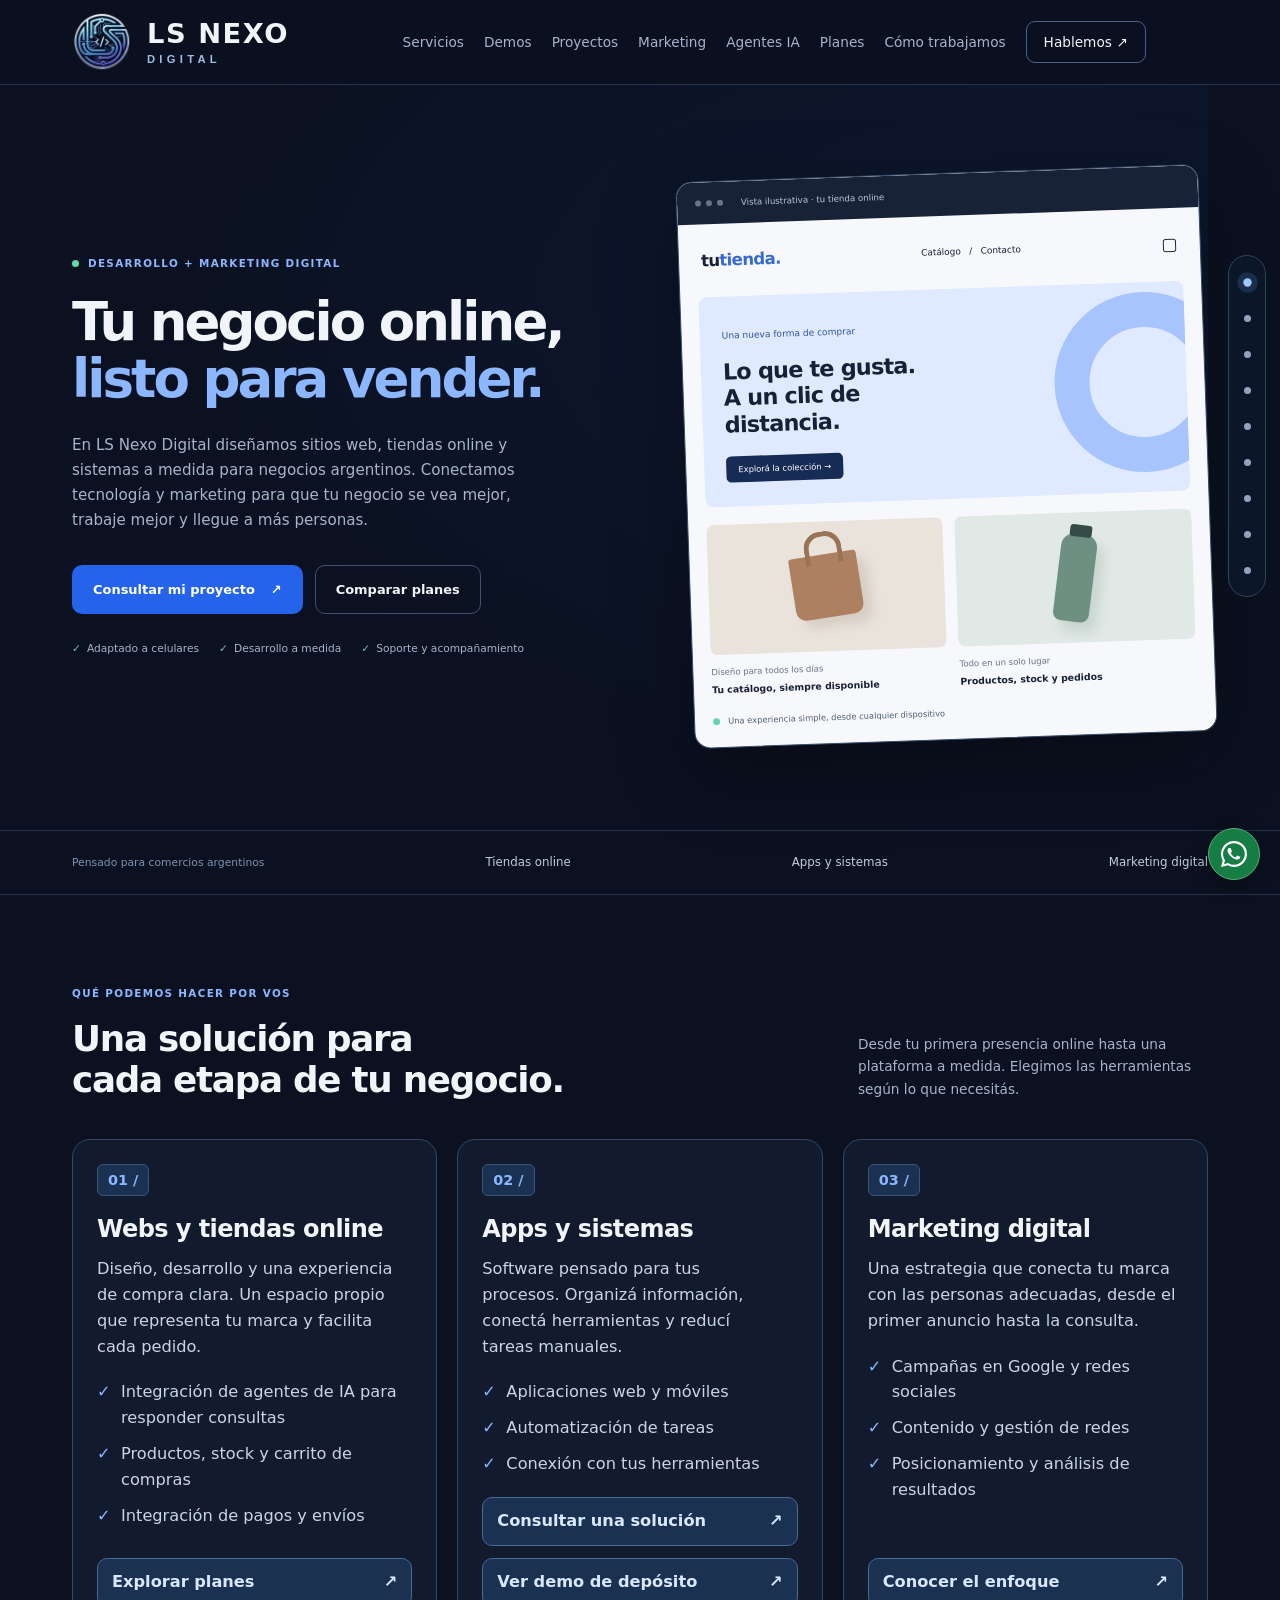
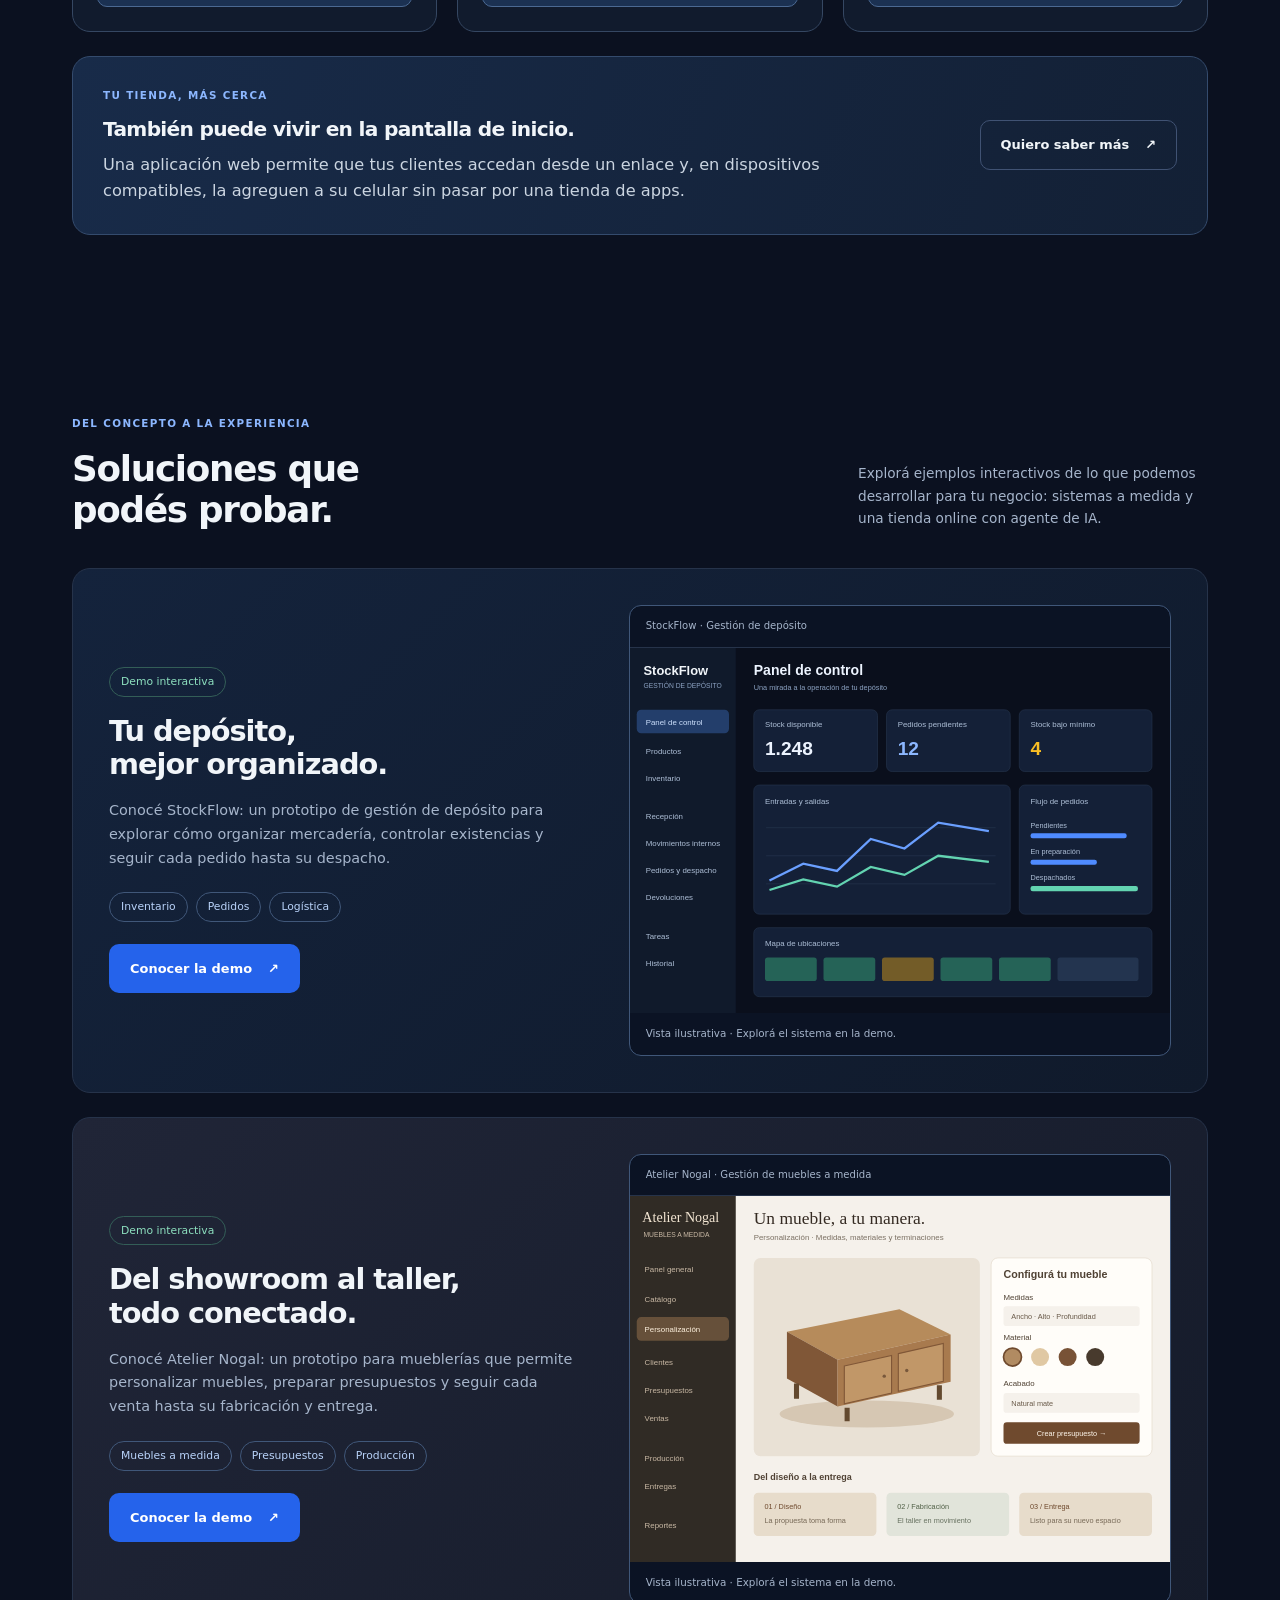
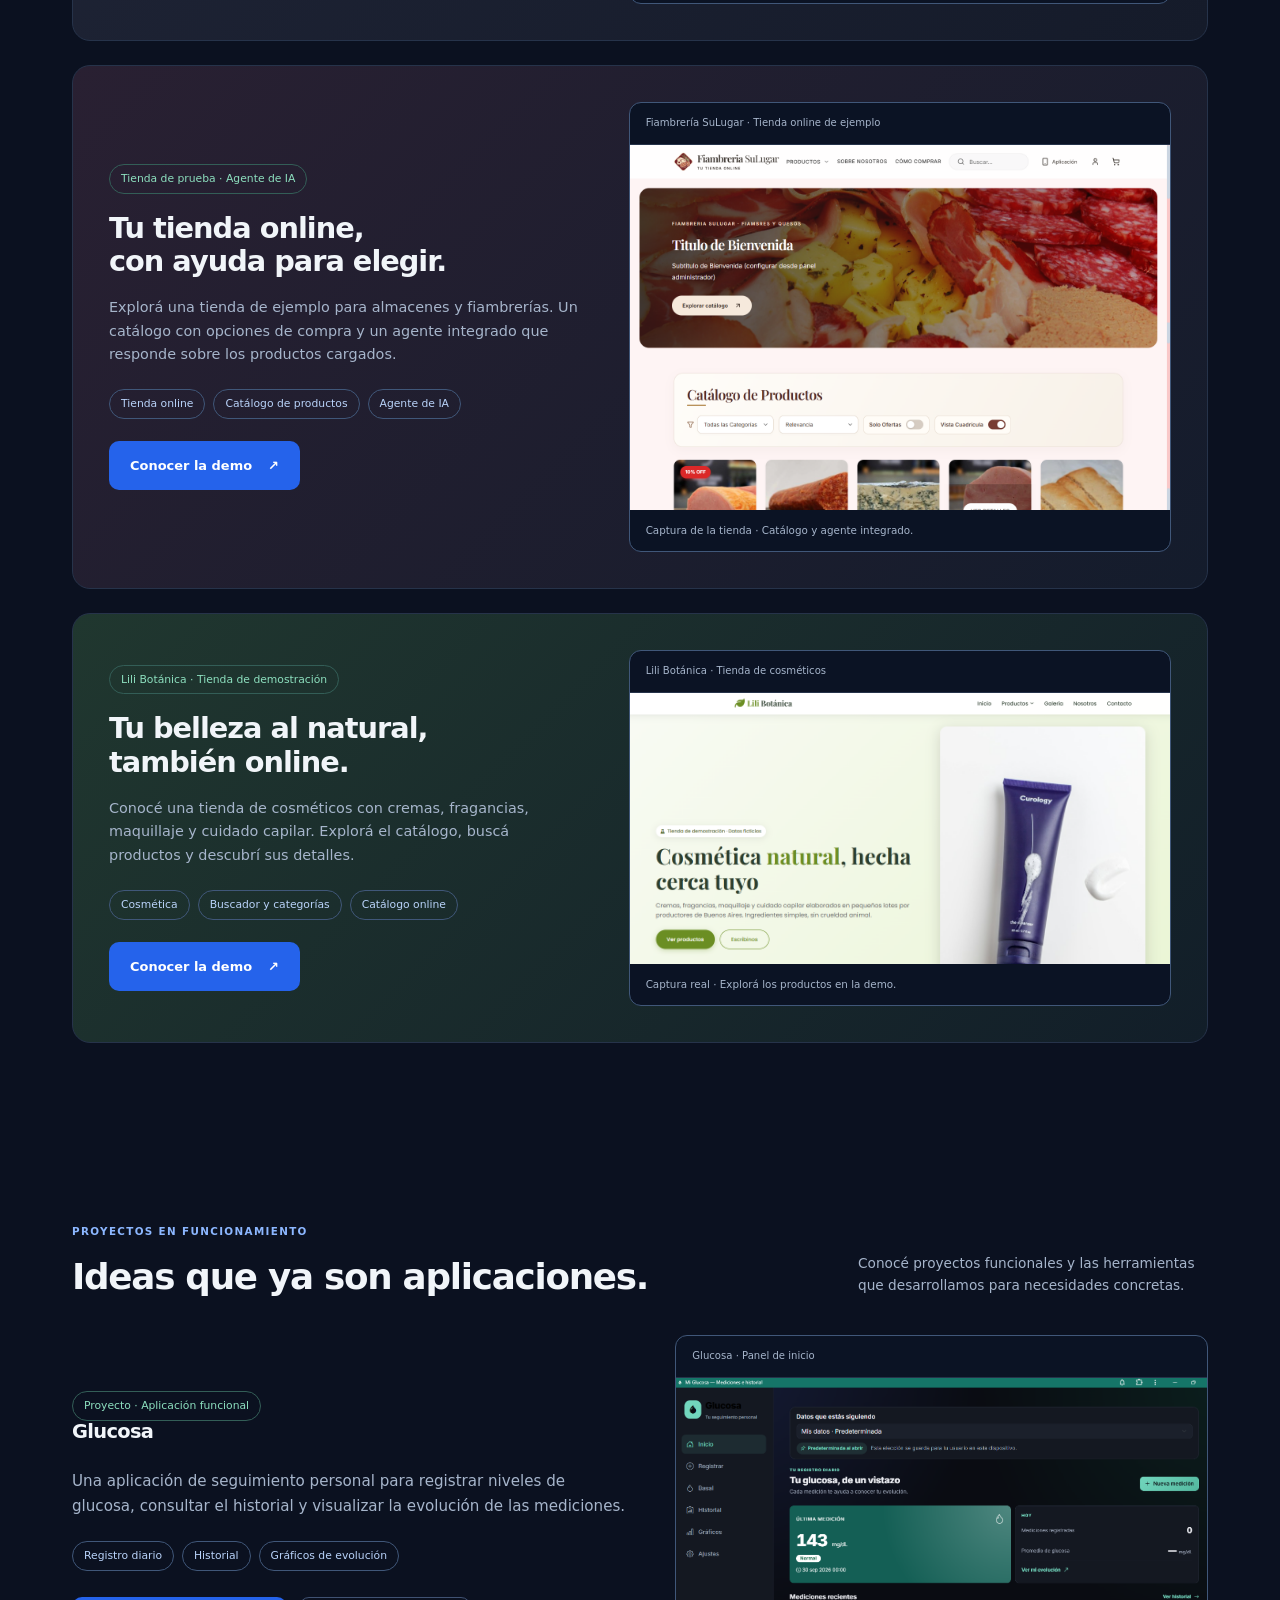
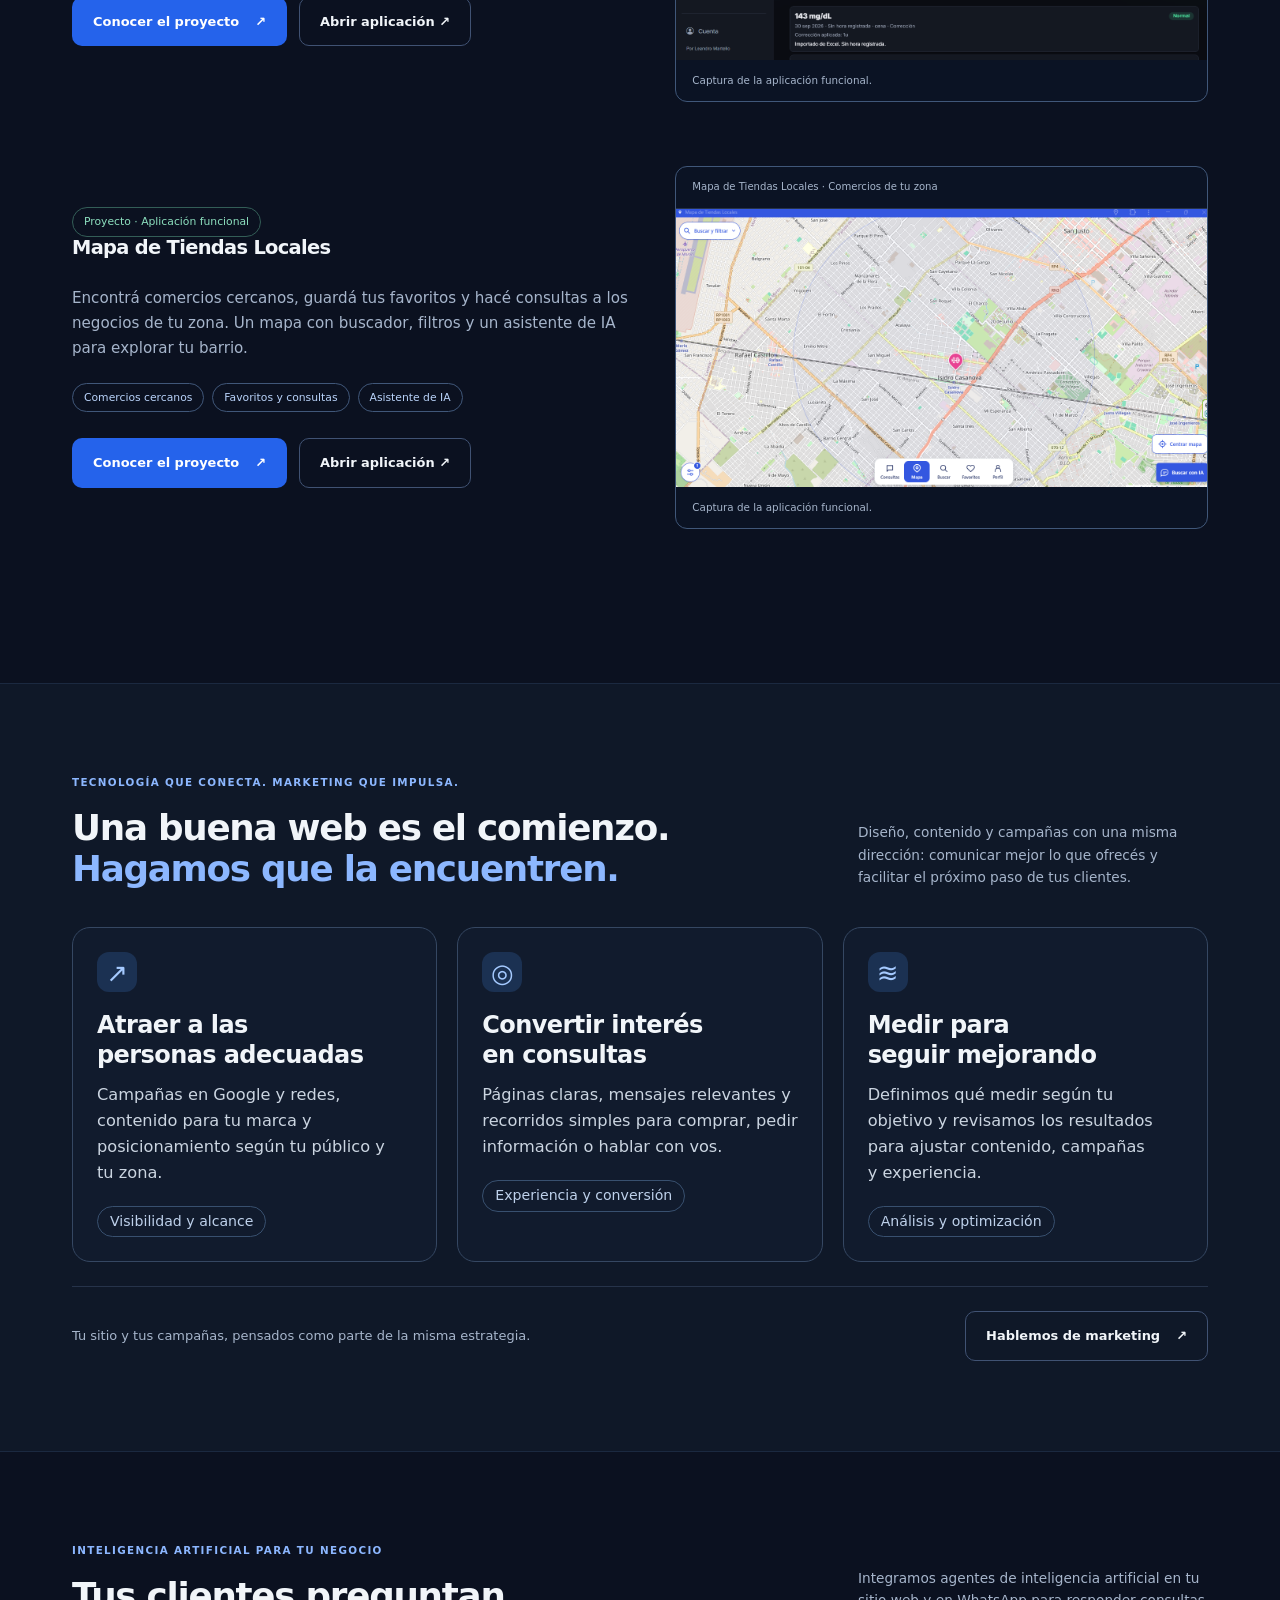
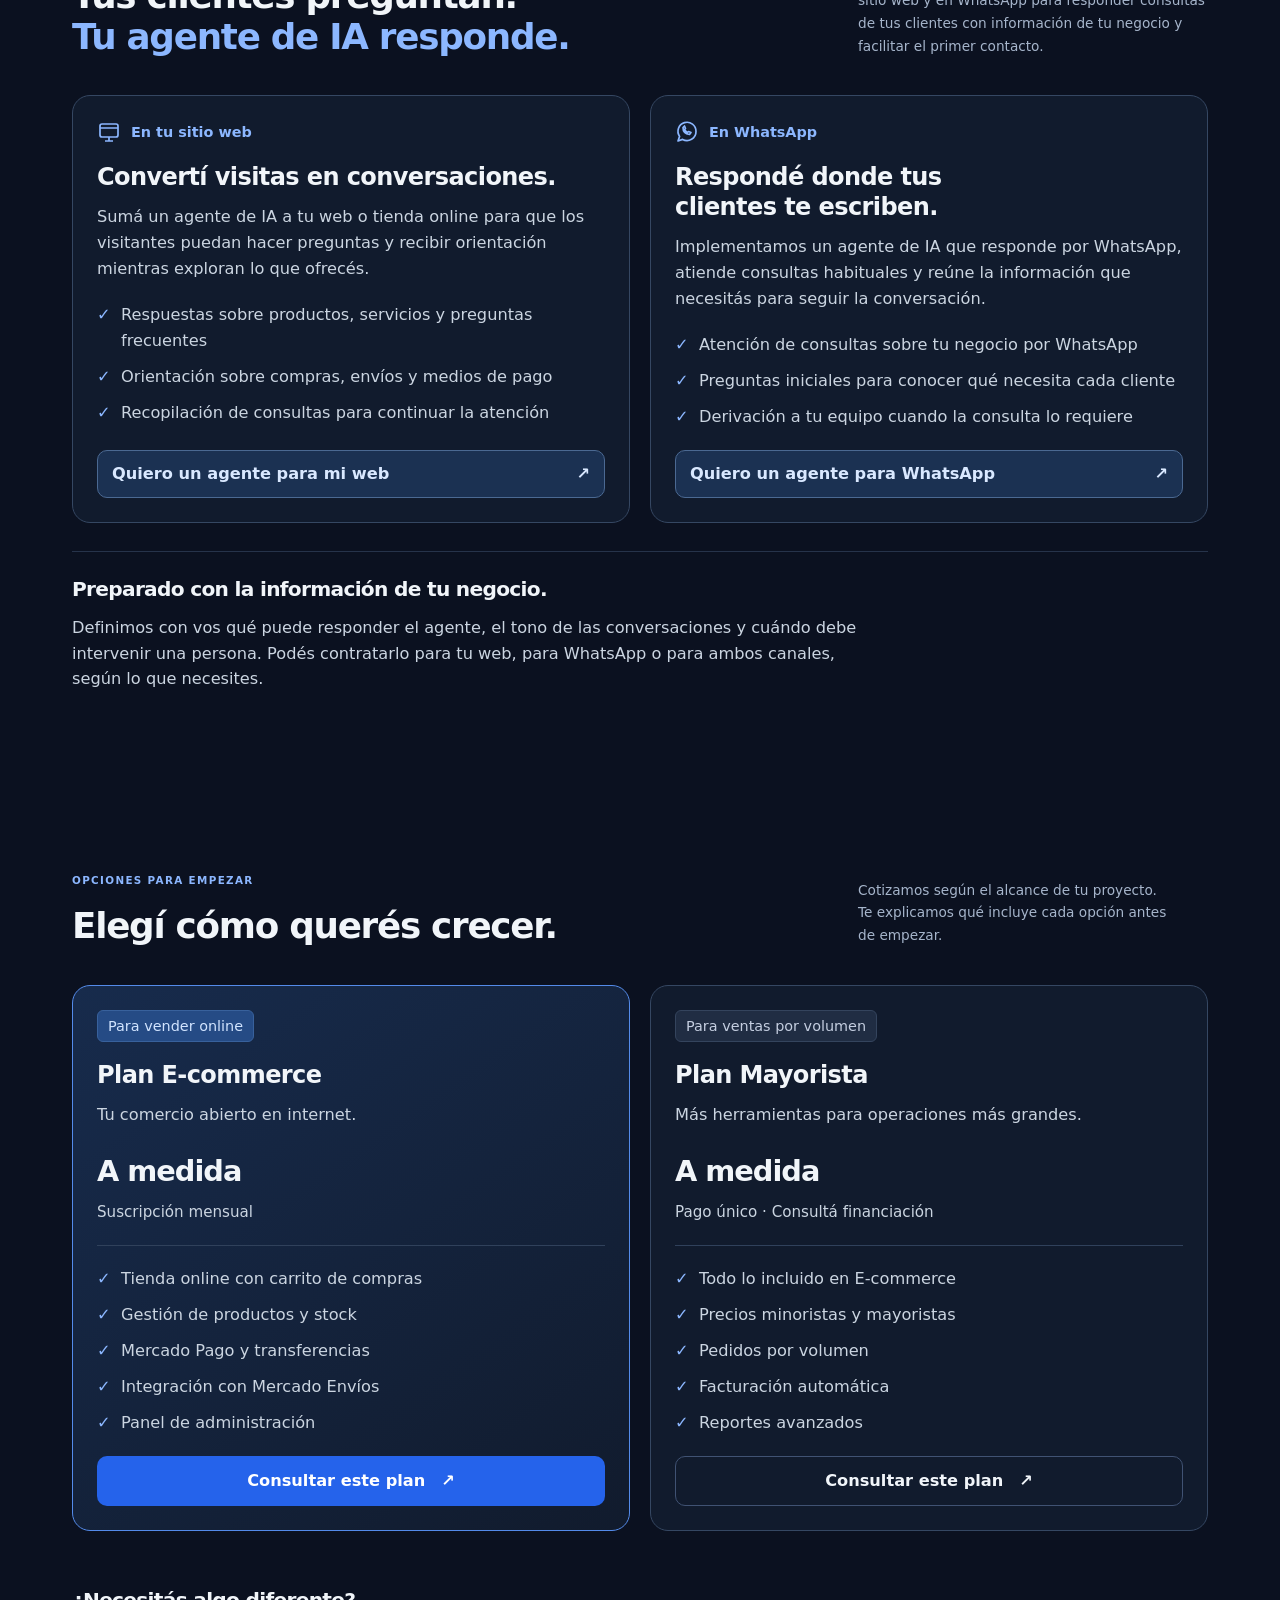
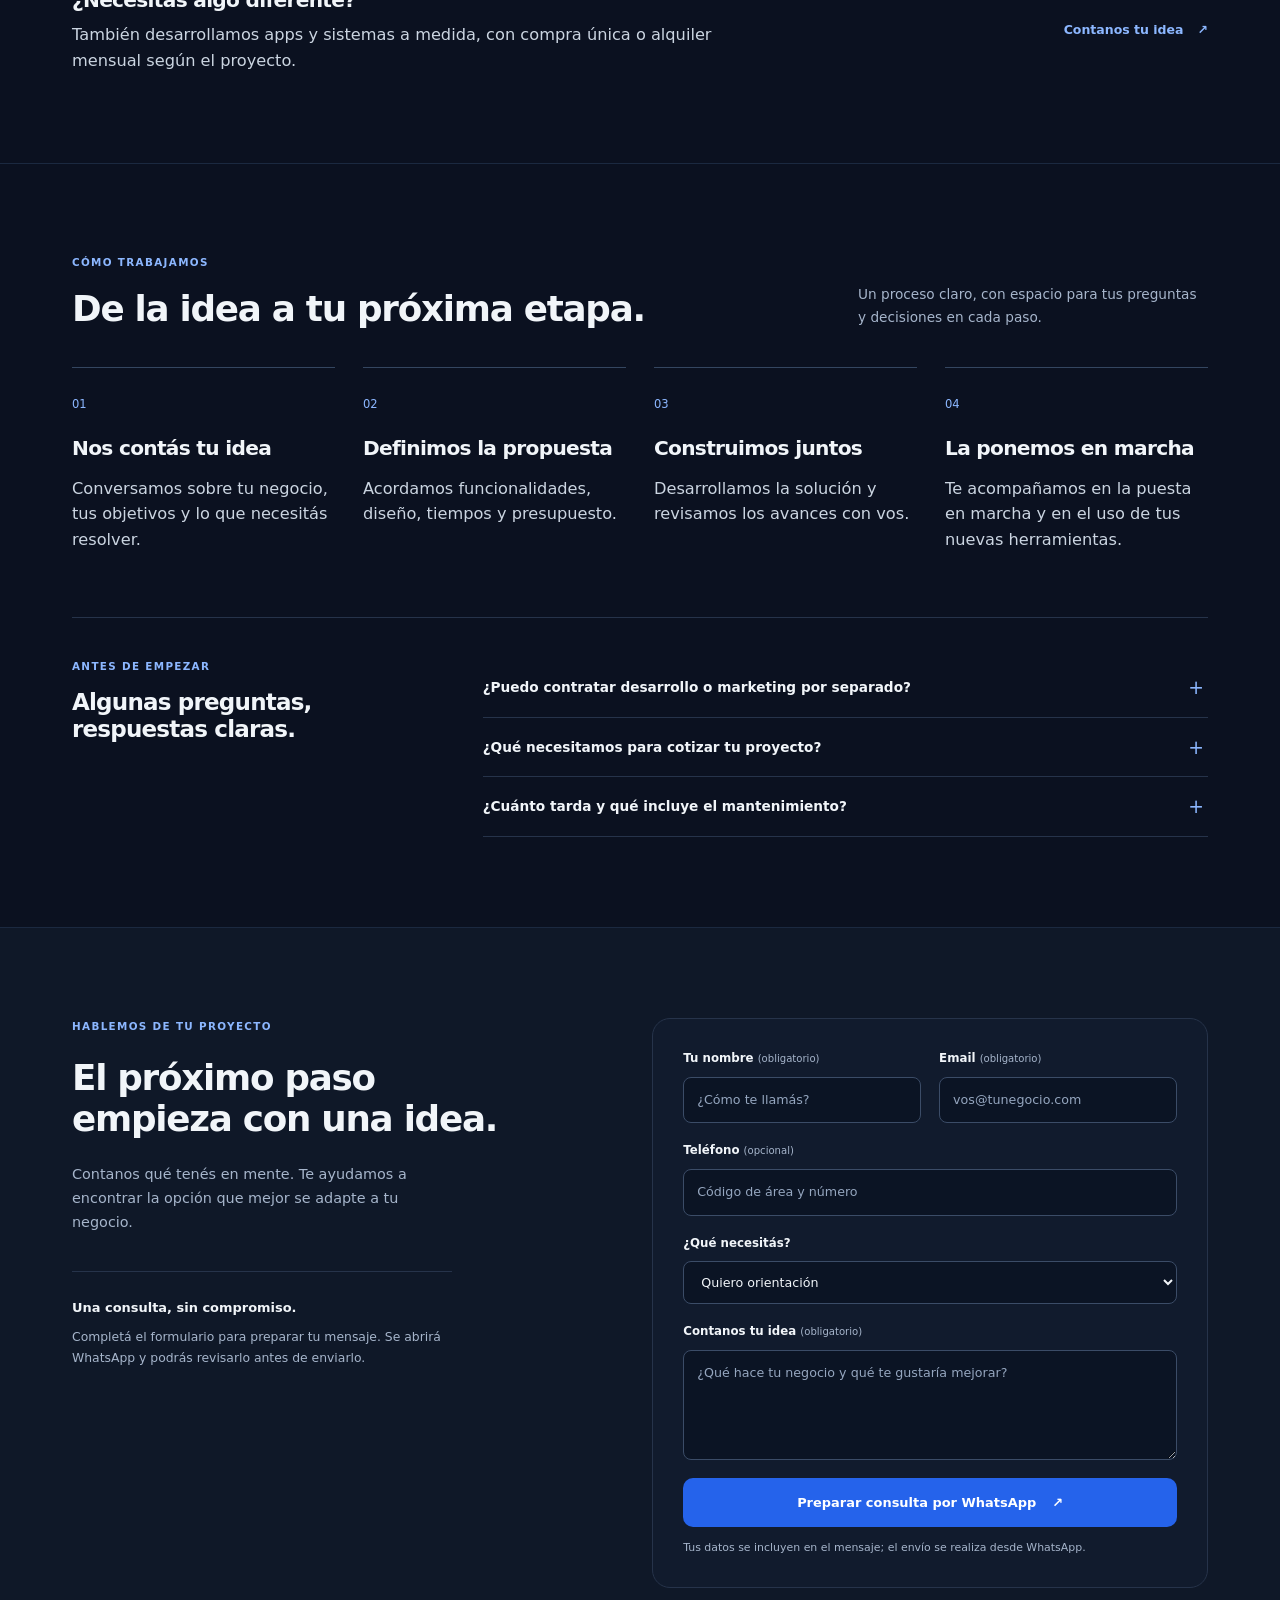
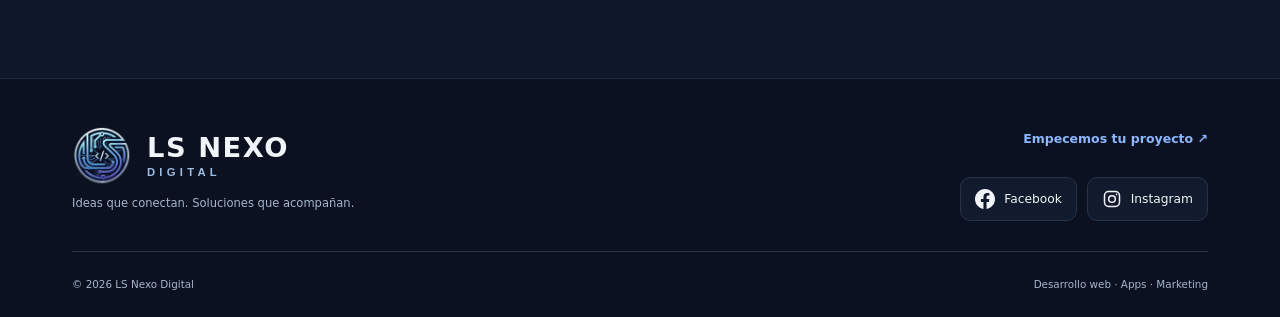
<file: index.html>
<!DOCTYPE html>
<html lang="es">
<head>
    <meta charset="UTF-8">
    <meta name="viewport" content="width=device-width, initial-scale=1">
    <meta name="description" content="Diseñamos webs y tiendas online e integramos agentes de IA para responder consultas en tu sitio y por WhatsApp. Marketing digital para impulsar tu negocio.">
    <meta name="theme-color" content="#0b1120">
    <title>LS Nexo Digital | Diseño web, tiendas online y marketing</title>
    <link rel="canonical" href="https://www.lsnexodigital.com.ar/">
    <script type="application/ld+json">
    {
        "@context": "https://schema.org",
        "@type": "Organization",
        "@id": "https://www.lsnexodigital.com.ar/#organization",
        "name": "LS Nexo Digital",
        "alternateName": "lsnexodigital",
        "url": "https://www.lsnexodigital.com.ar/",
        "logo": "https://www.lsnexodigital.com.ar/img/logo-nexo-transparent.png",
        "description": "Diseño y desarrollo de sitios web, tiendas online, sistemas a medida, agentes de IA para atención en webs y WhatsApp, y marketing digital para negocios argentinos.",
        "email": "info@lsnexodigital.com.ar",
        "sameAs": [
            "https://www.facebook.com/profile.php?id=61595687706414",
            "https://www.instagram.com/lsnexodigital/"
        ]
    }
    </script>
    <link rel="icon" type="image/png" sizes="32x32" href="img/favicon-32.png">
    <link rel="icon" type="image/png" sizes="192x192" href="img/favicon-192.png">
    <link rel="shortcut icon" href="favicon.ico">
    <link rel="apple-touch-icon" sizes="180x180" href="img/apple-touch-icon.png">
    <link rel="stylesheet" href="css/estilos_C.css">
    <link rel="stylesheet" href="css/demos.css">
    <script src="js/script_C.js" defer></script>
</head>
<body>
    <a class="skip-link" href="#contenido">Saltar al contenido</a>
    <header class="header">
        <nav class="navbar container" aria-label="Navegación principal">
            <a href="#inicio" class="logo-link" aria-label="LS Nexo Digital, inicio">
                <img src="img/logo-nexo-transparent.png" alt="" class="logo-img" width="44" height="44">
                <span class="logo-text"><span class="brand-name">LS NEXO</span><span class="brand-descriptor">DIGITAL</span></span>
            </a>
            <button class="hamburger" type="button" aria-expanded="false" aria-controls="menu-principal" aria-label="Abrir menú"><span></span><span></span><span></span></button>
            <ul class="nav-menu" id="menu-principal">
                <li><a href="#servicios" class="nav-link">Servicios</a></li>
                <li><a href="#demos" class="nav-link">Demos</a></li>
                <li><a href="#proyectos" class="nav-link">Proyectos</a></li>
                <li><a href="#marketing" class="nav-link">Marketing</a></li>
                <li><a href="#agentes-ia" class="nav-link">Agentes IA</a></li>
                <li><a href="#planes" class="nav-link">Planes</a></li>
                <li><a href="#proceso" class="nav-link">Cómo trabajamos</a></li>
                <li><a href="#contacto" class="nav-link nav-contact">Hablemos <span aria-hidden="true">↗</span></a></li>
            </ul>
        </nav>
    </header>
    <main id="contenido">
        <section id="inicio" class="hero container" aria-labelledby="hero-title">
            <div class="hero-content">
                <p class="eyebrow"><span class="status-dot" aria-hidden="true"></span> Desarrollo + marketing digital</p>
                <h1 id="hero-title">Tu negocio online,<br><span>listo para vender.</span></h1>
                <p class="hero-description">En LS Nexo Digital diseñamos sitios web, tiendas online y sistemas a medida para negocios argentinos. Conectamos tecnología y marketing para que tu negocio se vea mejor, trabaje mejor y llegue a más personas.</p>
                <div class="hero-buttons">
                    <a href="#contacto" class="button primary">Consultar mi proyecto <span aria-hidden="true">↗</span></a>
                    <a href="#planes" class="button secondary">Comparar planes</a>
                </div>
                <ul class="hero-benefits" aria-label="Beneficios"><li>Adaptado a celulares</li><li>Desarrollo a medida</li><li>Soporte y acompañamiento</li></ul>
            </div>
            <div class="hero-preview" role="img" aria-label="Ejemplo ilustrativo de una tienda online con catálogo de productos y opciones de compra">
                <div class="preview-top"><div class="browser-dots"><b></b><b></b><b></b></div><span>Vista ilustrativa · tu tienda online</span></div>
                <div class="store-nav"><strong>tu<span>tienda.</span></strong><span>Catálogo &nbsp; / &nbsp; Contacto</span><span class="bag-icon" aria-hidden="true">▢</span></div>
                <div class="store-banner"><span>Una nueva forma de comprar</span><h2>Lo que te gusta.<br>A un clic de distancia.</h2><span class="mock-button">Explorá la colección →</span><div class="banner-orbit" aria-hidden="true"></div></div>
                <div class="preview-products"><div class="mock-product"><div class="product-art art-bag"><div></div></div><span>Diseño para todos los días</span><strong>Tu catálogo, siempre disponible</strong></div><div class="mock-product"><div class="product-art art-bottle"><div></div></div><span>Todo en un solo lugar</span><strong>Productos, stock y pedidos</strong></div></div>
                <div class="preview-bottom"><span class="status-dot" aria-hidden="true"></span> Una experiencia simple, desde cualquier dispositivo</div>
            </div>
        </section>
        <div class="capabilities"><div class="container"><span>Pensado para comercios argentinos</span><span>Tiendas online</span><span>Apps y sistemas</span><span>Marketing digital</span></div></div>
        <section id="servicios" class="section container" aria-labelledby="services-title">
            <div class="section-heading"><div><p class="eyebrow">Qué podemos hacer por vos</p><h2 id="services-title">Una solución para<br>cada etapa de tu negocio.</h2></div><p>Desde tu primera presencia online hasta una plataforma a medida. Elegimos las herramientas según lo que necesitás.</p></div>
            <div class="service-grid">
                <article class="service-card"><span class="card-icon" aria-hidden="true">01 /</span><h3>Webs y tiendas online</h3><p>Diseño, desarrollo y una experiencia de compra clara. Un espacio propio que representa tu marca y facilita cada pedido.</p><ul class="feature-list"><li>Integración de agentes de IA para responder consultas</li><li>Productos, stock y carrito de compras</li><li>Integración de pagos y envíos</li></ul><a href="#planes" class="text-link">Explorar planes <span aria-hidden="true">↗</span></a></article>
                <article class="service-card"><span class="card-icon" aria-hidden="true">02 /</span><h3>Apps y sistemas</h3><p>Software pensado para tus procesos. Organizá información, conectá herramientas y reducí tareas manuales.</p><ul class="feature-list"><li>Aplicaciones web y móviles</li><li>Automatización de tareas</li><li>Conexión con tus herramientas</li></ul><a href="#contacto" class="text-link" data-service="app">Consultar una solución <span aria-hidden="true">↗</span></a><a href="demos/deposito.html" class="text-link">Ver demo de depósito <span aria-hidden="true">↗</span></a></article>
                <article class="service-card"><span class="card-icon" aria-hidden="true">03 /</span><h3>Marketing digital</h3><p>Una estrategia que conecta tu marca con las personas adecuadas, desde el primer anuncio hasta la consulta.</p><ul class="feature-list"><li>Campañas en Google y redes sociales</li><li>Contenido y gestión de redes</li><li>Posicionamiento y análisis de resultados</li></ul><a href="#marketing" class="text-link">Conocer el enfoque <span aria-hidden="true">↗</span></a></article>
            </div>
            <aside class="pwa-callout"><div><span class="eyebrow">Tu tienda, más cerca</span><h3>También puede vivir en la pantalla de inicio.</h3><p>Una aplicación web permite que tus clientes accedan desde un enlace y, en dispositivos compatibles, la agreguen a su celular sin pasar por una tienda de apps.</p></div><a href="#contacto" class="button secondary" data-service="pwa">Quiero saber más <span aria-hidden="true">↗</span></a></aside>
        </section>
        <section id="demos" class="section container" aria-labelledby="demos-title">
            <div class="section-heading"><div><p class="eyebrow">Del concepto a la experiencia</p><h2 id="demos-title">Soluciones que<br>podés probar.</h2></div><p>Explorá ejemplos interactivos de lo que podemos desarrollar para tu negocio: sistemas a medida y una tienda online con agente de IA.</p></div>
            <article class="demo-feature">
                <div><span class="demo-badge">Demo interactiva</span><h3>Tu depósito,<br>mejor organizado.</h3><p>Conocé StockFlow: un prototipo de gestión de depósito para explorar cómo organizar mercadería, controlar existencias y seguir cada pedido hasta su despacho.</p><div class="demo-tags"><span>Inventario</span><span>Pedidos</span><span>Logística</span></div><a class="button primary" href="demos/deposito.html">Conocer la demo <span aria-hidden="true">↗</span></a></div>
                <figure class="demo-window"><figcaption>StockFlow · Gestión de depósito</figcaption><img src="img/stockflow-preview.svg" alt="Vista ilustrativa del panel de StockFlow con indicadores, pedidos y ubicaciones" width="960" height="650" loading="lazy"><p>Vista ilustrativa · Explorá el sistema en la demo.</p></figure>
            </article>
            <article class="demo-feature demo-feature-muebles">
                <div><span class="demo-badge">Demo interactiva</span><h3>Del showroom al taller,<br>todo conectado.</h3><p>Conocé Atelier Nogal: un prototipo para mueblerías que permite personalizar muebles, preparar presupuestos y seguir cada venta hasta su fabricación y entrega.</p><div class="demo-tags"><span>Muebles a medida</span><span>Presupuestos</span><span>Producción</span></div><a class="button primary" href="demos/muebles.html">Conocer la demo <span aria-hidden="true">↗</span></a></div>
                <figure class="demo-window"><figcaption>Atelier Nogal · Gestión de muebles a medida</figcaption><img src="img/muebles-preview.svg" alt="Vista ilustrativa de un configurador de muebles con materiales y etapas de producción" width="960" height="650" loading="lazy"><p>Vista ilustrativa · Explorá el sistema en la demo.</p></figure>
            </article>
            <article class="demo-feature demo-feature-tienda">
                <div><span class="demo-badge">Tienda de prueba · Agente de IA</span><h3>Tu tienda online,<br>con ayuda para elegir.</h3><p>Explorá una tienda de ejemplo para almacenes y fiambrerías. Un catálogo con opciones de compra y un agente integrado que responde sobre los productos cargados.</p><div class="demo-tags"><span>Tienda online</span><span>Catálogo de productos</span><span>Agente de IA</span></div><a class="button primary" href="demos/tienda.html">Conocer la demo <span aria-hidden="true">↗</span></a></div>
                <figure class="demo-window"><figcaption>Fiambrería SuLugar · Tienda online de ejemplo</figcaption><img class="demo-store-image" src="img/tienda-preview.png" alt="Captura de la tienda de prueba con catálogo de fiambres, quesos y panificados" width="1366" height="2643" loading="lazy"><p>Captura de la tienda · Catálogo y agente integrado.</p></figure>
            </article>
            <article class="demo-feature demo-feature-botanica">
                <div><span class="demo-badge">Lili Botánica · Tienda de demostración</span><h3>Tu belleza al natural,<br>también online.</h3><p>Conocé una tienda de cosméticos con cremas, fragancias, maquillaje y cuidado capilar. Explorá el catálogo, buscá productos y descubrí sus detalles.</p><div class="demo-tags"><span>Cosmética</span><span>Buscador y categorías</span><span>Catálogo online</span></div><a class="button primary" href="demos/lili-botanica.html">Conocer la demo <span aria-hidden="true">↗</span></a></div>
                <figure class="demo-window"><figcaption>Lili Botánica · Tienda de cosméticos</figcaption><img src="img/lili-botanica-preview.png" alt="Captura real de la página de inicio de Lili Botánica" width="1184" height="594" loading="lazy"><p>Captura real · Explorá los productos en la demo.</p></figure>
            </article>
        </section>
        <section id="proyectos" class="section container" aria-labelledby="projects-title">
            <div class="section-heading"><div><p class="eyebrow">Proyectos en funcionamiento</p><h2 id="projects-title">Ideas que ya son aplicaciones.</h2></div><p>Conocé proyectos funcionales y las herramientas que desarrollamos para necesidades concretas.</p></div>
            <article class="demo-hero">
                <div><span class="demo-badge">Proyecto · Aplicación funcional</span><h3>Glucosa</h3><p class="hero-description">Una aplicación de seguimiento personal para registrar niveles de glucosa, consultar el historial y visualizar la evolución de las mediciones.</p><div class="demo-tags"><span>Registro diario</span><span>Historial</span><span>Gráficos de evolución</span></div><div class="demo-actions"><a class="button primary" href="Glucosa/">Conocer el proyecto <span aria-hidden="true">↗</span></a><a class="button secondary" href="https://medidorglucosa.netlify.app/" target="_blank" rel="noopener noreferrer">Abrir aplicación ↗</a></div></div>
                <figure class="demo-window"><figcaption>Glucosa · Panel de inicio</figcaption><a href="Glucosa/" aria-label="Conocer el proyecto Glucosa"><img src="Glucosa/assets/inicio.png" alt="Panel de Glucosa con última medición y registros recientes" width="1327" height="707" loading="lazy"></a><p>Captura de la aplicación funcional.</p></figure>
            </article>
            <article class="demo-hero">
                <div><span class="demo-badge">Proyecto · Aplicación funcional</span><h3>Mapa de Tiendas Locales</h3><p class="hero-description">Encontrá comercios cercanos, guardá tus favoritos y hacé consultas a los negocios de tu zona. Un mapa con buscador, filtros y un asistente de IA para explorar tu barrio.</p><div class="demo-tags"><span>Comercios cercanos</span><span>Favoritos y consultas</span><span>Asistente de IA</span></div><div class="demo-actions"><a class="button primary" href="Mapas/">Conocer el proyecto <span aria-hidden="true">↗</span></a><a class="button secondary" href="https://mapalocales.vercel.app/" target="_blank" rel="noopener noreferrer">Abrir aplicación ↗</a></div></div>
                <figure class="demo-window"><figcaption>Mapa de Tiendas Locales · Comercios de tu zona</figcaption><a href="Mapas/" aria-label="Conocer el proyecto Mapa de Tiendas Locales"><img src="Mapas/assets/mapa.png" alt="Mapa de comercios cercanos con buscador, filtros y asistente de IA" width="1346" height="704" loading="lazy"></a><p>Captura de la aplicación funcional.</p></figure>
            </article>
        </section>
        <section id="marketing" class="section section-tinted" aria-labelledby="marketing-title">
            <div class="container">
                <div class="section-heading"><div><p class="eyebrow">Tecnología que conecta. Marketing que impulsa.</p><h2 id="marketing-title">Una buena web es el comienzo.<br><span class="accent-text">Hagamos que la encuentren.</span></h2></div><p>Diseño, contenido y campañas con una misma dirección: comunicar mejor lo que ofrecés y facilitar el próximo paso de tus clientes.</p></div>
                <div class="marketing-grid">
                    <article class="marketing-step"><span class="marketing-symbol" aria-hidden="true">↗</span><h3>Atraer a las personas adecuadas</h3><p>Campañas en Google y redes, contenido para tu marca y posicionamiento según tu público y tu zona.</p><span class="pill">Visibilidad y alcance</span></article>
                    <article class="marketing-step"><span class="marketing-symbol" aria-hidden="true">◎</span><h3>Convertir interés en consultas</h3><p>Páginas claras, mensajes relevantes y recorridos simples para comprar, pedir información o hablar con vos.</p><span class="pill">Experiencia y conversión</span></article>
                    <article class="marketing-step"><span class="marketing-symbol" aria-hidden="true">≋</span><h3>Medir para seguir mejorando</h3><p>Definimos qué medir según tu objetivo y revisamos los resultados para ajustar contenido, campañas y experiencia.</p><span class="pill">Análisis y optimización</span></article>
                </div>
                <div class="marketing-footer"><p>Tu sitio y tus campañas, pensados como parte de la misma estrategia.</p><a href="#contacto" class="button secondary" data-service="marketing">Hablemos de marketing <span aria-hidden="true">↗</span></a></div>
            </div>
        </section>
        <section id="agentes-ia" class="section container" aria-labelledby="ai-title">
            <div class="section-heading">
                <div><p class="eyebrow">Inteligencia artificial para tu negocio</p><h2 id="ai-title">Tus clientes preguntan.<br><span class="accent-text">Tu agente de IA responde.</span></h2></div>
                <p>Integramos agentes de inteligencia artificial en tu sitio web y en WhatsApp para responder consultas de tus clientes con información de tu negocio y facilitar el primer contacto.</p>
            </div>
            <div class="ai-grid">
                <article class="service-card">
                    <span class="ai-channel"><svg viewBox="0 0 24 24" width="24" height="24" fill="none" stroke="currentColor" stroke-width="1.7" aria-hidden="true"><rect x="3" y="4" width="18" height="13" rx="2"/><path d="M3 8h18M8 21h8m-4-4v4"/></svg> En tu sitio web</span>
                    <h3>Convertí visitas en conversaciones.</h3>
                    <p>Sumá un agente de IA a tu web o tienda online para que los visitantes puedan hacer preguntas y recibir orientación mientras exploran lo que ofrecés.</p>
                    <ul class="feature-list"><li>Respuestas sobre productos, servicios y preguntas frecuentes</li><li>Orientación sobre compras, envíos y medios de pago</li><li>Recopilación de consultas para continuar la atención</li></ul>
                    <a href="#contacto" class="text-link" data-service="ia-web">Quiero un agente para mi web <span aria-hidden="true">↗</span></a>
                </article>
                <article class="service-card">
                    <span class="ai-channel"><svg viewBox="0 0 24 24" width="24" height="24" fill="none" stroke="currentColor" stroke-width="1.7" stroke-linecap="round" stroke-linejoin="round" aria-hidden="true"><path d="M21 11.5a9 9 0 0 1-13.4 7.9L3 21l1.6-4.6A9 9 0 1 1 21 11.5Z"/><path d="M8 7.5c0 4 2.5 6.5 6.5 7l1.5-2-2.5-1-1 1a7 7 0 0 1-3-3l1-1-1-2.5Z"/></svg> En WhatsApp</span>
                    <h3>Respondé donde tus clientes te escriben.</h3>
                    <p>Implementamos un agente de IA que responde por WhatsApp, atiende consultas habituales y reúne la información que necesitás para seguir la conversación.</p>
                    <ul class="feature-list"><li>Atención de consultas sobre tu negocio por WhatsApp</li><li>Preguntas iniciales para conocer qué necesita cada cliente</li><li>Derivación a tu equipo cuando la consulta lo requiere</li></ul>
                    <a href="#contacto" class="text-link" data-service="ia-whatsapp">Quiero un agente para WhatsApp <span aria-hidden="true">↗</span></a>
                </article>
            </div>
            <div class="ai-setup"><h3>Preparado con la información de tu negocio.</h3><p>Definimos con vos qué puede responder el agente, el tono de las conversaciones y cuándo debe intervenir una persona. Podés contratarlo para tu web, para WhatsApp o para ambos canales, según lo que necesites.</p></div>
        </section>
        <section id="planes" class="section section-tinted" aria-labelledby="plans-title"><div class="container">
            <div class="section-heading"><div><p class="eyebrow">Opciones para empezar</p><h2 id="plans-title">Elegí cómo querés crecer.</h2></div><p>Cotizamos según el alcance de tu proyecto. Te explicamos qué incluye cada opción antes de empezar.</p></div>
            <div class="plans-grid">
                <article class="plan-card featured"><span class="plan-badge">Para vender online</span><h3>Plan E-commerce</h3><p>Tu comercio abierto en internet.</p><div class="plan-price">A medida <span>Suscripción mensual</span></div><ul class="feature-list"><li>Tienda online con carrito de compras</li><li>Gestión de productos y stock</li><li>Mercado Pago y transferencias</li><li>Integración con Mercado Envíos</li><li>Panel de administración</li></ul><a href="#contacto" class="button primary" data-plan="Plan E-commerce">Consultar este plan <span aria-hidden="true">↗</span></a></article>
                <article class="plan-card"><span class="plan-badge subdued">Para ventas por volumen</span><h3>Plan Mayorista</h3><p>Más herramientas para operaciones más grandes.</p><div class="plan-price">A medida <span>Pago único · Consultá financiación</span></div><ul class="feature-list"><li>Todo lo incluido en E-commerce</li><li>Precios minoristas y mayoristas</li><li>Pedidos por volumen</li><li>Facturación automática</li><li>Reportes avanzados</li></ul><a href="#contacto" class="button secondary" data-plan="Plan Mayorista">Consultar este plan <span aria-hidden="true">↗</span></a></article>
            </div>
            <div class="custom-plan"><div><h3>¿Necesitás algo diferente?</h3><p>También desarrollamos apps y sistemas a medida, con compra única o alquiler mensual según el proyecto.</p></div><a href="#contacto" class="text-link" data-service="app">Contanos tu idea <span aria-hidden="true">↗</span></a></div>
        </div></section>
        <section id="proceso" class="section container" aria-labelledby="process-title">
            <div class="section-heading"><div><p class="eyebrow">Cómo trabajamos</p><h2 id="process-title">De la idea a tu próxima etapa.</h2></div><p>Un proceso claro, con espacio para tus preguntas y decisiones en cada paso.</p></div>
            <ol class="process-grid"><li><span>01</span><h3>Nos contás tu idea</h3><p>Conversamos sobre tu negocio, tus objetivos y lo que necesitás resolver.</p></li><li><span>02</span><h3>Definimos la propuesta</h3><p>Acordamos funcionalidades, diseño, tiempos y presupuesto.</p></li><li><span>03</span><h3>Construimos juntos</h3><p>Desarrollamos la solución y revisamos los avances con vos.</p></li><li><span>04</span><h3>La ponemos en marcha</h3><p>Te acompañamos en la puesta en marcha y en el uso de tus nuevas herramientas.</p></li></ol>
            <div class="faq-block">
                <div><p class="eyebrow">Antes de empezar</p><h3>Algunas preguntas,<br>respuestas claras.</h3></div>
                <div class="faq-list">
                    <details><summary>¿Puedo contratar desarrollo o marketing por separado?</summary><p>Sí. Podemos trabajar en tu sitio, tienda o sistema, en una estrategia de marketing, o en ambos. La propuesta se adapta a lo que tu negocio necesita.</p></details>
                    <details><summary>¿Qué necesitamos para cotizar tu proyecto?</summary><p>Una descripción de tu negocio, el objetivo y las funciones que necesitás. Si tenés referencias de diseño o una fecha en mente, también nos ayudan a definir el alcance.</p></details>
                    <details><summary>¿Cuánto tarda y qué incluye el mantenimiento?</summary><p>Los tiempos dependen del alcance. En la propuesta definimos las etapas, las entregas y las condiciones de hosting, soporte y mantenimiento para que tengas claro qué estás contratando.</p></details>
                </div>
            </div>
        </section>
        <section id="contacto" class="section section-tinted" aria-labelledby="contact-title"><div class="container contact-grid">
            <div class="contact-copy"><p class="eyebrow">Hablemos de tu proyecto</p><h2 id="contact-title">El próximo paso<br>empieza con una idea.</h2><p>Contanos qué tenés en mente. Te ayudamos a encontrar la opción que mejor se adapte a tu negocio.</p><div class="contact-note"><strong>Una consulta, sin compromiso.</strong><p>Completá el formulario para preparar tu mensaje. Se abrirá WhatsApp y podrás revisarlo antes de enviarlo.</p></div></div>
            <form id="contactForm" class="contact-form">
                <div class="form-row"><div class="field"><label for="nombre">Tu nombre <span>(obligatorio)</span></label><input type="text" id="nombre" name="nombre" autocomplete="name" placeholder="¿Cómo te llamás?" maxlength="100" required></div><div class="field"><label for="email">Email <span>(obligatorio)</span></label><input type="email" id="email" name="email" autocomplete="email" placeholder="vos@tunegocio.com" maxlength="200" required></div></div>
                <div class="field"><label for="telefono">Teléfono <span>(opcional)</span></label><input type="tel" id="telefono" name="telefono" autocomplete="tel" placeholder="Código de área y número" maxlength="40"></div>
                <div class="field"><label for="servicio">¿Qué necesitás?</label><select id="servicio" name="servicio"><option value="">Quiero orientación</option><option value="web">Un sitio web</option><option value="ecommerce">Una tienda online</option><option value="mayorista">Una tienda mayorista</option><option value="app">Una app o sistema a medida</option><option value="pwa">Una app desde el navegador</option><option value="marketing">Marketing digital</option><option value="ia-web">Un agente de IA para mi web</option><option value="ia-whatsapp">Un agente de IA para WhatsApp</option><option value="ia-ambos">Agentes de IA para web y WhatsApp</option></select></div>
                <div class="field"><label for="mensaje">Contanos tu idea <span>(obligatorio)</span></label><textarea id="mensaje" name="mensaje" rows="4" placeholder="¿Qué hace tu negocio y qué te gustaría mejorar?" maxlength="2500" required></textarea></div>
                <button type="submit" class="button primary">Preparar consulta por WhatsApp <span aria-hidden="true">↗</span></button>
                <p class="form-help">Tus datos se incluyen en el mensaje; el envío se realiza desde WhatsApp.</p>
                <p id="form-status" class="form-status" role="status" aria-live="polite"></p>
                <noscript><p>Para preparar el mensaje, activá JavaScript o escribinos a <a href="mailto:info@lsnexodigital.com.ar">info@lsnexodigital.com.ar</a>.</p></noscript>
            </form>
        </div></section>
    </main>
    <nav class="section-nav" aria-label="Ir a una sección">
        <a href="#inicio" class="section-dot" aria-label="Inicio" aria-current="location"><span class="dot-label">Inicio</span><span class="dot-mark" aria-hidden="true"></span></a>
        <a href="#servicios" class="section-dot" aria-label="Servicios"><span class="dot-label">Servicios</span><span class="dot-mark" aria-hidden="true"></span></a>
        <a href="#demos" class="section-dot" aria-label="Demos"><span class="dot-label">Demos</span><span class="dot-mark" aria-hidden="true"></span></a>
        <a href="#proyectos" class="section-dot" aria-label="Proyectos"><span class="dot-label">Proyectos</span><span class="dot-mark" aria-hidden="true"></span></a>
        <a href="#marketing" class="section-dot" aria-label="Marketing"><span class="dot-label">Marketing</span><span class="dot-mark" aria-hidden="true"></span></a>
        <a href="#agentes-ia" class="section-dot" aria-label="Agentes de IA"><span class="dot-label">Agentes de IA</span><span class="dot-mark" aria-hidden="true"></span></a>
        <a href="#planes" class="section-dot" aria-label="Planes"><span class="dot-label">Planes</span><span class="dot-mark" aria-hidden="true"></span></a>
        <a href="#proceso" class="section-dot" aria-label="Cómo trabajamos"><span class="dot-label">Cómo trabajamos</span><span class="dot-mark" aria-hidden="true"></span></a>
        <a href="#contacto" class="section-dot" aria-label="Contacto"><span class="dot-label">Contacto</span><span class="dot-mark" aria-hidden="true"></span></a>
    </nav>
    <a href="#inicio" class="back-to-top" aria-label="Volver arriba"><span aria-hidden="true">↑</span><span class="top-label">Volver arriba</span></a>
    <footer class="footer">
        <div class="container footer-content">
            <div><a href="#inicio" class="logo-link" aria-label="LS Nexo Digital, inicio"><img src="img/logo-nexo-transparent.png" alt="" class="logo-img" width="44" height="44" loading="lazy"><span class="logo-text"><span class="brand-name">LS NEXO</span><span class="brand-descriptor">DIGITAL</span></span></a><p>Ideas que conectan. Soluciones que acompañan.</p></div>
            <div class="footer-connect">
                <a href="#contacto" class="text-link">Empecemos tu proyecto ↗</a>
                <nav class="social-links" aria-label="Redes sociales">
                    <a class="social-link" href="https://www.facebook.com/profile.php?id=61595687706414" target="_blank" rel="noopener noreferrer" aria-label="LS Nexo Digital en Facebook (se abre en una pestaña nueva)">
                        <svg viewBox="0 0 24 24" width="20" height="20" fill="currentColor" aria-hidden="true"><path d="M24 12.073C24 5.405 18.627 0 12 0S0 5.405 0 12.073C0 18.1 4.388 23.095 10.125 24v-8.437H7.078v-3.49h3.047v-2.66c0-3.025 1.792-4.697 4.533-4.697 1.312 0 2.686.236 2.686.236v2.972H15.83c-1.49 0-1.955.931-1.955 1.887v2.262h3.328l-.532 3.49h-2.796V24C19.612 23.095 24 18.1 24 12.073Z"/></svg>
                        <span>Facebook</span>
                    </a>
                    <a class="social-link" href="https://www.instagram.com/lsnexodigital/" target="_blank" rel="noopener noreferrer" aria-label="LS Nexo Digital en Instagram (se abre en una pestaña nueva)">
                        <svg viewBox="0 0 24 24" width="20" height="20" fill="none" stroke="currentColor" stroke-width="1.8" aria-hidden="true"><rect x="3" y="3" width="18" height="18" rx="5"/><circle cx="12" cy="12" r="4"/><circle cx="17.5" cy="6.5" r="1" fill="currentColor" stroke="none"/></svg>
                        <span>Instagram</span>
                    </a>
                </nav>
            </div>
        </div>
        <div class="container footer-bottom"><span>© 2026 LS Nexo Digital</span><span>Desarrollo web · Apps · Marketing</span></div>
    </footer>
    <a href="https://api.whatsapp.com/send?phone=5491133275667" class="whatsapp-float" target="_blank" rel="noopener noreferrer" aria-label="Abrir una conversación en WhatsApp"><svg viewBox="0 0 24 24" width="26" height="26" fill="currentColor" aria-hidden="true"><path d="M20.5 3.5A11.9 11.9 0 0 0 12 0C5.4 0 0 5.4 0 12c0 2.1.6 4.2 1.6 6L0 24l6.2-1.6A12 12 0 0 0 12 24c6.6 0 12-5.4 12-12 0-3.2-1.2-6.2-3.5-8.5ZM12 22a10 10 0 0 1-5.1-1.4l-.4-.2-3.7 1 1-3.6-.3-.4A10 10 0 1 1 12 22Zm5.5-7.5c-.3-.1-1.8-.9-2.1-1-.3-.1-.5-.1-.7.2-.2.3-.8 1-.9 1.2-.2.2-.3.2-.6.1-.3-.2-1.3-.5-2.4-1.5-.9-.8-1.5-1.8-1.7-2.1-.2-.3 0-.5.1-.6l.5-.6.3-.5c.1-.2 0-.4 0-.6l-1-2.2c-.2-.6-.5-.5-.7-.5h-.6c-.2 0-.5.1-.7.3-.3.3-1 1-1 2.4s1 2.7 1.2 2.9c.1.2 2 3 4.9 4.3.7.3 1.2.5 1.6.6.7.2 1.3.2 1.8.1.6-.1 1.8-.7 2-1.4.3-.7.3-1.3.2-1.4-.1-.1-.3-.2-.6-.4Z"/></svg></a>
</body>
</html>
</file>
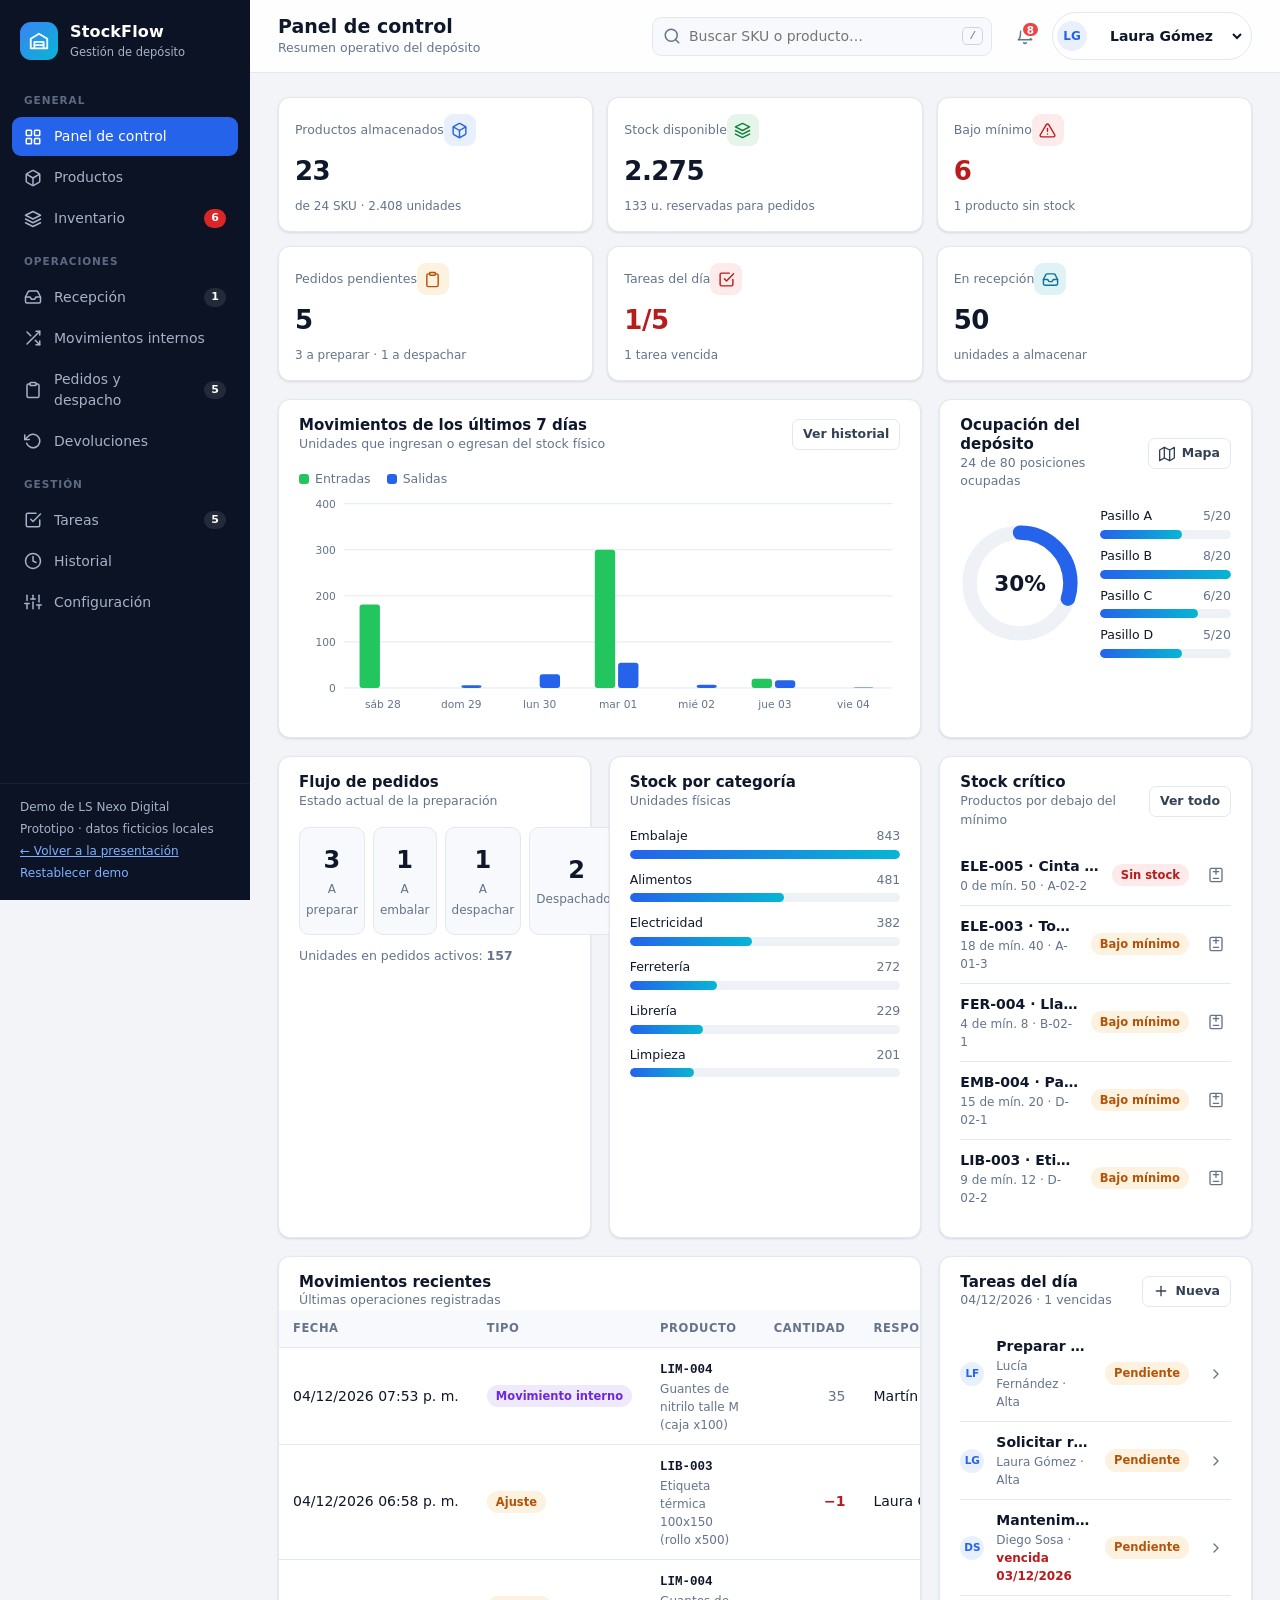
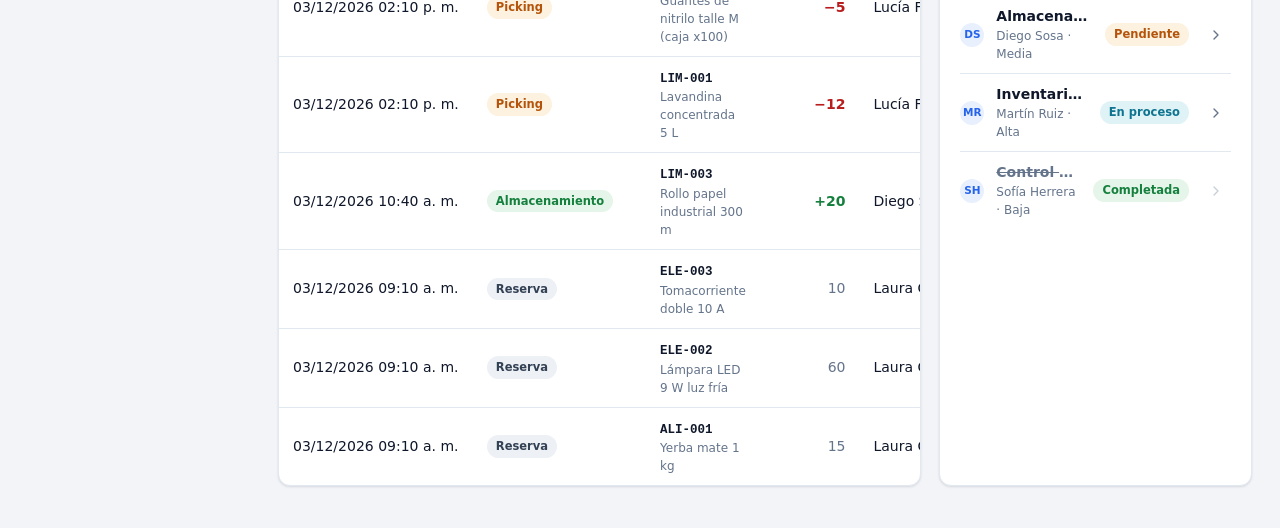
<file: Deposito/index.html>
<!DOCTYPE html>
<html lang="es">
<head>
  <meta charset="UTF-8">
  <meta name="viewport" content="width=device-width, initial-scale=1">
  <meta name="description" content="StockFlow WMS: prototipo interactivo de un sistema de gestión de depósito.">
  <title>StockFlow WMS</title>
  <link rel="stylesheet" href="styles.css">
</head>
<body>
  <div class="app">
    <!-- Menú lateral -->
    <aside class="sidebar" id="sidebar" aria-label="Menú principal">
      <div class="brand">
        <div class="brand-logo" aria-hidden="true">
          <svg viewBox="0 0 24 24" fill="none" stroke="#fff" stroke-width="2" stroke-linecap="round" stroke-linejoin="round"><path d="M3 9.5 12 4l9 5.5V20H3z"/><path d="M7 20v-7h10v7"/><path d="M7 16.5h10"/></svg>
        </div>
        <div>
          <strong>StockFlow</strong>
          <small>Gestión de depósito</small>
        </div>
      </div>

      <nav class="nav">
        <div class="nav-label">General</div>
        <a href="#/dashboard" data-route="dashboard"><i data-icon="grid"></i><span>Panel de control</span></a>
        <a href="#/productos" data-route="productos"><i data-icon="box"></i><span>Productos</span></a>
        <a href="#/inventario" data-route="inventario"><i data-icon="layers"></i><span>Inventario</span><b class="nav-count danger" data-count="alertas"></b></a>

        <div class="nav-label">Operaciones</div>
        <a href="#/recepcion" data-route="recepcion"><i data-icon="inbox"></i><span>Recepción</span><b class="nav-count" data-count="recepcion"></b></a>
        <a href="#/internos" data-route="internos"><i data-icon="shuffle"></i><span>Movimientos internos</span></a>
        <a href="#/pedidos" data-route="pedidos"><i data-icon="clipboard"></i><span>Pedidos y despacho</span><b class="nav-count" data-count="pedidos"></b></a>
        <a href="#/devoluciones" data-route="devoluciones"><i data-icon="undo"></i><span>Devoluciones</span></a>

        <div class="nav-label">Gestión</div>
        <a href="#/tareas" data-route="tareas"><i data-icon="check-square"></i><span>Tareas</span><b class="nav-count" data-count="tareas"></b></a>
        <a href="#/historial" data-route="historial"><i data-icon="clock"></i><span>Historial</span></a>
        <a href="#/config" data-route="config"><i data-icon="settings"></i><span>Configuración</span></a>
      </nav>

      <div class="sidebar-footer">
        <span>Demo de LS Nexo Digital</span>
        <span>Prototipo · datos ficticios locales</span>
        <a class="link-btn" href="../demos/deposito.html">← Volver a la presentación</a>
        <button class="link-btn" data-action="reset-demo">Restablecer demo</button>
      </div>
    </aside>
    <div class="overlay" data-action="toggle-sidebar"></div>

    <div class="main">
      <!-- Barra superior -->
      <header class="topbar">
        <button class="icon-btn menu-btn" data-action="toggle-sidebar" aria-label="Abrir menú"><i data-icon="menu"></i></button>
        <div class="page-title">
          <h1 id="pageTitle">Panel de control</h1>
          <p id="pageSubtitle"></p>
        </div>

        <form class="topbar-search" id="globalSearch" role="search">
          <i data-icon="search"></i>
          <input type="search" id="globalSearchInput" placeholder="Buscar SKU o producto…" aria-label="Buscar productos">
          <kbd>/</kbd>
        </form>

        <div class="topbar-actions">
          <div class="notif">
            <button class="icon-btn" data-action="toggle-notif" aria-label="Notificaciones" aria-haspopup="true">
              <i data-icon="bell"></i><span class="notif-badge" id="notifBadge" hidden></span>
            </button>
            <div class="notif-panel" id="notifPanel" hidden></div>
          </div>
          <label class="user-select" title="Usuario que registra las operaciones">
            <span class="avatar" id="userAvatar"></span>
            <select id="userSelect" aria-label="Usuario activo"></select>
          </label>
        </div>
      </header>

      <main id="view" class="view" tabindex="-1"></main>
    </div>
  </div>

  <div id="modalRoot"></div>
  <div id="toastRoot" class="toasts" aria-live="polite"></div>

  <script src="app.js"></script>
</body>
</html>
</file>
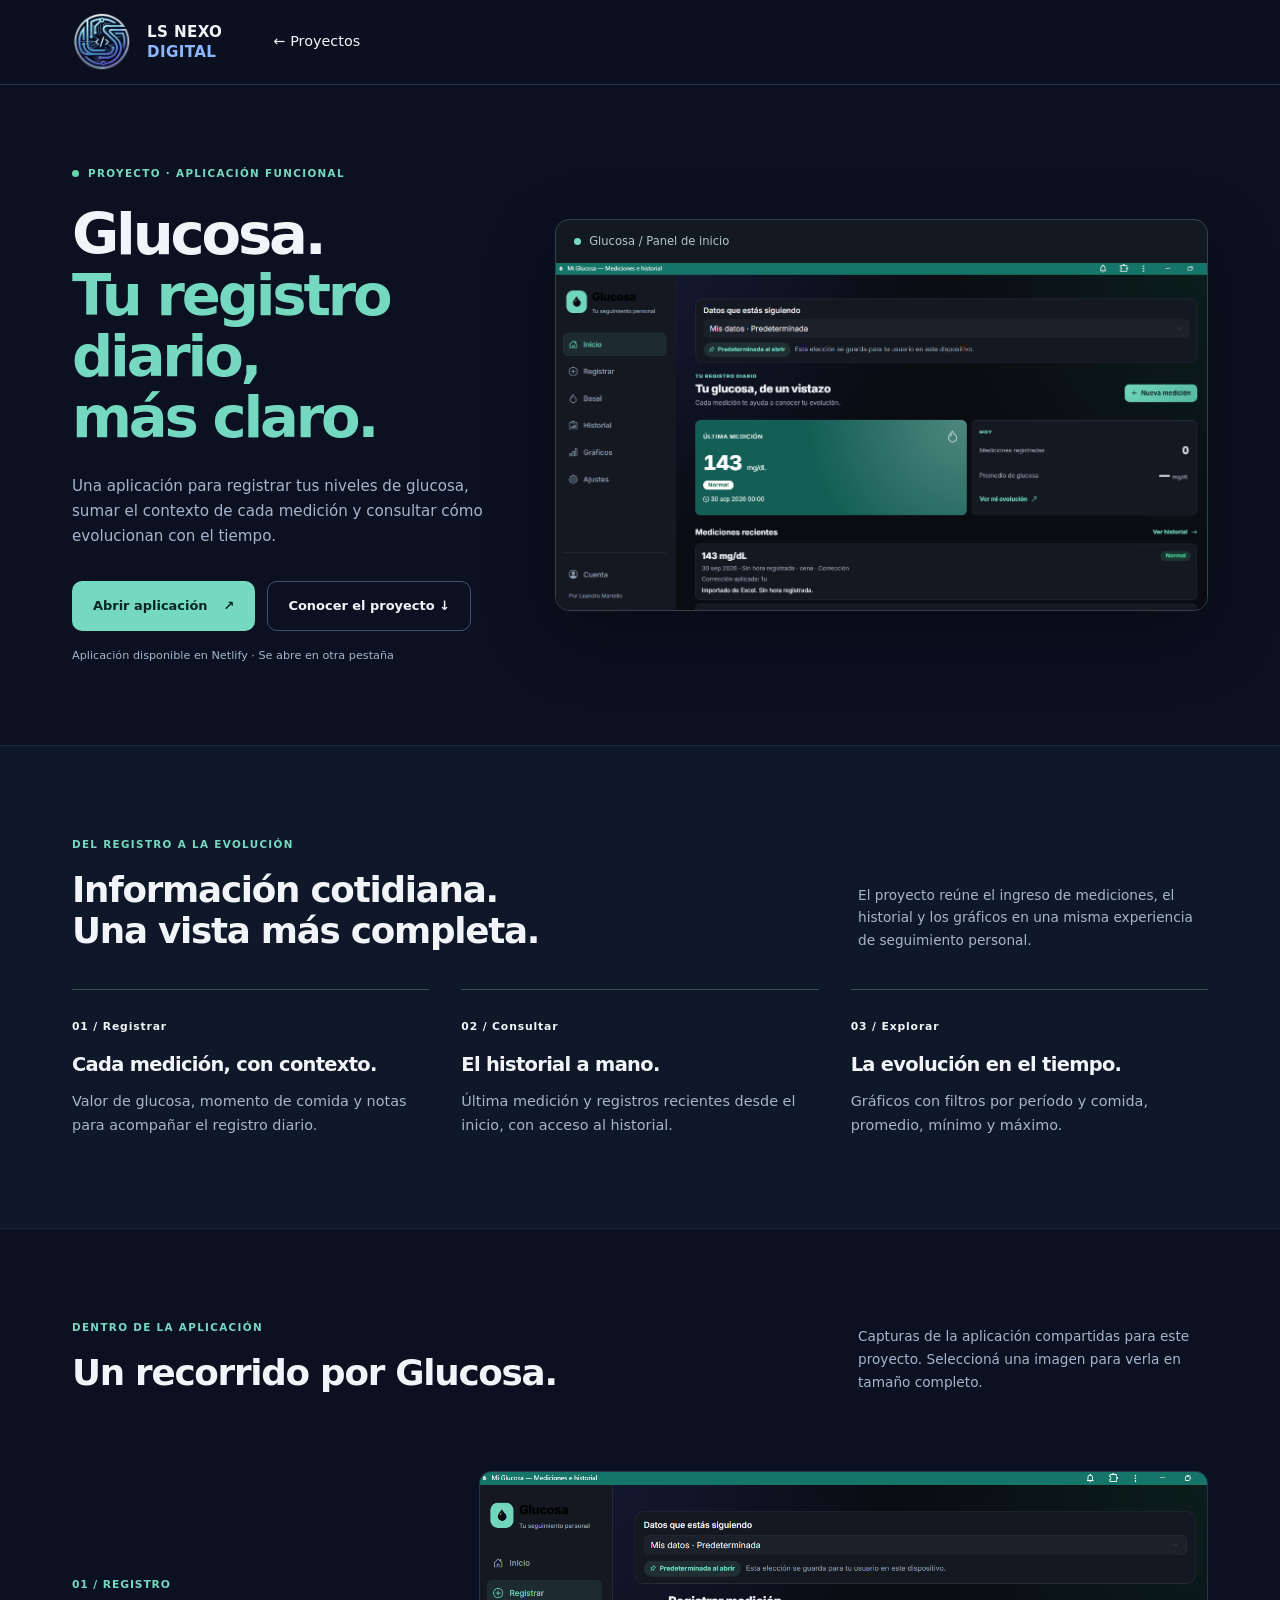
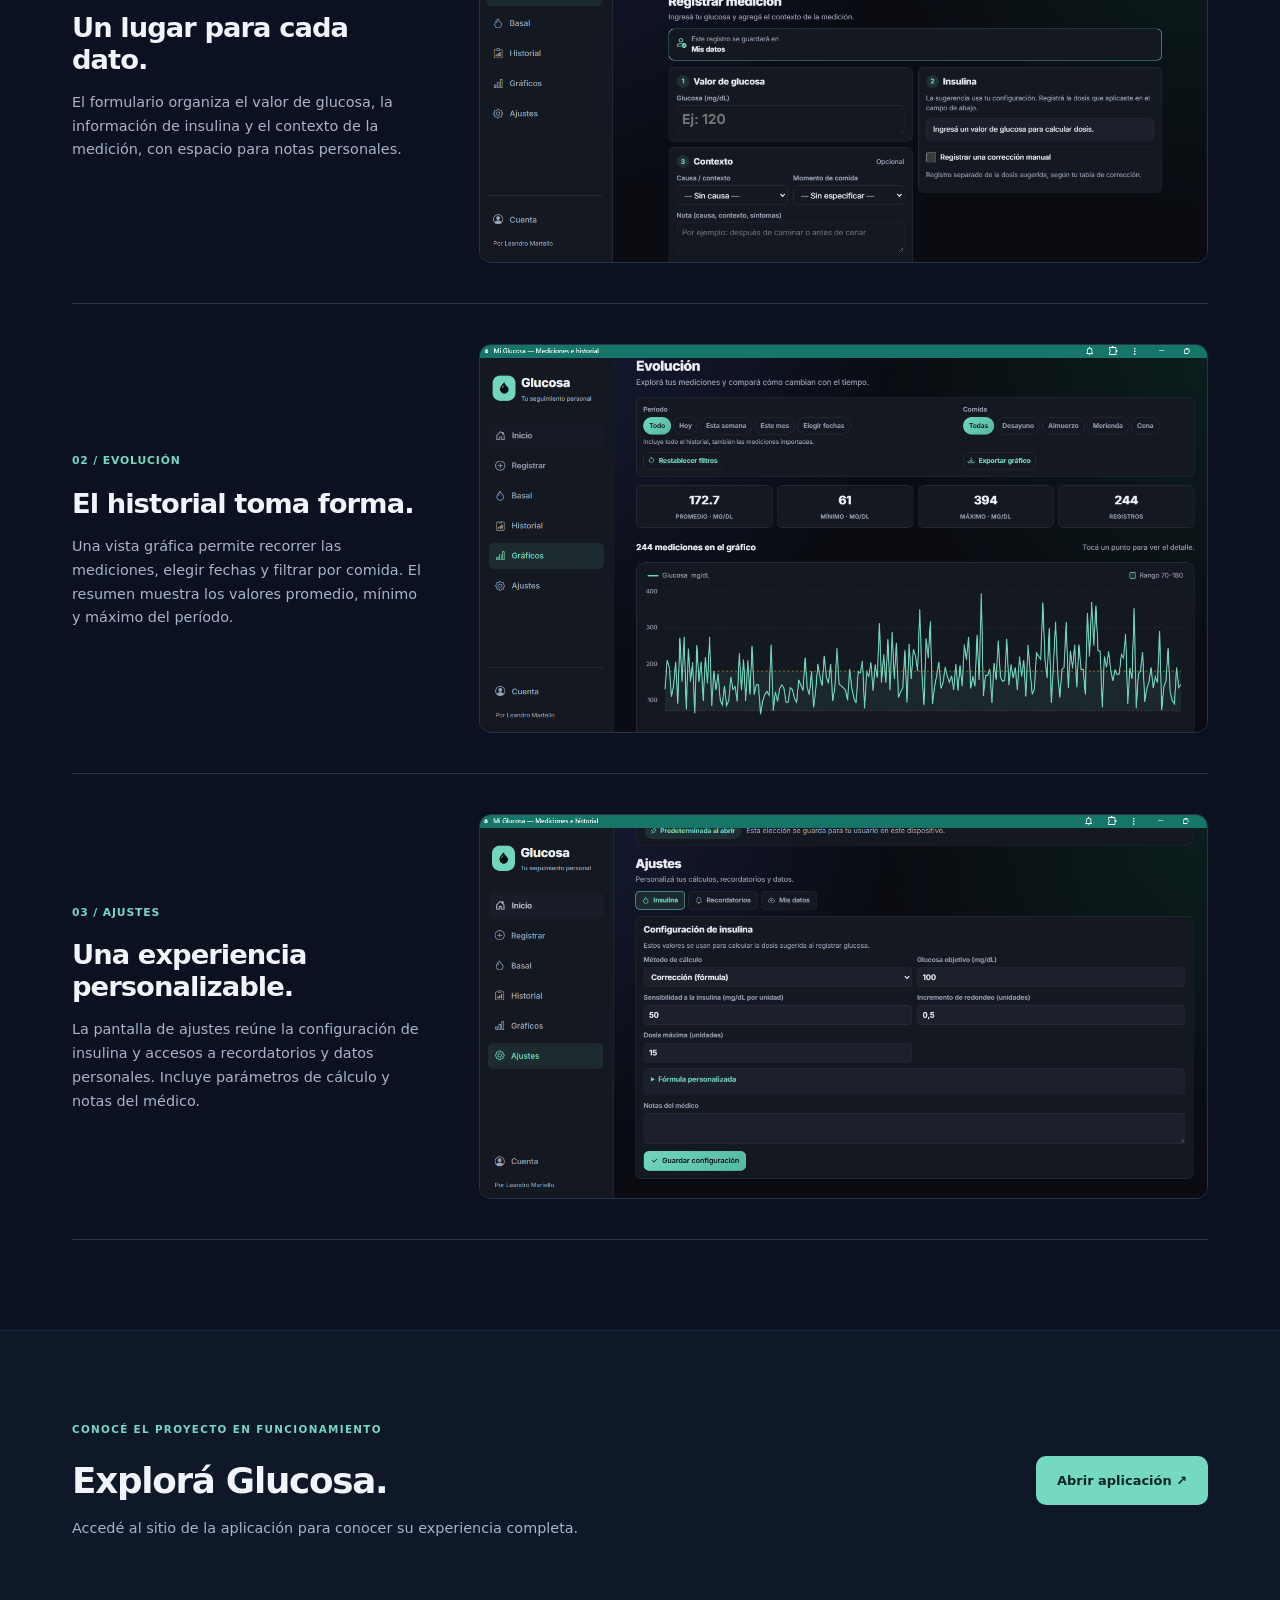
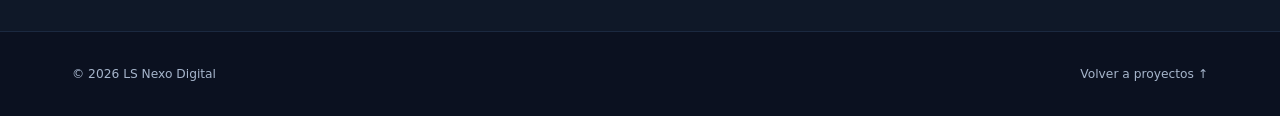
<file: Glucosa/index.html>
<!DOCTYPE html>
<html lang="es">
<head>
  <meta charset="UTF-8">
  <meta name="viewport" content="width=device-width, initial-scale=1">
  <title>Glucosa · Registro y seguimiento personal | LS Nexo Digital</title>
  <meta name="description" content="Conocé Glucosa, un proyecto funcional para registrar mediciones, consultar el historial y visualizar la evolución de los niveles de glucosa.">
  <meta name="theme-color" content="#0b1120">
  <link rel="canonical" href="https://www.lsnexodigital.com.ar/Glucosa/">
  <link rel="icon" href="../favicon.ico">
  <link rel="stylesheet" href="../css/estilos_C.css">
  <link rel="stylesheet" href="styles.css">
</head>
<body>
  <a class="skip-link" href="#contenido">Saltar al contenido</a>
  <header class="header"><nav class="navbar container" aria-label="Navegación principal">
    <a href="../index.html" class="logo-link" aria-label="LS Nexo Digital, inicio"><img src="../img/logo-nexo-transparent.png" alt="" class="logo-img" width="44" height="44"><span class="logo-text">LS NEXO <span>DIGITAL</span></span></a>
    <a class="return-link" href="../index.html#proyectos">← Proyectos</a>
  </nav></header>
  <main id="contenido">
    <section class="container project-hero" aria-labelledby="project-title">
      <div class="hero-copy"><p class="eyebrow"><span class="status-dot" aria-hidden="true"></span>Proyecto · Aplicación funcional</p>
        <h1 id="project-title">Glucosa.<br><span>Tu registro diario,<br>más claro.</span></h1>
        <p class="hero-description">Una aplicación para registrar tus niveles de glucosa, sumar el contexto de cada medición y consultar cómo evolucionan con el tiempo.</p>
        <div class="hero-buttons"><a class="button primary" href="https://medidorglucosa.netlify.app/" target="_blank" rel="noopener noreferrer">Abrir aplicación <span aria-hidden="true">↗</span></a><a class="button secondary" href="#recorrido">Conocer el proyecto ↓</a></div>
        <p class="external-note">Aplicación disponible en Netlify · Se abre en otra pestaña</p>
      </div>
      <figure class="hero-shot"><figcaption><span class="shot-dot" aria-hidden="true"></span> Glucosa / Panel de inicio</figcaption><a href="assets/inicio.png" target="_blank" rel="noopener" aria-label="Ampliar captura del panel de inicio (otra pestaña)"><img src="assets/inicio.png" alt="Panel de Glucosa con última medición, resumen del día y mediciones recientes" width="1327" height="707"></a></figure>
    </section>
    <section id="recorrido" class="section section-tinted"><div class="container">
      <div class="section-heading"><div><p class="eyebrow">Del registro a la evolución</p><h2>Información cotidiana.<br>Una vista más completa.</h2></div><p>El proyecto reúne el ingreso de mediciones, el historial y los gráficos en una misma experiencia de seguimiento personal.</p></div>
      <div class="project-facts"><article><span>01 / Registrar</span><h3>Cada medición, con contexto.</h3><p>Valor de glucosa, momento de comida y notas para acompañar el registro diario.</p></article><article><span>02 / Consultar</span><h3>El historial a mano.</h3><p>Última medición y registros recientes desde el inicio, con acceso al historial.</p></article><article><span>03 / Explorar</span><h3>La evolución en el tiempo.</h3><p>Gráficos con filtros por período y comida, promedio, mínimo y máximo.</p></article></div>
    </div></section>
    <section class="section container" aria-labelledby="screens-title">
      <div class="section-heading"><div><p class="eyebrow">Dentro de la aplicación</p><h2 id="screens-title">Un recorrido por Glucosa.</h2></div><p>Capturas de la aplicación compartidas para este proyecto. Seleccioná una imagen para verla en tamaño completo.</p></div>
      <article class="screen-row"><div><span class="screen-number">01 / REGISTRO</span><h3>Un lugar para cada dato.</h3><p>El formulario organiza el valor de glucosa, la información de insulina y el contexto de la medición, con espacio para notas personales.</p></div><a href="assets/registro.png" target="_blank" rel="noopener" aria-label="Ampliar captura del registro (otra pestaña)"><img src="assets/registro.png" alt="Formulario de registro con campos de glucosa, insulina, contexto y momento de comida" width="1327" height="712" loading="lazy"></a></article>
      <article class="screen-row"><div><span class="screen-number">02 / EVOLUCIÓN</span><h3>El historial toma forma.</h3><p>Una vista gráfica permite recorrer las mediciones, elegir fechas y filtrar por comida. El resumen muestra los valores promedio, mínimo y máximo del período.</p></div><a href="assets/graficos.png" target="_blank" rel="noopener" aria-label="Ampliar captura de gráficos (otra pestaña)"><img src="assets/graficos.png" alt="Gráfico de evolución de glucosa con filtros por período y comida y resumen de mediciones" width="1332" height="709" loading="lazy"></a></article>
      <article class="screen-row"><div><span class="screen-number">03 / AJUSTES</span><h3>Una experiencia personalizable.</h3><p>La pantalla de ajustes reúne la configuración de insulina y accesos a recordatorios y datos personales. Incluye parámetros de cálculo y notas del médico.</p></div><a href="assets/ajustes.png" target="_blank" rel="noopener" aria-label="Ampliar captura de ajustes (otra pestaña)"><img src="assets/ajustes.png" alt="Ajustes de Glucosa con parámetros de insulina y notas del médico" width="1333" height="701" loading="lazy"></a></article>
    </section>
    <section class="section section-tinted"><div class="container project-end"><div><p class="eyebrow">Conocé el proyecto en funcionamiento</p><h2>Explorá Glucosa.</h2><p>Accedé al sitio de la aplicación para conocer su experiencia completa.</p></div><a class="button primary" href="https://medidorglucosa.netlify.app/" target="_blank" rel="noopener noreferrer">Abrir aplicación ↗</a></div></section>
  </main>
  <footer class="container project-footer"><span>© 2026 LS Nexo Digital</span><a href="../index.html#proyectos">Volver a proyectos ↑</a></footer>
</body>
</html>
</file>
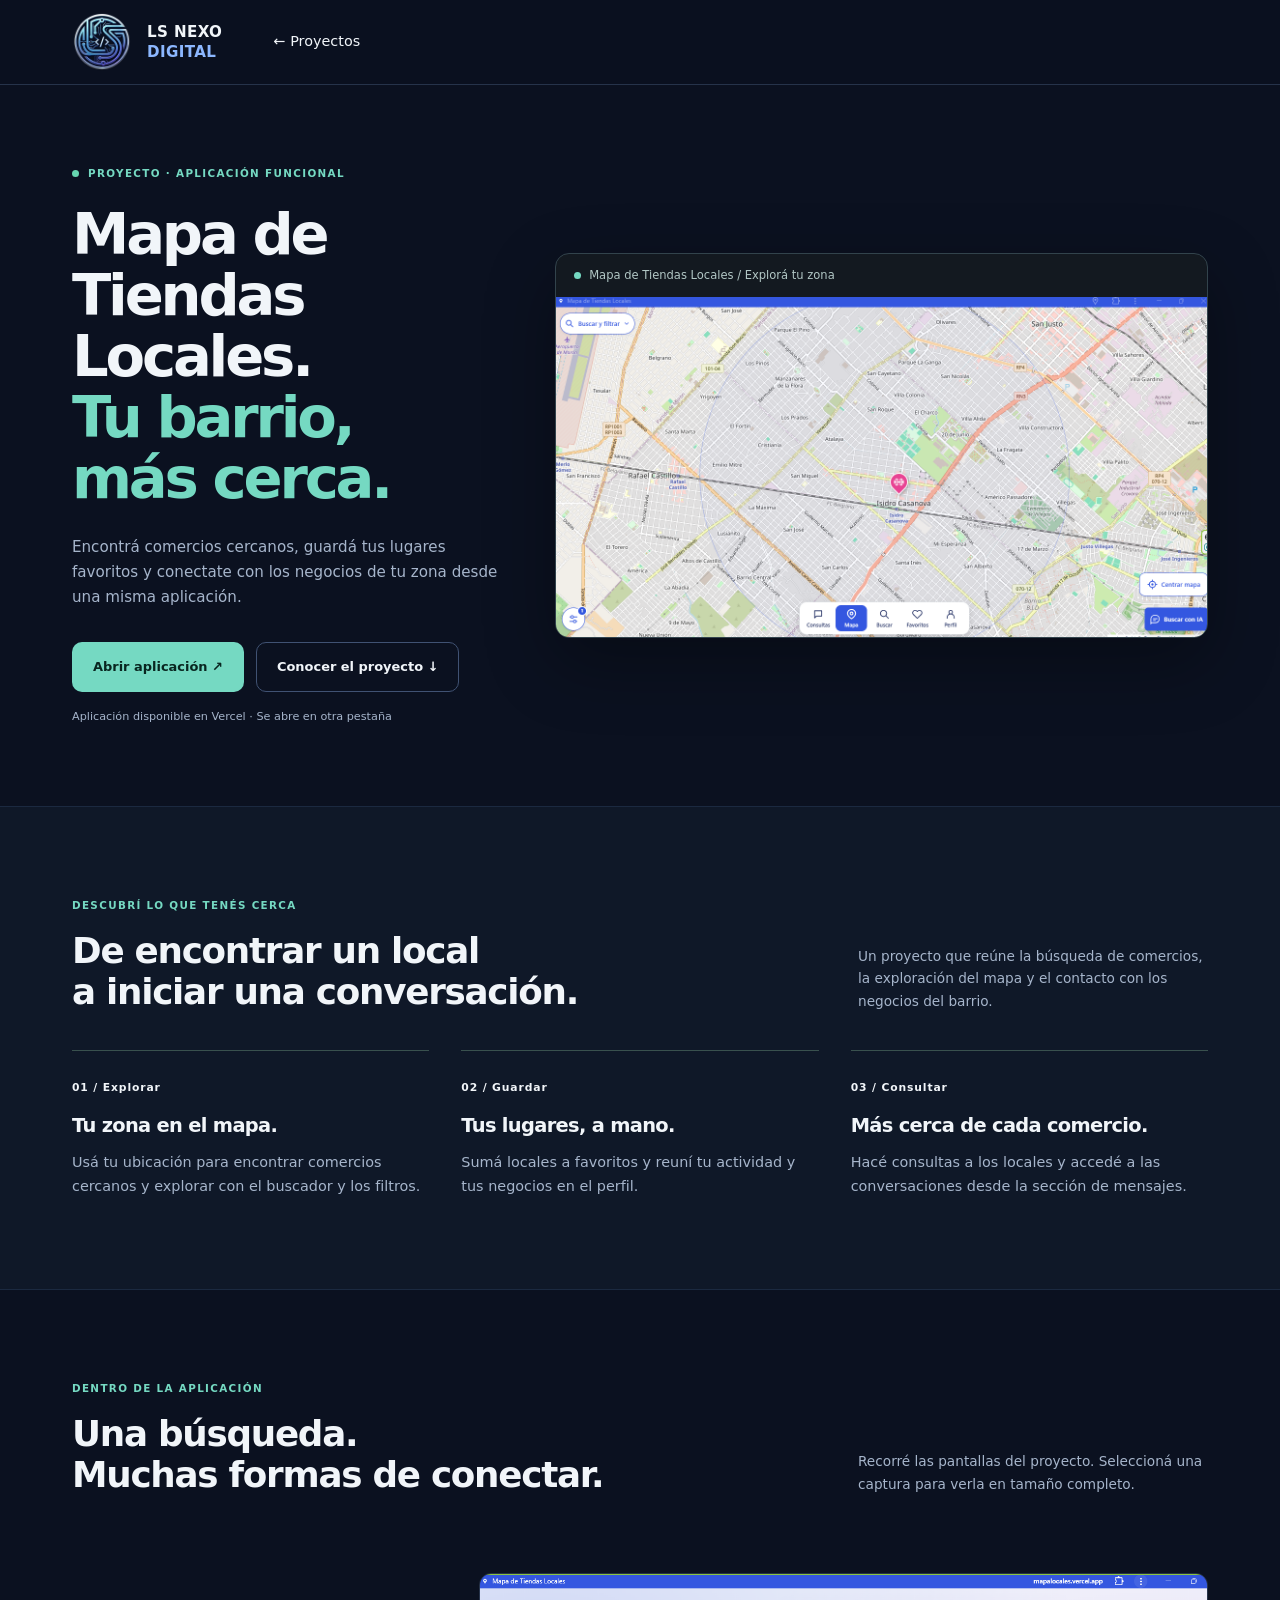
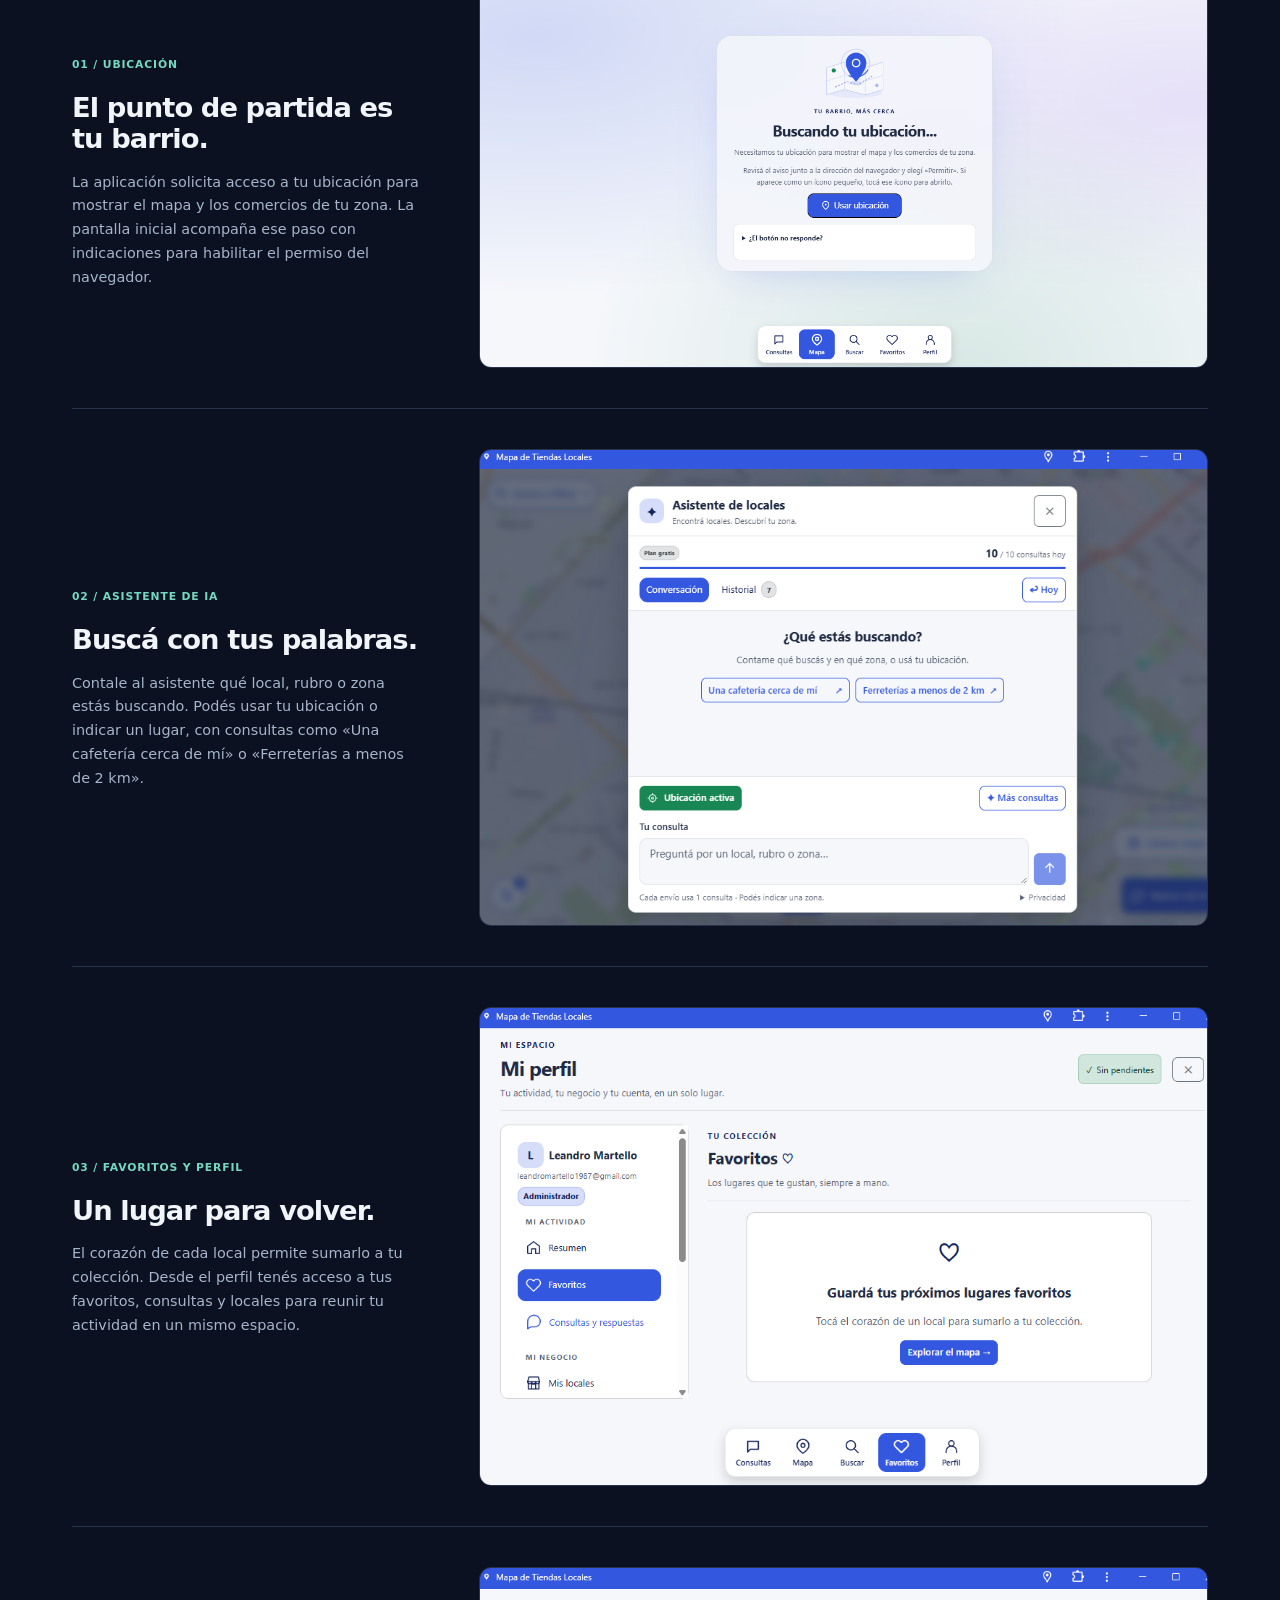
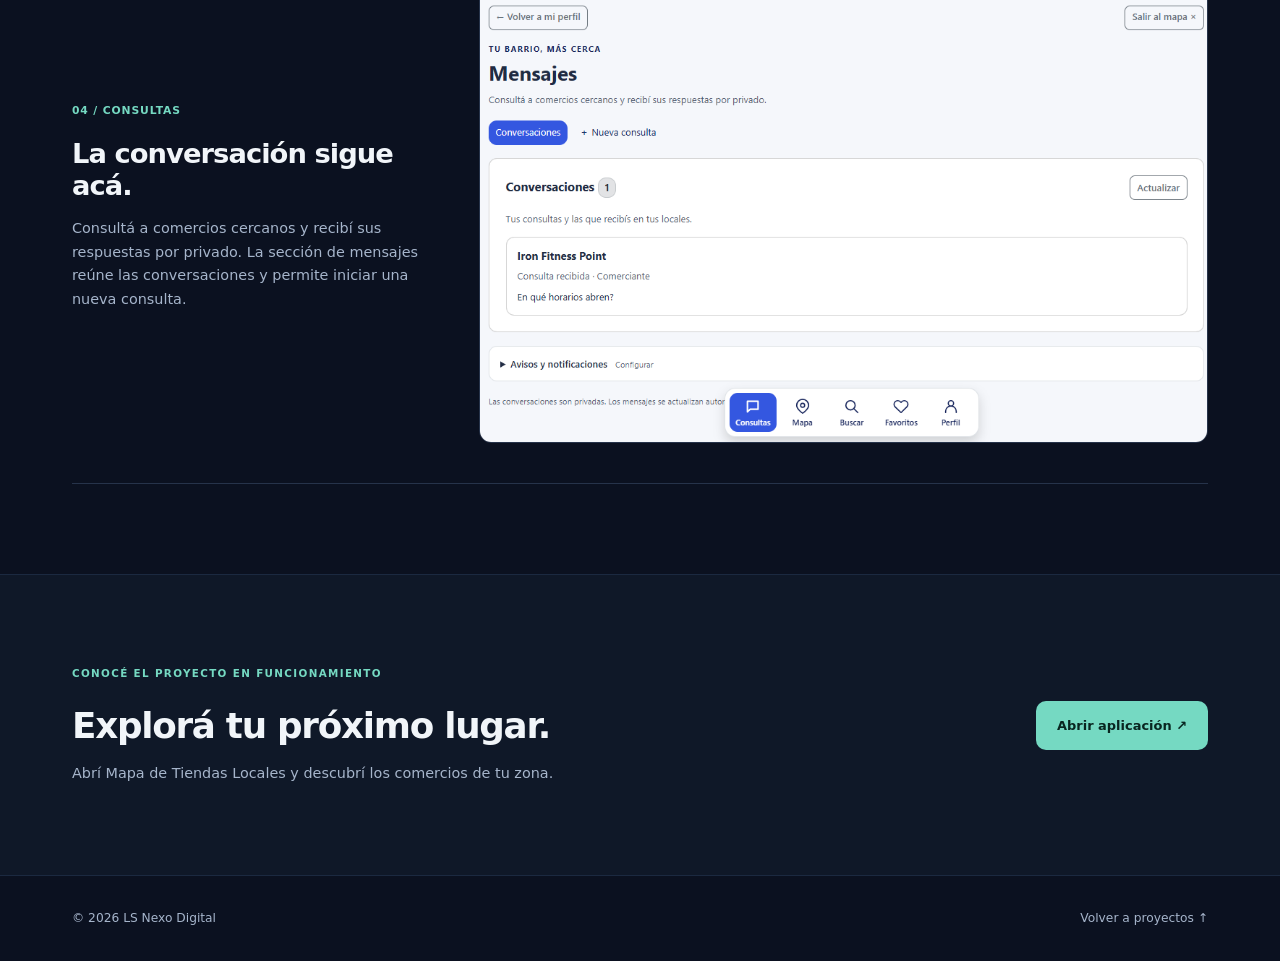
<file: Mapas/index.html>
<!DOCTYPE html>
<html lang="es">
<head>
  <meta charset="UTF-8">
  <meta name="viewport" content="width=device-width, initial-scale=1">
  <title>Mapa de Tiendas Locales · Comercios cercanos | LS Nexo Digital</title>
  <meta name="description" content="Conocé Mapa de Tiendas Locales: una aplicación funcional para encontrar comercios cercanos, guardar favoritos, hacer consultas y buscar con un asistente de IA.">
  <meta name="theme-color" content="#0b1120">
  <link rel="canonical" href="https://www.lsnexodigital.com.ar/Mapas/">
  <link rel="icon" href="../favicon.ico">
  <link rel="stylesheet" href="../css/estilos_C.css">
  <link rel="stylesheet" href="styles.css">
</head>
<body>
  <a class="skip-link" href="#contenido">Saltar al contenido</a>
  <header class="header"><nav class="navbar container" aria-label="Navegación principal">
    <a href="../index.html" class="logo-link" aria-label="LS Nexo Digital, inicio"><img src="../img/logo-nexo-transparent.png" alt="" class="logo-img" width="44" height="44"><span class="logo-text">LS NEXO <span>DIGITAL</span></span></a>
    <a class="return-link" href="../index.html#proyectos">← Proyectos</a>
  </nav></header>
  <main id="contenido">
    <section class="container project-hero" aria-labelledby="project-title">
      <div class="hero-copy"><p class="eyebrow"><span class="status-dot" aria-hidden="true"></span>Proyecto · Aplicación funcional</p>
        <h1 id="project-title">Mapa de<br>Tiendas Locales.<br><span>Tu barrio,<br>más cerca.</span></h1>
        <p class="hero-description">Encontrá comercios cercanos, guardá tus lugares favoritos y conectate con los negocios de tu zona desde una misma aplicación.</p>
        <div class="hero-buttons"><a class="button primary" href="https://mapalocales.vercel.app/" target="_blank" rel="noopener noreferrer">Abrir aplicación ↗</a><a class="button secondary" href="#recorrido">Conocer el proyecto ↓</a></div>
        <p class="external-note">Aplicación disponible en Vercel · Se abre en otra pestaña</p>
      </div>
      <figure class="hero-shot"><figcaption><span class="shot-dot" aria-hidden="true"></span> Mapa de Tiendas Locales / Explorá tu zona</figcaption><a href="assets/mapa.png" target="_blank" rel="noopener" aria-label="Ampliar captura del mapa (otra pestaña)"><img src="assets/mapa.png" alt="Mapa de comercios en Isidro Casanova con búsqueda, filtros y acceso al asistente de IA" width="1346" height="704"></a></figure>
    </section>
    <section id="recorrido" class="section section-tinted"><div class="container">
      <div class="section-heading"><div><p class="eyebrow">Descubrí lo que tenés cerca</p><h2>De encontrar un local<br>a iniciar una conversación.</h2></div><p>Un proyecto que reúne la búsqueda de comercios, la exploración del mapa y el contacto con los negocios del barrio.</p></div>
      <div class="project-facts"><article><span>01 / Explorar</span><h3>Tu zona en el mapa.</h3><p>Usá tu ubicación para encontrar comercios cercanos y explorar con el buscador y los filtros.</p></article><article><span>02 / Guardar</span><h3>Tus lugares, a mano.</h3><p>Sumá locales a favoritos y reuní tu actividad y tus negocios en el perfil.</p></article><article><span>03 / Consultar</span><h3>Más cerca de cada comercio.</h3><p>Hacé consultas a los locales y accedé a las conversaciones desde la sección de mensajes.</p></article></div>
    </div></section>
    <section class="section container" aria-labelledby="screens-title">
      <div class="section-heading"><div><p class="eyebrow">Dentro de la aplicación</p><h2 id="screens-title">Una búsqueda.<br>Muchas formas de conectar.</h2></div><p>Recorré las pantallas del proyecto. Seleccioná una captura para verla en tamaño completo.</p></div>
      <article class="screen-row"><div><span class="screen-number">01 / UBICACIÓN</span><h3>El punto de partida es tu barrio.</h3><p>La aplicación solicita acceso a tu ubicación para mostrar el mapa y los comercios de tu zona. La pantalla inicial acompaña ese paso con indicaciones para habilitar el permiso del navegador.</p></div><a href="assets/ubicacion.png" target="_blank" rel="noopener" aria-label="Ampliar captura de ubicación (otra pestaña)"><img src="assets/ubicacion.png" alt="Pantalla inicial con botón Usar ubicación e indicaciones para permitir la geolocalización" width="1316" height="711" loading="lazy"></a></article>
      <article class="screen-row"><div><span class="screen-number">02 / ASISTENTE DE IA</span><h3>Buscá con tus palabras.</h3><p>Contale al asistente qué local, rubro o zona estás buscando. Podés usar tu ubicación o indicar un lugar, con consultas como «Una cafetería cerca de mí» o «Ferreterías a menos de 2 km».</p></div><a href="assets/asistente.png" target="_blank" rel="noopener" aria-label="Ampliar captura del asistente (otra pestaña)"><img src="assets/asistente.png" alt="Asistente de locales con consultas sugeridas, historial y campo de búsqueda por local, rubro o zona" width="1003" height="655" loading="lazy"></a></article>
      <article class="screen-row"><div><span class="screen-number">03 / FAVORITOS Y PERFIL</span><h3>Un lugar para volver.</h3><p>El corazón de cada local permite sumarlo a tu colección. Desde el perfil tenés acceso a tus favoritos, consultas y locales para reunir tu actividad en un mismo espacio.</p></div><a href="assets/favoritos.png" target="_blank" rel="noopener" aria-label="Ampliar captura de favoritos (otra pestaña)"><img src="assets/favoritos.png" alt="Perfil de usuario con sección de favoritos y accesos a consultas y locales" width="1004" height="659" loading="lazy"></a></article>
      <article class="screen-row"><div><span class="screen-number">04 / CONSULTAS</span><h3>La conversación sigue acá.</h3><p>Consultá a comercios cercanos y recibí sus respuestas por privado. La sección de mensajes reúne las conversaciones y permite iniciar una nueva consulta.</p></div><a href="assets/consultas.png" target="_blank" rel="noopener" aria-label="Ampliar captura de mensajes (otra pestaña)"><img src="assets/consultas.png" alt="Sección de mensajes con conversaciones, nueva consulta y configuración de avisos" width="1005" height="656" loading="lazy"></a></article>
    </section>
    <section class="section section-tinted"><div class="container project-end"><div><p class="eyebrow">Conocé el proyecto en funcionamiento</p><h2>Explorá tu próximo lugar.</h2><p>Abrí Mapa de Tiendas Locales y descubrí los comercios de tu zona.</p></div><a class="button primary" href="https://mapalocales.vercel.app/" target="_blank" rel="noopener noreferrer">Abrir aplicación ↗</a></div></section>
  </main>
  <footer class="container project-footer"><span>© 2026 LS Nexo Digital</span><a href="../index.html#proyectos">Volver a proyectos ↑</a></footer>
</body>
</html>
</file>
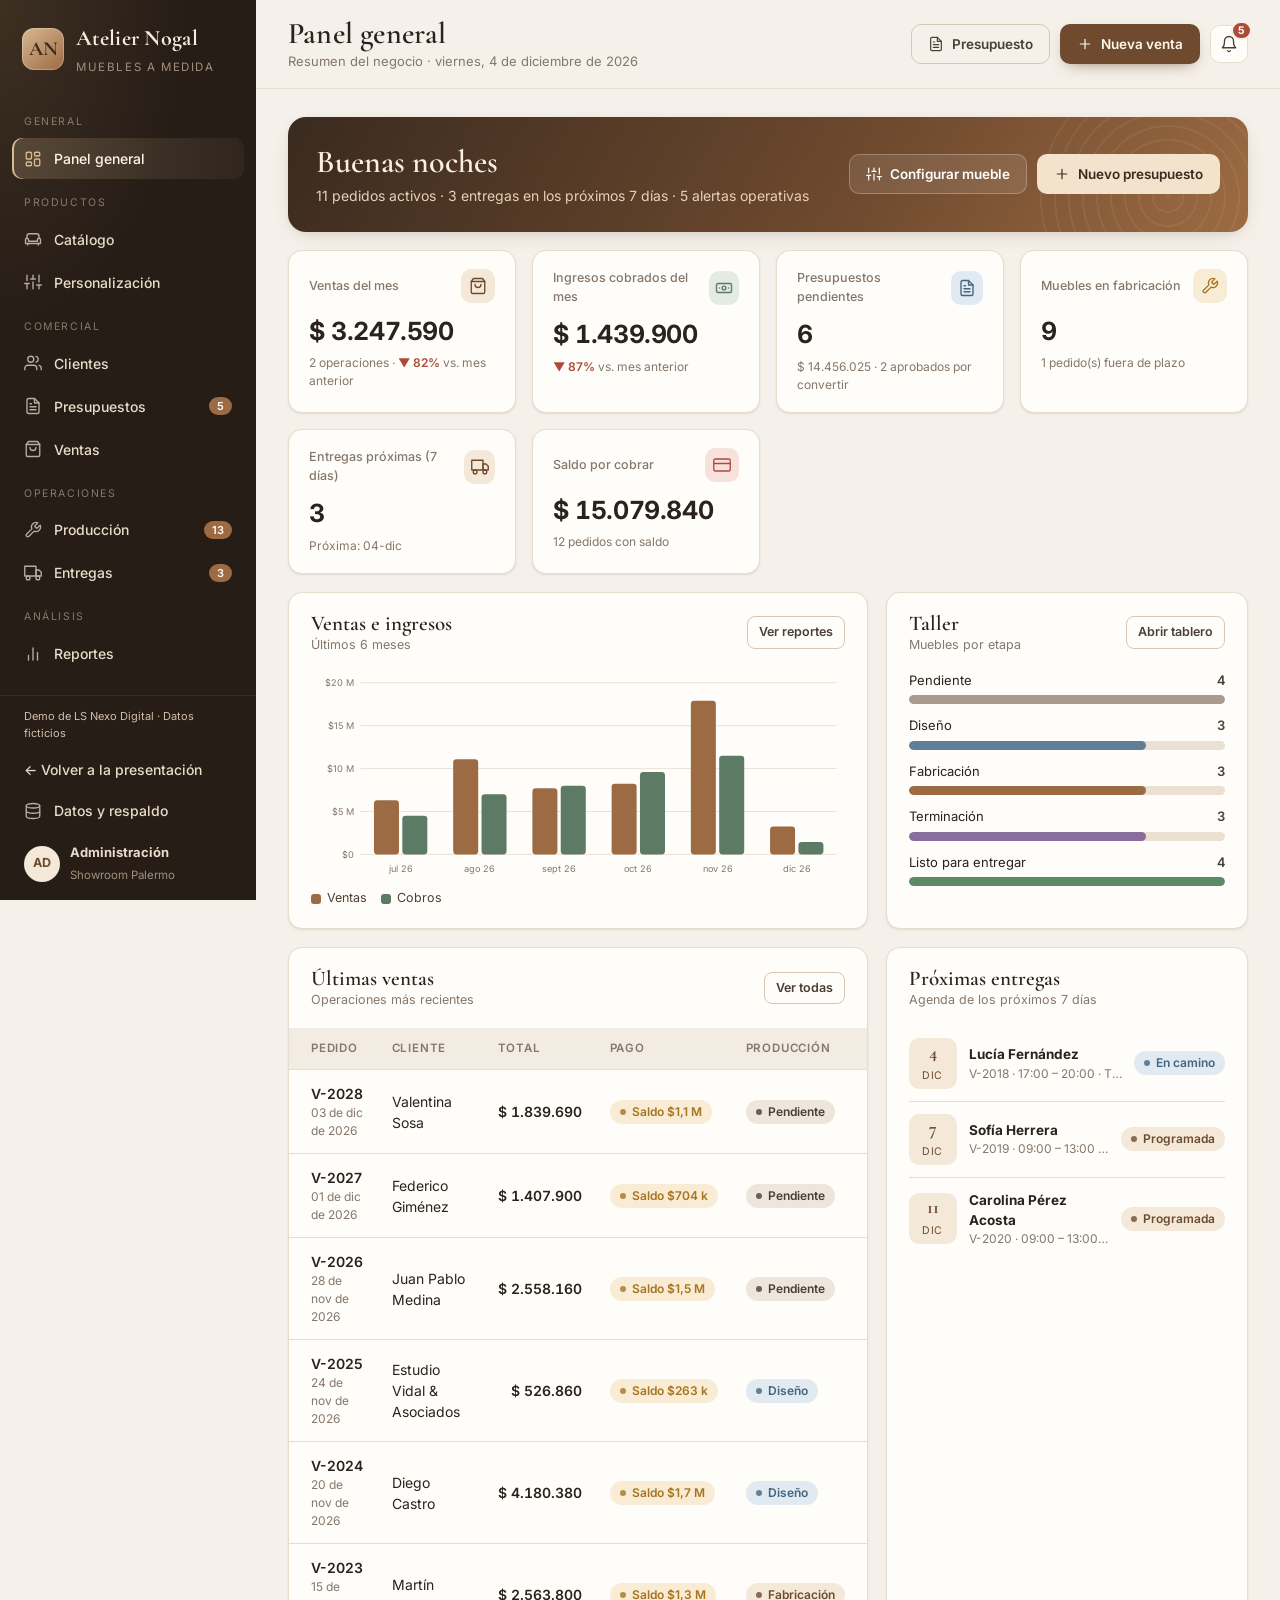
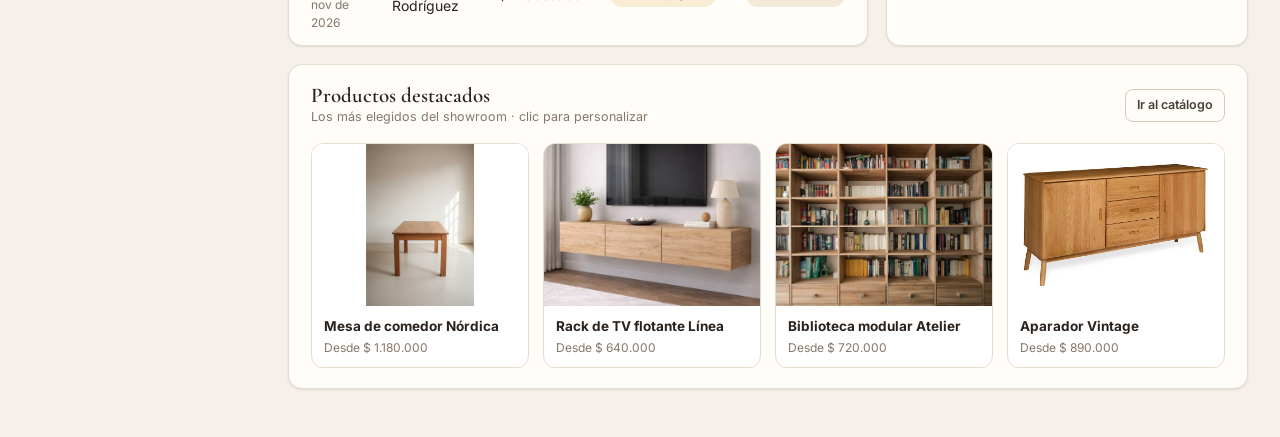
<file: Muebles/index.html>
<!DOCTYPE html>
<html lang="es">
<head>
  <meta charset="UTF-8">
  <meta name="viewport" content="width=device-width, initial-scale=1.0">
  <title>Atelier Nogal · Gestión de muebles a medida</title>
  <meta name="description" content="Prototipo de sistema de gestión comercial para una tienda de muebles a medida: catálogo, configurador, clientes, presupuestos, ventas, producción, entregas y reportes.">
  <link rel="preconnect" href="https://fonts.googleapis.com">
  <link rel="preconnect" href="https://fonts.gstatic.com" crossorigin>
  <link href="https://fonts.googleapis.com/css2?family=Cormorant+Garamond:wght@500;600;700&family=Inter:wght@400;500;600;700&display=swap" rel="stylesheet">
  <link rel="stylesheet" href="styles.css">
  <link rel="icon" href="data:image/svg+xml,%3Csvg xmlns='http://www.w3.org/2000/svg' viewBox='0 0 64 64'%3E%3Crect width='64' height='64' rx='14' fill='%236f4a2e'/%3E%3Ctext x='32' y='42' font-family='Georgia' font-size='28' text-anchor='middle' fill='%23f3e6d3'%3EAN%3C/text%3E%3C/svg%3E">
</head>
<body>

  <!-- Iconos (sprite SVG) -->
  <svg xmlns="http://www.w3.org/2000/svg" style="display:none">
    <defs>
      <symbol id="i-grid" viewBox="0 0 24 24"><rect x="3" y="3" width="7" height="9" rx="1.5"/><rect x="14" y="3" width="7" height="5" rx="1.5"/><rect x="14" y="12" width="7" height="9" rx="1.5"/><rect x="3" y="16" width="7" height="5" rx="1.5"/></symbol>
      <symbol id="i-sofa" viewBox="0 0 24 24"><path d="M4 11V8a3 3 0 0 1 3-3h10a3 3 0 0 1 3 3v3"/><path d="M2 13a2 2 0 0 1 4 0v2h12v-2a2 2 0 0 1 4 0v5H2z"/><path d="M5 18v2M19 18v2"/></symbol>
      <symbol id="i-sliders" viewBox="0 0 24 24"><path d="M4 21v-7M4 10V3M12 21v-9M12 8V3M20 21v-5M20 12V3M1 14h6M9 8h6M17 16h6"/></symbol>
      <symbol id="i-users" viewBox="0 0 24 24"><path d="M17 21v-2a4 4 0 0 0-4-4H5a4 4 0 0 0-4 4v2"/><circle cx="9" cy="7" r="4"/><path d="M23 21v-2a4 4 0 0 0-3-3.87M16 3.13a4 4 0 0 1 0 7.75"/></symbol>
      <symbol id="i-file" viewBox="0 0 24 24"><path d="M14 2H6a2 2 0 0 0-2 2v16a2 2 0 0 0 2 2h12a2 2 0 0 0 2-2V8z"/><path d="M14 2v6h6M16 13H8M16 17H8M10 9H8"/></symbol>
      <symbol id="i-bag" viewBox="0 0 24 24"><path d="M6 2 3 6v14a2 2 0 0 0 2 2h14a2 2 0 0 0 2-2V6l-3-4z"/><path d="M3 6h18M16 10a4 4 0 0 1-8 0"/></symbol>
      <symbol id="i-tool" viewBox="0 0 24 24"><path d="M14.7 6.3a1 1 0 0 0 0 1.4l1.6 1.6a1 1 0 0 0 1.4 0l3.77-3.77a6 6 0 0 1-7.94 7.94l-6.91 6.91a2.12 2.12 0 0 1-3-3l6.91-6.91a6 6 0 0 1 7.94-7.94l-3.76 3.76z"/></symbol>
      <symbol id="i-truck" viewBox="0 0 24 24"><rect x="1" y="3" width="15" height="13"/><path d="M16 8h4l3 3v5h-7z"/><circle cx="5.5" cy="18.5" r="2.5"/><circle cx="18.5" cy="18.5" r="2.5"/></symbol>
      <symbol id="i-chart" viewBox="0 0 24 24"><path d="M18 20V10M12 20V4M6 20v-6"/></symbol>
      <symbol id="i-plus" viewBox="0 0 24 24"><path d="M12 5v14M5 12h14"/></symbol>
      <symbol id="i-edit" viewBox="0 0 24 24"><path d="M17 3a2.83 2.83 0 1 1 4 4L7.5 20.5 2 22l1.5-5.5z"/></symbol>
      <symbol id="i-trash" viewBox="0 0 24 24"><path d="M3 6h18M19 6l-1 14a2 2 0 0 1-2 2H8a2 2 0 0 1-2-2L5 6M10 11v6M14 11v6M9 6V4a1 1 0 0 1 1-1h4a1 1 0 0 1 1 1v2"/></symbol>
      <symbol id="i-search" viewBox="0 0 24 24"><circle cx="11" cy="11" r="8"/><path d="m21 21-4.35-4.35"/></symbol>
      <symbol id="i-x" viewBox="0 0 24 24"><path d="M18 6 6 18M6 6l12 12"/></symbol>
      <symbol id="i-check" viewBox="0 0 24 24"><path d="M20 6 9 17l-5-5"/></symbol>
      <symbol id="i-eye" viewBox="0 0 24 24"><path d="M1 12s4-8 11-8 11 8 11 8-4 8-11 8-11-8-11-8z"/><circle cx="12" cy="12" r="3"/></symbol>
      <symbol id="i-printer" viewBox="0 0 24 24"><path d="M6 9V2h12v7M6 18H4a2 2 0 0 1-2-2v-5a2 2 0 0 1 2-2h16a2 2 0 0 1 2 2v5a2 2 0 0 1-2 2h-2"/><rect x="6" y="14" width="12" height="8"/></symbol>
      <symbol id="i-menu" viewBox="0 0 24 24"><path d="M3 6h18M3 12h18M3 18h18"/></symbol>
      <symbol id="i-left" viewBox="0 0 24 24"><path d="m15 18-6-6 6-6"/></symbol>
      <symbol id="i-right" viewBox="0 0 24 24"><path d="m9 18 6-6-6-6"/></symbol>
      <symbol id="i-download" viewBox="0 0 24 24"><path d="M21 15v4a2 2 0 0 1-2 2H5a2 2 0 0 1-2-2v-4M7 10l5 5 5-5M12 15V3"/></symbol>
      <symbol id="i-upload" viewBox="0 0 24 24"><path d="M21 15v4a2 2 0 0 1-2 2H5a2 2 0 0 1-2-2v-4M17 8l-5-5-5 5M12 3v12"/></symbol>
      <symbol id="i-star" viewBox="0 0 24 24"><path d="m12 2 3.09 6.26L22 9.27l-5 4.87 1.18 6.88L12 17.77l-6.18 3.25L7 14.14 2 9.27l6.91-1.01z"/></symbol>
      <symbol id="i-card" viewBox="0 0 24 24"><rect x="1" y="4" width="22" height="16" rx="2"/><path d="M1 10h22"/></symbol>
      <symbol id="i-bell" viewBox="0 0 24 24"><path d="M18 8A6 6 0 0 0 6 8c0 7-3 9-3 9h18s-3-2-3-9M13.73 21a2 2 0 0 1-3.46 0"/></symbol>
      <symbol id="i-database" viewBox="0 0 24 24"><ellipse cx="12" cy="5" rx="9" ry="3"/><path d="M21 12c0 1.66-4 3-9 3s-9-1.34-9-3"/><path d="M3 5v14c0 1.66 4 3 9 3s9-1.34 9-3V5"/></symbol>
      <symbol id="i-copy" viewBox="0 0 24 24"><rect x="9" y="9" width="13" height="13" rx="2"/><path d="M5 15H4a2 2 0 0 1-2-2V4a2 2 0 0 1 2-2h9a2 2 0 0 1 2 2v1"/></symbol>
      <symbol id="i-calendar" viewBox="0 0 24 24"><rect x="3" y="4" width="18" height="18" rx="2"/><path d="M16 2v4M8 2v4M3 10h18"/></symbol>
      <symbol id="i-pin" viewBox="0 0 24 24"><path d="M21 10c0 7-9 13-9 13s-9-6-9-13a9 9 0 0 1 18 0z"/><circle cx="12" cy="10" r="3"/></symbol>
      <symbol id="i-alert" viewBox="0 0 24 24"><path d="M10.29 3.86 1.82 18a2 2 0 0 0 1.71 3h16.94a2 2 0 0 0 1.71-3L13.71 3.86a2 2 0 0 0-3.42 0zM12 9v4M12 17h.01"/></symbol>
      <symbol id="i-cash" viewBox="0 0 24 24"><rect x="2" y="6" width="20" height="12" rx="2"/><circle cx="12" cy="12" r="2.5"/><path d="M6 12h.01M18 12h.01"/></symbol>
      <symbol id="i-refresh" viewBox="0 0 24 24"><path d="M23 4v6h-6M1 20v-6h6"/><path d="M3.51 9a9 9 0 0 1 14.85-3.36L23 10M1 14l4.64 4.36A9 9 0 0 0 20.49 15"/></symbol>
      <symbol id="i-arrow" viewBox="0 0 24 24"><path d="M5 12h14M12 5l7 7-7 7"/></symbol>
      <symbol id="i-image" viewBox="0 0 24 24"><rect x="3" y="3" width="18" height="18" rx="2"/><circle cx="8.5" cy="8.5" r="1.5"/><path d="m21 15-5-5L5 21"/></symbol>
    </defs>
  </svg>

  <div class="app">
    <!-- Menú lateral -->
    <aside class="sidebar" id="sidebar" aria-label="Menú principal">
      <div class="brand">
        <div class="brand-mark">AN</div>
        <div class="brand-text">
          <strong>Atelier Nogal</strong>
          <span>Muebles a medida</span>
        </div>
      </div>

      <nav class="nav">
        <span class="nav-label">General</span>
        <a href="#dashboard" data-route="dashboard"><svg><use href="#i-grid"/></svg><span>Panel general</span></a>

        <span class="nav-label">Productos</span>
        <a href="#catalogo" data-route="catalogo"><svg><use href="#i-sofa"/></svg><span>Catálogo</span></a>
        <a href="#personalizar" data-route="personalizar"><svg><use href="#i-sliders"/></svg><span>Personalización</span></a>

        <span class="nav-label">Comercial</span>
        <a href="#clientes" data-route="clientes"><svg><use href="#i-users"/></svg><span>Clientes</span></a>
        <a href="#presupuestos" data-route="presupuestos"><svg><use href="#i-file"/></svg><span>Presupuestos</span><em class="nav-badge" id="badge-presupuestos"></em></a>
        <a href="#ventas" data-route="ventas"><svg><use href="#i-bag"/></svg><span>Ventas</span></a>

        <span class="nav-label">Operaciones</span>
        <a href="#produccion" data-route="produccion"><svg><use href="#i-tool"/></svg><span>Producción</span><em class="nav-badge" id="badge-produccion"></em></a>
        <a href="#entregas" data-route="entregas"><svg><use href="#i-truck"/></svg><span>Entregas</span><em class="nav-badge" id="badge-entregas"></em></a>

        <span class="nav-label">Análisis</span>
        <a href="#reportes" data-route="reportes"><svg><use href="#i-chart"/></svg><span>Reportes</span></a>
      </nav>

      <div class="sidebar-foot">
        <p class="demo-origin">Demo de LS Nexo Digital · Datos ficticios</p>
        <a class="nav-btn" href="../demos/muebles.html">← Volver a la presentación</a>
        <button type="button" class="nav-btn" data-action="open-data"><svg><use href="#i-database"/></svg><span>Datos y respaldo</span></button>
        <div class="user-chip">
          <div class="avatar">AD</div>
          <div><strong>Administración</strong><span>Showroom Palermo</span></div>
        </div>
      </div>
    </aside>
    <div class="sidebar-overlay" data-action="close-sidebar"></div>

    <!-- Contenido principal -->
    <div class="main">
      <header class="topbar">
        <button type="button" class="icon-btn menu-btn" data-action="toggle-sidebar" aria-label="Abrir menú"><svg><use href="#i-menu"/></svg></button>
        <div class="topbar-title">
          <h1 id="page-title">Panel general</h1>
          <p id="page-sub"></p>
        </div>
        <div class="topbar-actions">
          <button type="button" class="btn btn-ghost" data-action="new-quote" title="Nuevo presupuesto"><svg><use href="#i-file"/></svg><span class="hide-sm">Presupuesto</span></button>
          <button type="button" class="btn btn-primary" data-action="new-sale" title="Nueva venta"><svg><use href="#i-plus"/></svg><span class="hide-sm">Nueva venta</span></button>
          <div class="alerts-wrap">
            <button type="button" class="icon-btn" data-action="toggle-alerts" aria-label="Alertas"><svg><use href="#i-bell"/></svg><span class="dot-count" id="alerts-count" hidden></span></button>
            <div class="alerts-panel" id="alerts-panel" hidden></div>
          </div>
        </div>
      </header>

      <main id="view" class="view" tabindex="-1"></main>
    </div>
  </div>

  <div id="modal-root"></div>
  <div id="toast-root" aria-live="polite"></div>
  <div id="print-area"></div>
  <input type="file" id="import-file" accept="application/json,.json" hidden>

  <script src="app.js"></script>
</body>
</html>
</file>
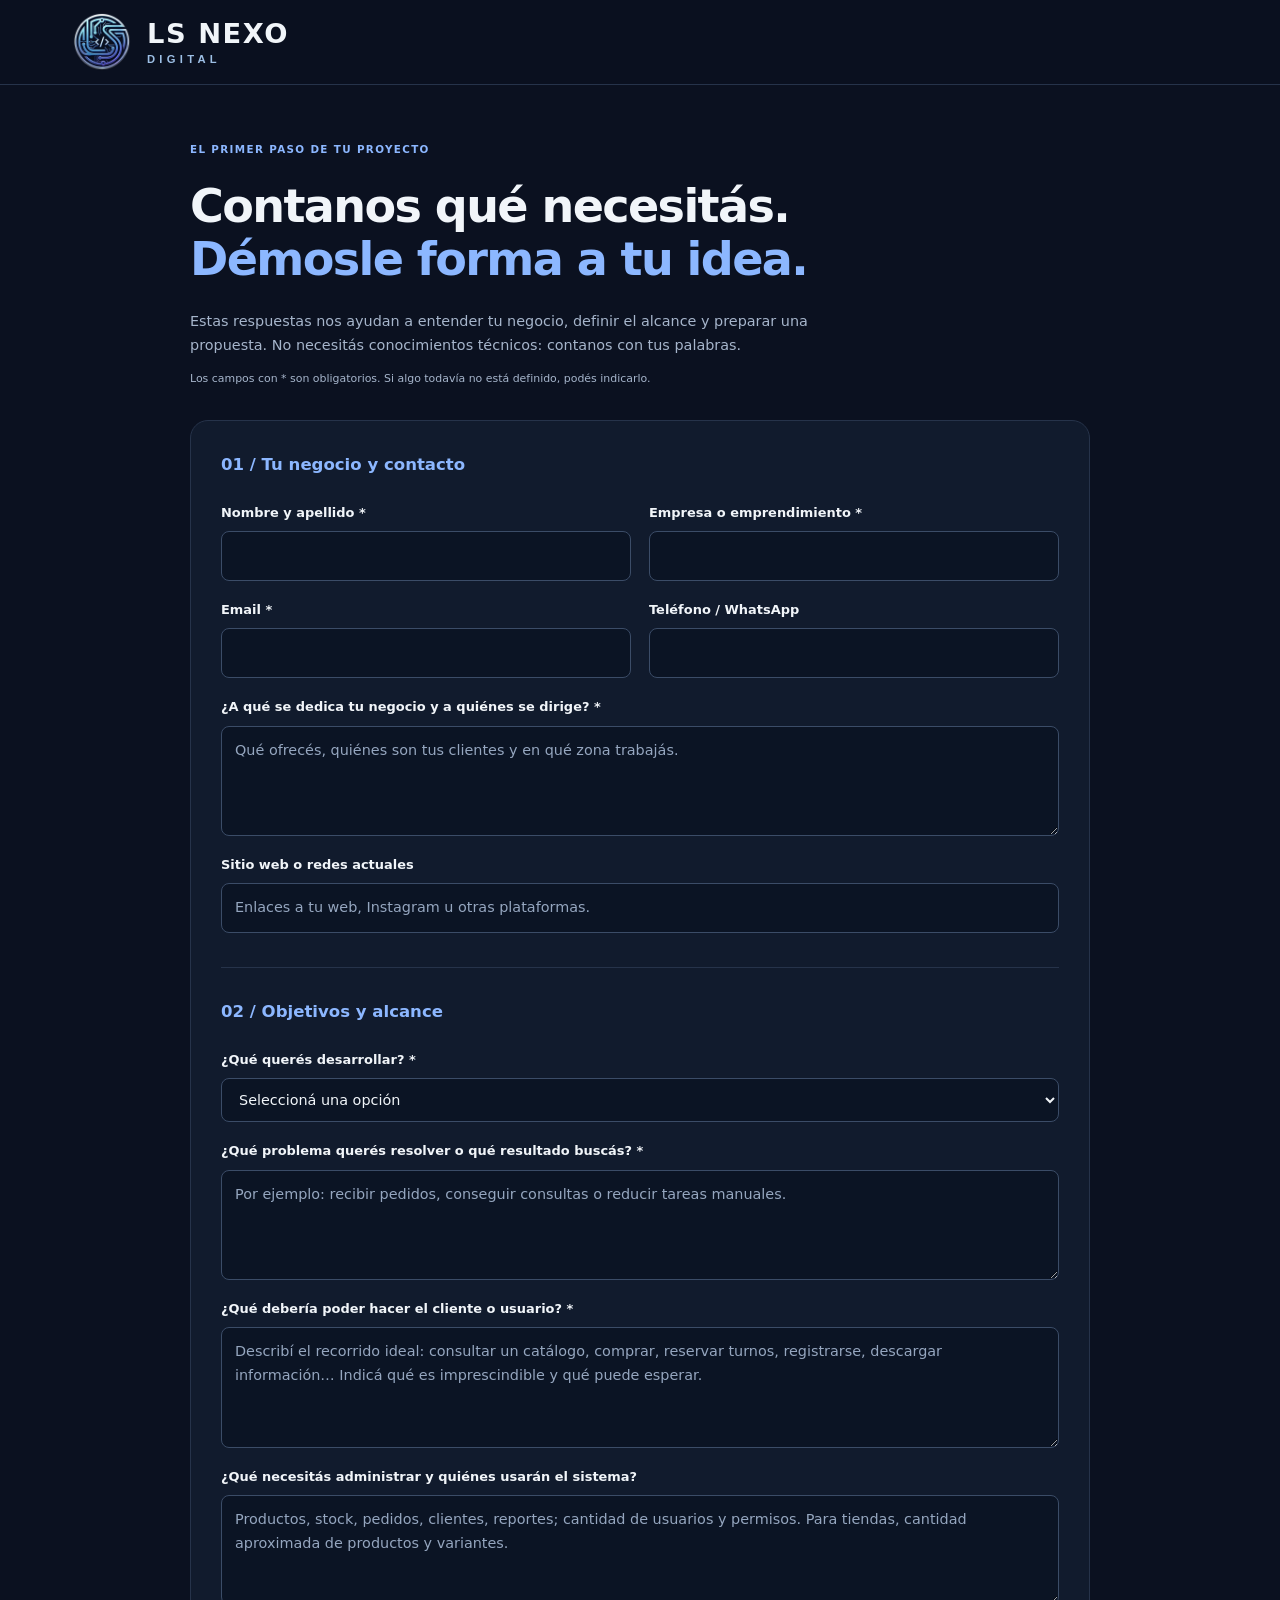
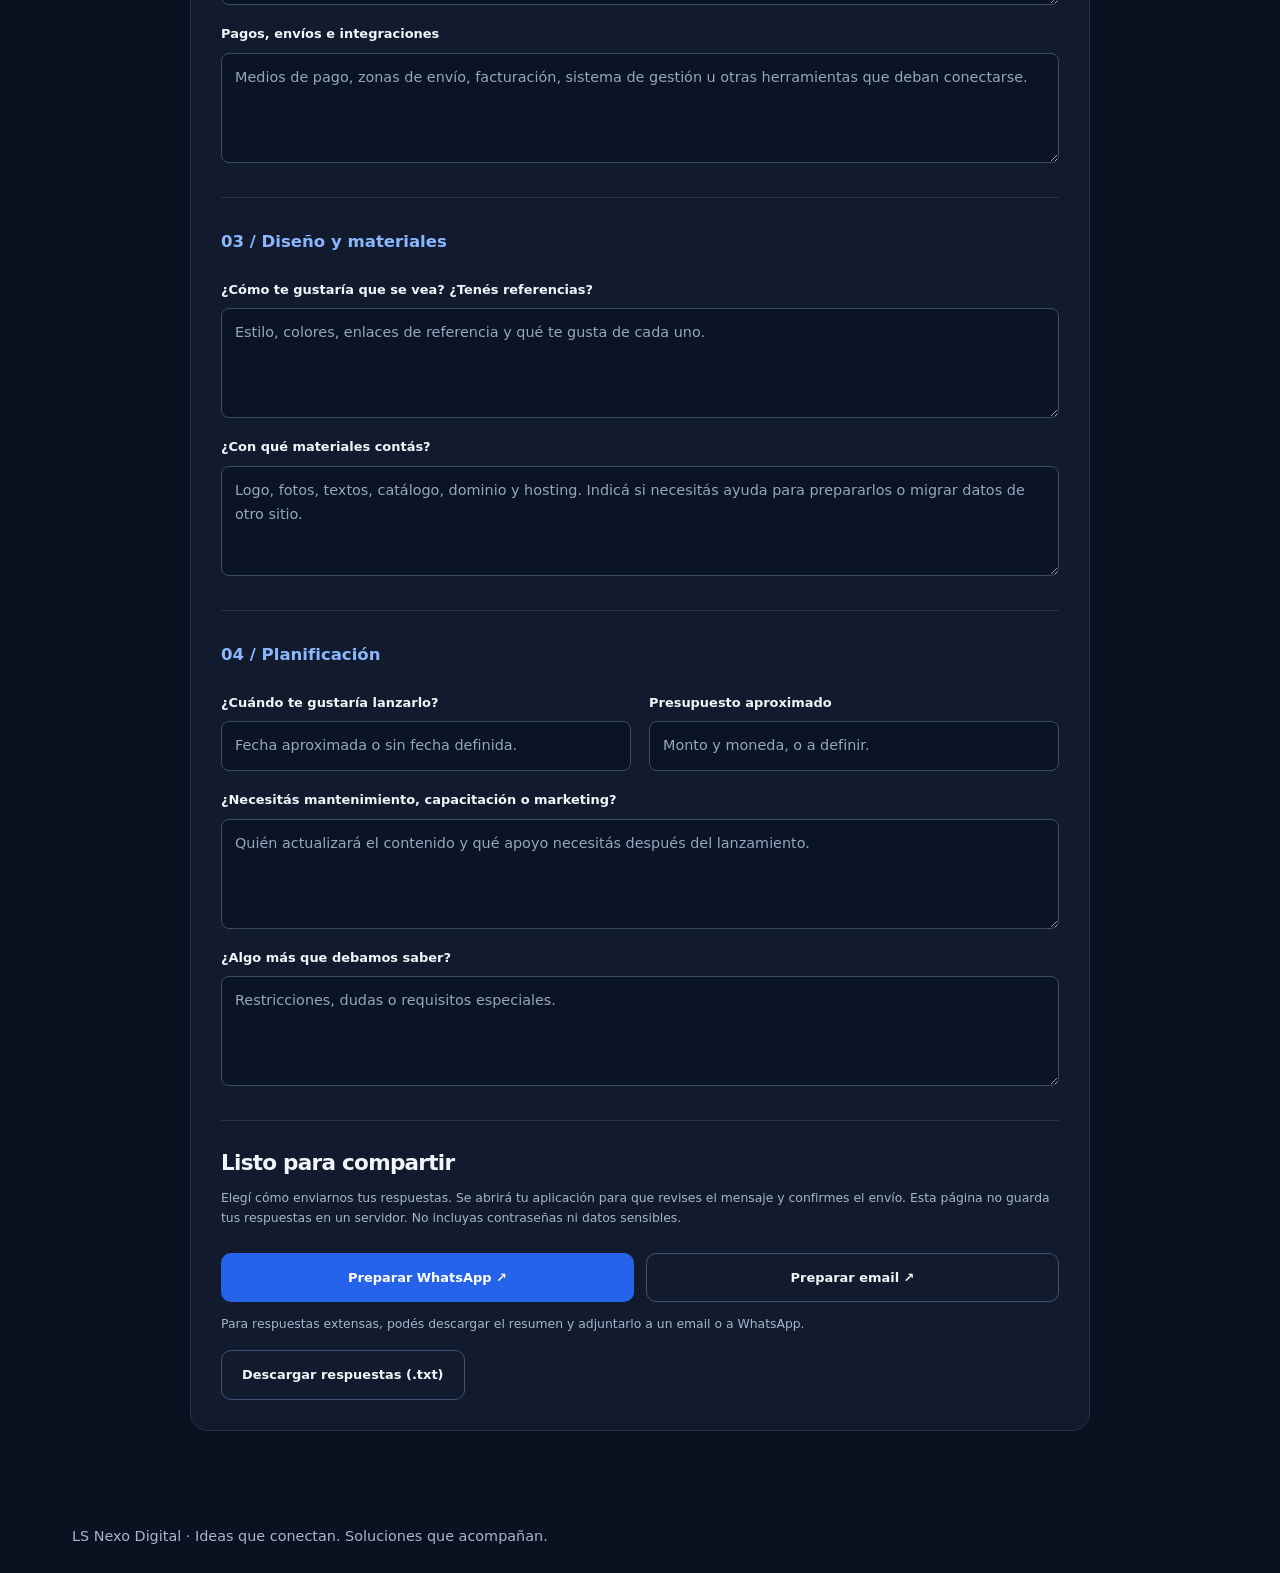
<file: necesidades.html>
<!DOCTYPE html>
<html lang="es">
<head>
    <meta charset="UTF-8">
    <meta name="viewport" content="width=device-width, initial-scale=1">
    <meta name="robots" content="noindex, nofollow">
    <meta name="theme-color" content="#0b1120">
    <title>Contanos tu proyecto | LS Nexo Digital</title>
    <link rel="icon" type="image/png" href="img/favicon-32.png">
    <link rel="stylesheet" href="css/estilos_C.css">
    <link rel="stylesheet" href="css/necesidades.css">
    <script src="js/necesidades.js" defer></script>
</head>
<body>
    <a class="skip-link" href="#contenido">Saltar al formulario</a>
    <header class="header"><div class="navbar container">
        <a href="index.html" class="logo-link" aria-label="LS Nexo Digital, inicio"><img src="img/logo-nexo-transparent.png" alt="" class="logo-img" width="60" height="60"><span class="logo-text"><span class="brand-name">LS NEXO</span><span class="brand-descriptor">DIGITAL</span></span></a>
    </div></header>
    <main id="contenido" class="container brief-page">
        <div class="brief-intro"><p class="eyebrow">El primer paso de tu proyecto</p><h1>Contanos qué necesitás.<br><span class="accent-text">Démosle forma a tu idea.</span></h1><p>Estas respuestas nos ayudan a entender tu negocio, definir el alcance y preparar una propuesta. No necesitás conocimientos técnicos: contanos con tus palabras.</p><p class="form-help">Los campos con * son obligatorios. Si algo todavía no está definido, podés indicarlo.</p></div>
        <form id="needs-form" class="contact-form">
            <fieldset><legend>01 / Tu negocio y contacto</legend>
                <div class="form-row"><div class="field"><label for="nombre">Nombre y apellido *</label><input id="nombre" name="Nombre" autocomplete="name" required maxlength="100"></div><div class="field"><label for="negocio">Empresa o emprendimiento *</label><input id="negocio" name="Negocio" autocomplete="organization" required maxlength="120"></div></div>
                <div class="form-row"><div class="field"><label for="email">Email *</label><input type="email" id="email" name="Email" autocomplete="email" required maxlength="160"></div><div class="field"><label for="telefono">Teléfono / WhatsApp</label><input type="tel" id="telefono" name="Teléfono" autocomplete="tel" maxlength="40"></div></div>
                <div class="field"><label for="actividad">¿A qué se dedica tu negocio y a quiénes se dirige? *</label><textarea id="actividad" name="Actividad y público" required maxlength="1200" rows="3" placeholder="Qué ofrecés, quiénes son tus clientes y en qué zona trabajás."></textarea></div>
                <div class="field"><label for="actual">Sitio web o redes actuales</label><input id="actual" name="Presencia actual" maxlength="350" placeholder="Enlaces a tu web, Instagram u otras plataformas."></div>
            </fieldset>
            <fieldset><legend>02 / Objetivos y alcance</legend>
                <div class="field"><label for="tipo">¿Qué querés desarrollar? *</label><select id="tipo" name="Tipo de proyecto" required><option value="">Seleccioná una opción</option><option>Sitio web institucional</option><option>Tienda online minorista</option><option>Tienda mayorista</option><option>Aplicación o sistema a medida</option><option>Mejorar una plataforma existente</option><option>Todavía necesito orientación</option></select></div>
                <div class="field"><label for="objetivo">¿Qué problema querés resolver o qué resultado buscás? *</label><textarea id="objetivo" name="Objetivo principal" required maxlength="1500" rows="3" placeholder="Por ejemplo: recibir pedidos, conseguir consultas o reducir tareas manuales."></textarea></div>
                <div class="field"><label for="funciones">¿Qué debería poder hacer el cliente o usuario? *</label><textarea id="funciones" name="Funciones necesarias" required maxlength="2000" rows="4" placeholder="Describí el recorrido ideal: consultar un catálogo, comprar, reservar turnos, registrarse, descargar información… Indicá qué es imprescindible y qué puede esperar."></textarea></div>
                <div class="field"><label for="gestion">¿Qué necesitás administrar y quiénes usarán el sistema?</label><textarea id="gestion" name="Administración y usuarios" maxlength="1200" rows="3" placeholder="Productos, stock, pedidos, clientes, reportes; cantidad de usuarios y permisos. Para tiendas, cantidad aproximada de productos y variantes."></textarea></div>
                <div class="field"><label for="integraciones">Pagos, envíos e integraciones</label><textarea id="integraciones" name="Integraciones" maxlength="1200" rows="3" placeholder="Medios de pago, zonas de envío, facturación, sistema de gestión u otras herramientas que deban conectarse."></textarea></div>
            </fieldset>
            <fieldset><legend>03 / Diseño y materiales</legend>
                <div class="field"><label for="diseno">¿Cómo te gustaría que se vea? ¿Tenés referencias?</label><textarea id="diseno" name="Diseño y referencias" maxlength="1200" rows="3" placeholder="Estilo, colores, enlaces de referencia y qué te gusta de cada uno."></textarea></div>
                <div class="field"><label for="materiales">¿Con qué materiales contás?</label><textarea id="materiales" name="Materiales disponibles" maxlength="1000" rows="3" placeholder="Logo, fotos, textos, catálogo, dominio y hosting. Indicá si necesitás ayuda para prepararlos o migrar datos de otro sitio."></textarea></div>
            </fieldset>
            <fieldset><legend>04 / Planificación</legend>
                <div class="form-row"><div class="field"><label for="plazo">¿Cuándo te gustaría lanzarlo?</label><input id="plazo" name="Plazo deseado" maxlength="150" placeholder="Fecha aproximada o sin fecha definida."></div><div class="field"><label for="presupuesto">Presupuesto aproximado</label><input id="presupuesto" name="Presupuesto" maxlength="150" placeholder="Monto y moneda, o a definir."></div></div>
                <div class="field"><label for="soporte">¿Necesitás mantenimiento, capacitación o marketing?</label><textarea id="soporte" name="Acompañamiento" maxlength="1000" rows="3" placeholder="Quién actualizará el contenido y qué apoyo necesitás después del lanzamiento."></textarea></div>
                <div class="field"><label for="notas">¿Algo más que debamos saber?</label><textarea id="notas" name="Comentarios adicionales" maxlength="1200" rows="3" placeholder="Restricciones, dudas o requisitos especiales."></textarea></div>
            </fieldset>
            <div class="brief-send"><h2>Listo para compartir</h2><p>Elegí cómo enviarnos tus respuestas. Se abrirá tu aplicación para que revises el mensaje y confirmes el envío. Esta página no guarda tus respuestas en un servidor. No incluyas contraseñas ni datos sensibles.</p>
                <div class="brief-actions"><button type="submit" name="canal" value="whatsapp" class="button primary">Preparar WhatsApp ↗</button><button type="submit" name="canal" value="email" class="button secondary">Preparar email ↗</button></div>
                <p class="form-help">Para respuestas extensas, podés descargar el resumen y adjuntarlo a un email o a WhatsApp.</p>
                <button type="button" id="download-summary" class="button secondary">Descargar respuestas (.txt)</button>
                <p id="send-status" class="form-status" role="status" aria-live="polite"></p>
            </div>
            <noscript><p>Activá JavaScript para preparar tus respuestas o escribinos a <a href="mailto:info@lsnexodigital.com.ar">info@lsnexodigital.com.ar</a>.</p></noscript>
        </form>
    </main>
    <footer class="footer"><div class="container"><p>LS Nexo Digital · Ideas que conectan. Soluciones que acompañan.</p></div></footer>
</body>
</html>
</file>
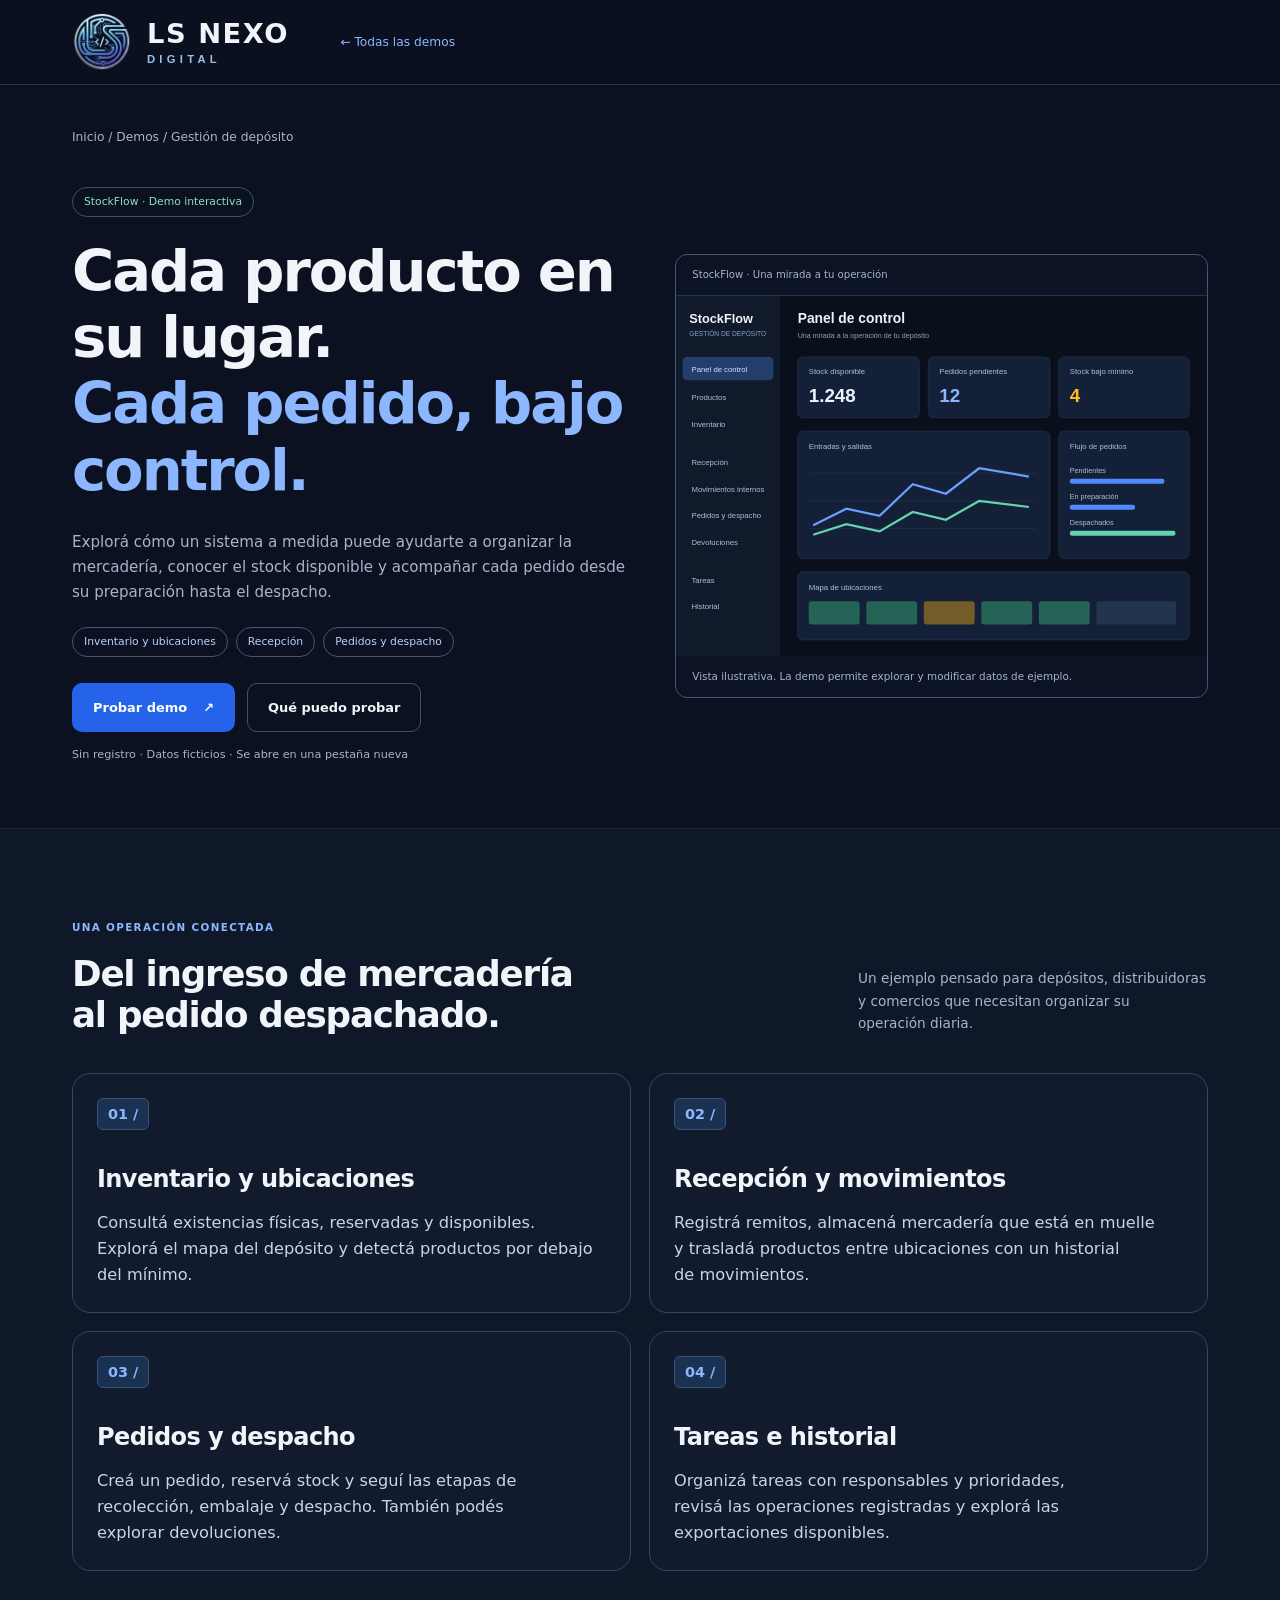
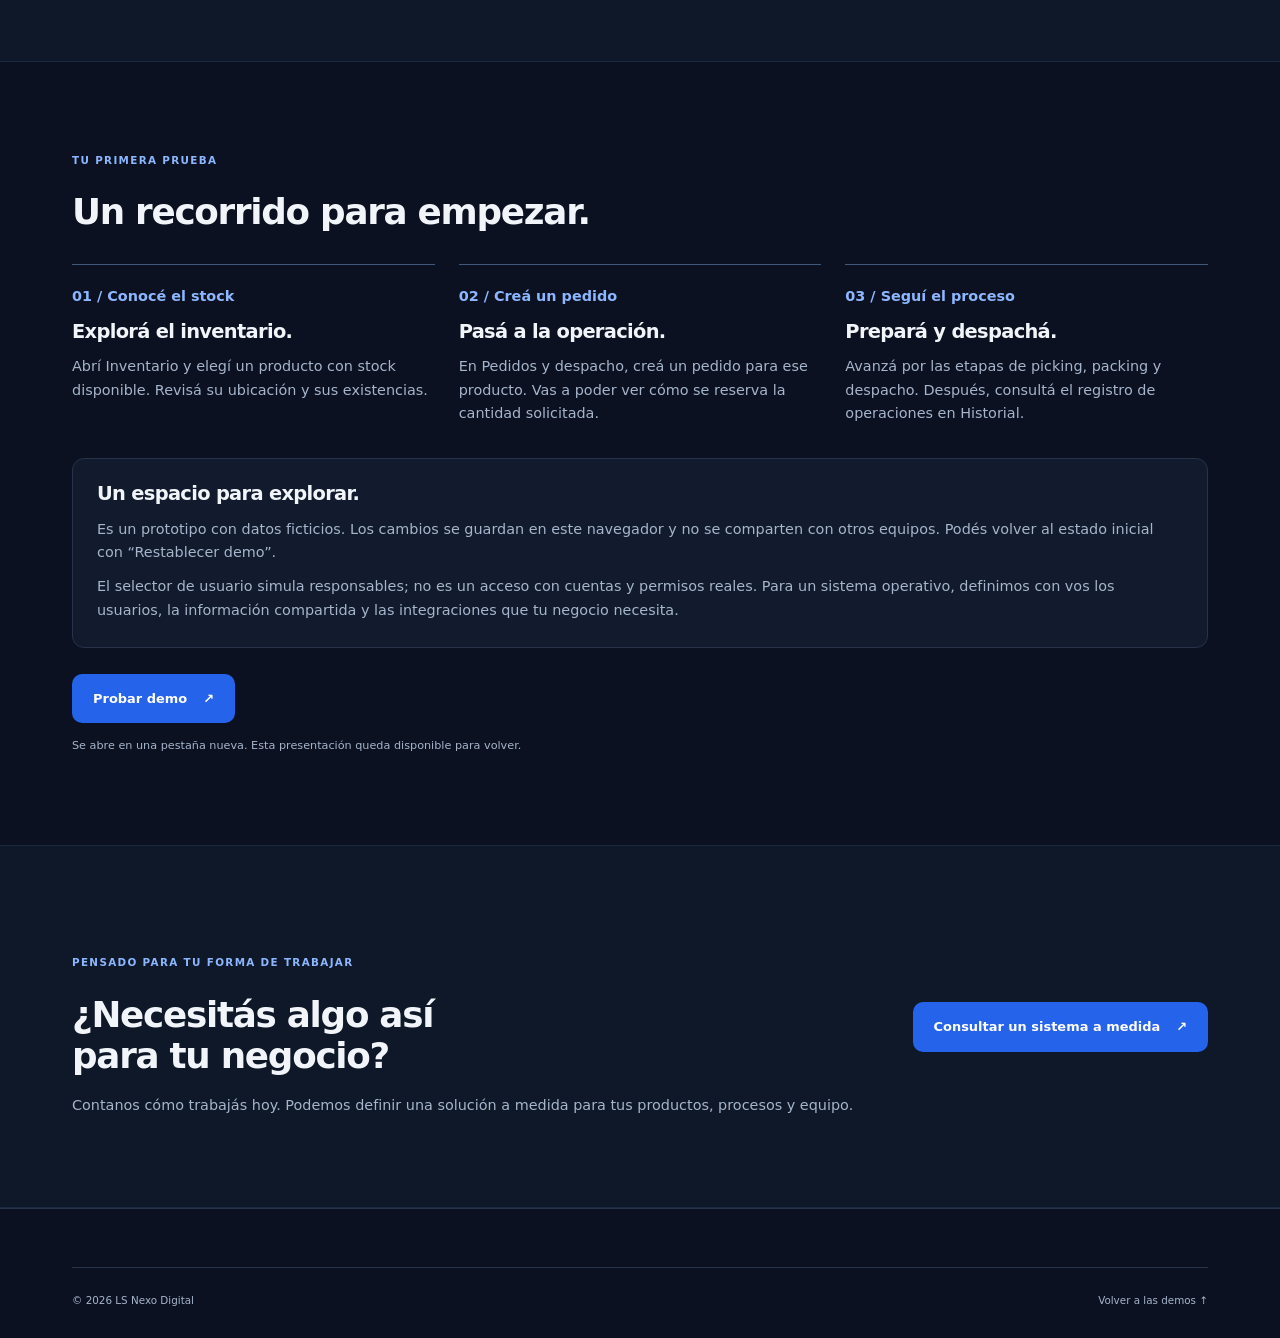
<file: demos/deposito.html>
<!DOCTYPE html>
<html lang="es">
<head>
    <meta charset="UTF-8">
    <meta name="viewport" content="width=device-width, initial-scale=1">
    <meta name="description" content="Explorá StockFlow, la demo interactiva de gestión de depósito de LS Nexo Digital. Inventario, recepción y despacho con datos ficticios.">
    <meta name="theme-color" content="#0b1120">
    <title>Demo de gestión de depósito | LS Nexo Digital</title>
    <link rel="canonical" href="https://www.lsnexodigital.com.ar/demos/deposito.html">
    <link rel="icon" type="image/png" href="../img/favicon-32.png">
    <link rel="stylesheet" href="../css/estilos_C.css">
    <link rel="stylesheet" href="../css/demos.css">
</head>
<body>
    <a class="skip-link" href="#contenido">Saltar al contenido</a>
    <header class="header demo-detail-header">
        <nav class="navbar container" aria-label="Navegación principal">
            <a href="../index.html" class="logo-link" aria-label="LS Nexo Digital, inicio"><img src="../img/logo-nexo-transparent.png" alt="" class="logo-img" width="60" height="60"><span class="logo-text"><span class="brand-name">LS NEXO</span><span class="brand-descriptor">DIGITAL</span></span></a>
            <a href="../index.html#demos">← Todas las demos</a>
        </nav>
    </header>
    <main id="contenido">
        <div class="container demo-intro">
            <a class="demo-breadcrumb" href="../index.html#demos">Inicio / Demos / Gestión de depósito</a>
            <section class="demo-hero" aria-labelledby="demo-title">
                <div><span class="demo-badge">StockFlow · Demo interactiva</span><h1 id="demo-title">Cada producto en su lugar.<br><span>Cada pedido, bajo control.</span></h1><p class="hero-description">Explorá cómo un sistema a medida puede ayudarte a organizar la mercadería, conocer el stock disponible y acompañar cada pedido desde su preparación hasta el despacho.</p><div class="demo-tags"><span>Inventario y ubicaciones</span><span>Recepción</span><span>Pedidos y despacho</span></div><div class="demo-actions"><a href="../Deposito/index.html" class="button primary" target="_blank" rel="noopener noreferrer">Probar demo <span aria-hidden="true">↗</span></a><a href="#recorrido" class="button secondary">Qué puedo probar</a></div><p class="demo-small">Sin registro · Datos ficticios · Se abre en una pestaña nueva</p></div>
                <figure class="demo-window"><figcaption>StockFlow · Una mirada a tu operación</figcaption><img src="../img/stockflow-preview.svg" alt="Vista ilustrativa del panel con stock, flujo de pedidos y mapa de ubicaciones" width="960" height="650"><p>Vista ilustrativa. La demo permite explorar y modificar datos de ejemplo.</p></figure>
            </section>
        </div>
        <section class="section section-tinted" aria-labelledby="modules-title"><div class="container">
            <div class="section-heading"><div><p class="eyebrow">Una operación conectada</p><h2 id="modules-title">Del ingreso de mercadería<br>al pedido despachado.</h2></div><p>Un ejemplo pensado para depósitos, distribuidoras y comercios que necesitan organizar su operación diaria.</p></div>
            <div class="demo-modules">
                <article class="service-card"><span class="card-icon" aria-hidden="true">01 /</span><h3>Inventario y ubicaciones</h3><p>Consultá existencias físicas, reservadas y disponibles. Explorá el mapa del depósito y detectá productos por debajo del mínimo.</p></article>
                <article class="service-card"><span class="card-icon" aria-hidden="true">02 /</span><h3>Recepción y movimientos</h3><p>Registrá remitos, almacená mercadería que está en muelle y trasladá productos entre ubicaciones con un historial de movimientos.</p></article>
                <article class="service-card"><span class="card-icon" aria-hidden="true">03 /</span><h3>Pedidos y despacho</h3><p>Creá un pedido, reservá stock y seguí las etapas de recolección, embalaje y despacho. También podés explorar devoluciones.</p></article>
                <article class="service-card"><span class="card-icon" aria-hidden="true">04 /</span><h3>Tareas e historial</h3><p>Organizá tareas con responsables y prioridades, revisá las operaciones registradas y explorá las exportaciones disponibles.</p></article>
            </div>
        </div></section>
        <section id="recorrido" class="section container" aria-labelledby="tour-title">
            <p class="eyebrow">Tu primera prueba</p><h2 id="tour-title">Un recorrido para empezar.</h2>
            <ol class="demo-tour">
                <li><strong>01 / Conocé el stock</strong><h3>Explorá el inventario.</h3><p>Abrí Inventario y elegí un producto con stock disponible. Revisá su ubicación y sus existencias.</p></li>
                <li><strong>02 / Creá un pedido</strong><h3>Pasá a la operación.</h3><p>En Pedidos y despacho, creá un pedido para ese producto. Vas a poder ver cómo se reserva la cantidad solicitada.</p></li>
                <li><strong>03 / Seguí el proceso</strong><h3>Prepará y despachá.</h3><p>Avanzá por las etapas de picking, packing y despacho. Después, consultá el registro de operaciones en Historial.</p></li>
            </ol>
            <aside class="demo-notice" aria-labelledby="notice-title"><h3 id="notice-title">Un espacio para explorar.</h3><p>Es un prototipo con datos ficticios. Los cambios se guardan en este navegador y no se comparten con otros equipos. Podés volver al estado inicial con “Restablecer demo”.</p><p>El selector de usuario simula responsables; no es un acceso con cuentas y permisos reales. Para un sistema operativo, definimos con vos los usuarios, la información compartida y las integraciones que tu negocio necesita.</p></aside>
            <div class="demo-actions"><a href="../Deposito/index.html" class="button primary" target="_blank" rel="noopener noreferrer">Probar demo <span aria-hidden="true">↗</span></a></div><p class="demo-small">Se abre en una pestaña nueva. Esta presentación queda disponible para volver.</p>
        </section>
        <section class="section section-tinted" aria-labelledby="consult-title"><div class="container demo-contact"><div><p class="eyebrow">Pensado para tu forma de trabajar</p><h2 id="consult-title">¿Necesitás algo así<br>para tu negocio?</h2><p>Contanos cómo trabajás hoy. Podemos definir una solución a medida para tus productos, procesos y equipo.</p></div><a class="button primary" href="../index.html?demo=deposito#contacto">Consultar un sistema a medida <span aria-hidden="true">↗</span></a></div></section>
    </main>
    <footer class="demo-footer"><div class="container footer-bottom"><span>© 2026 LS Nexo Digital</span><a href="../index.html#demos">Volver a las demos ↑</a></div></footer>
</body>
</html>
</file>
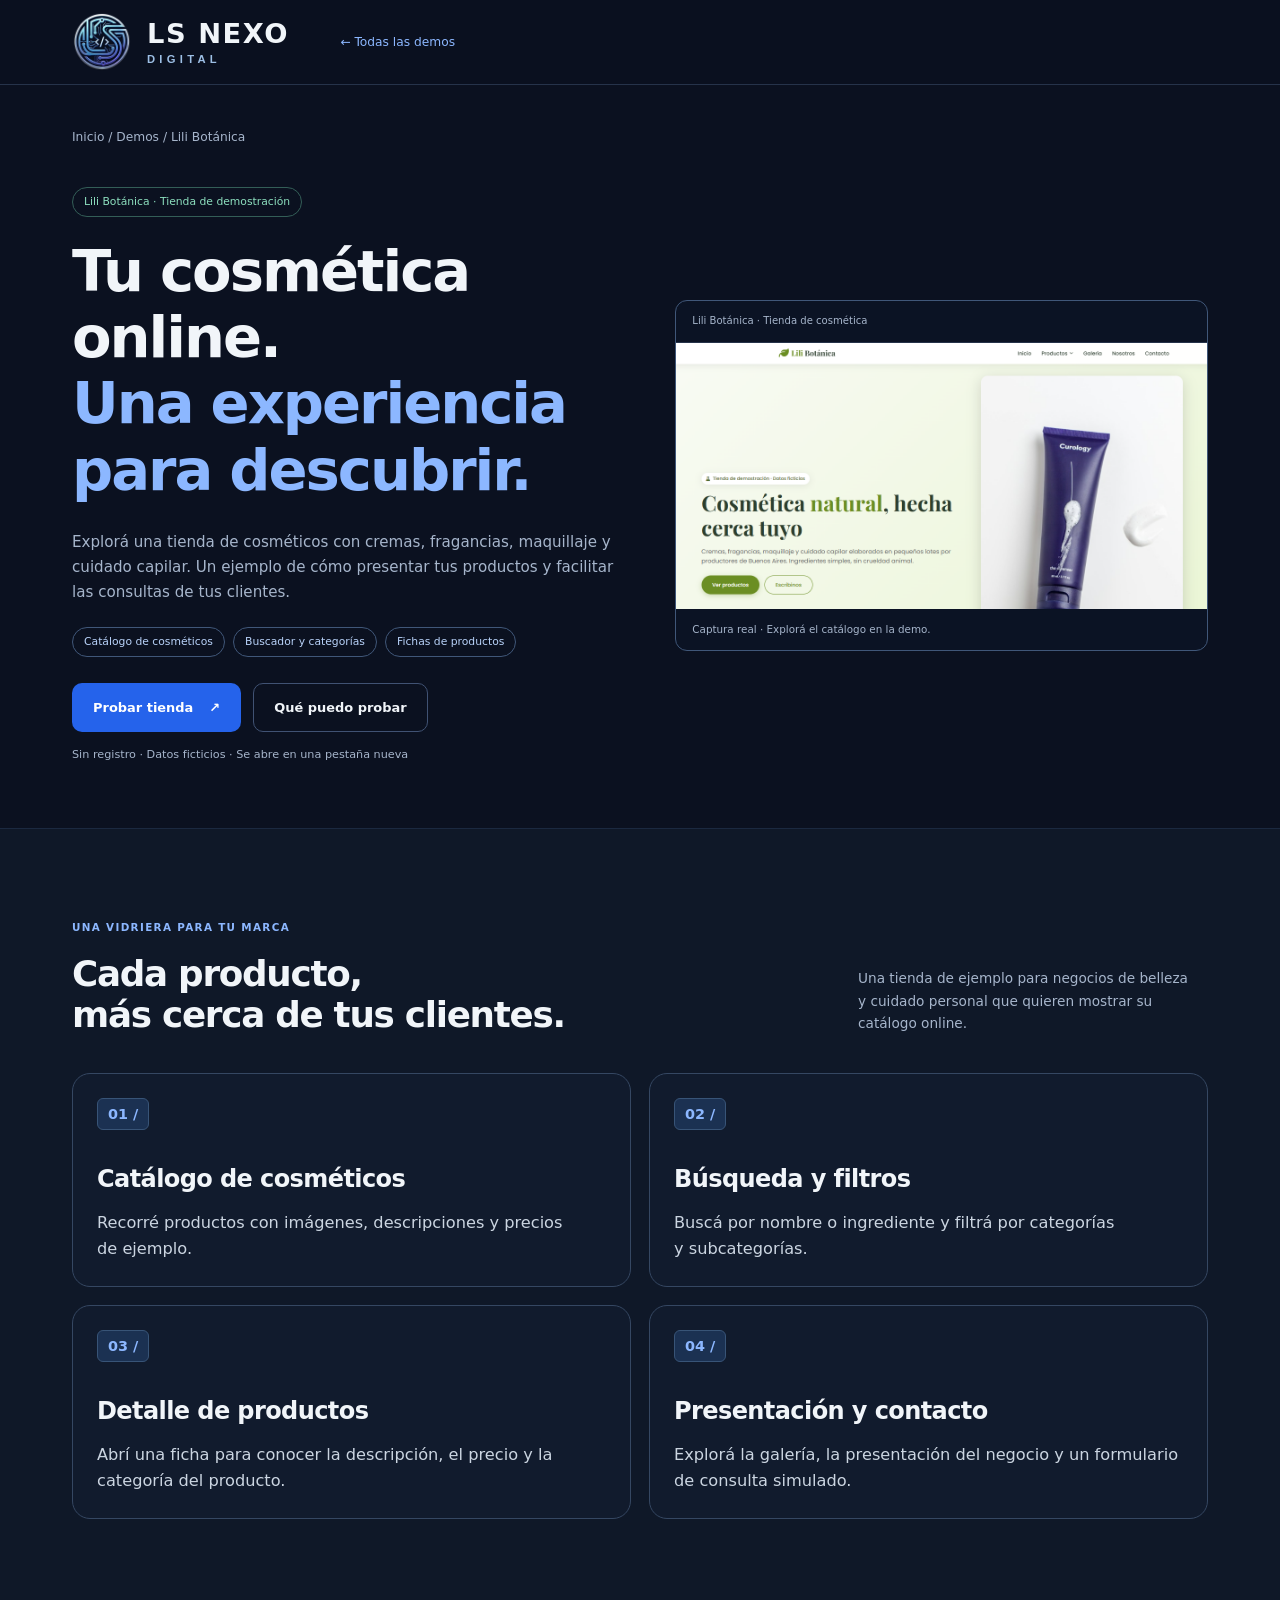
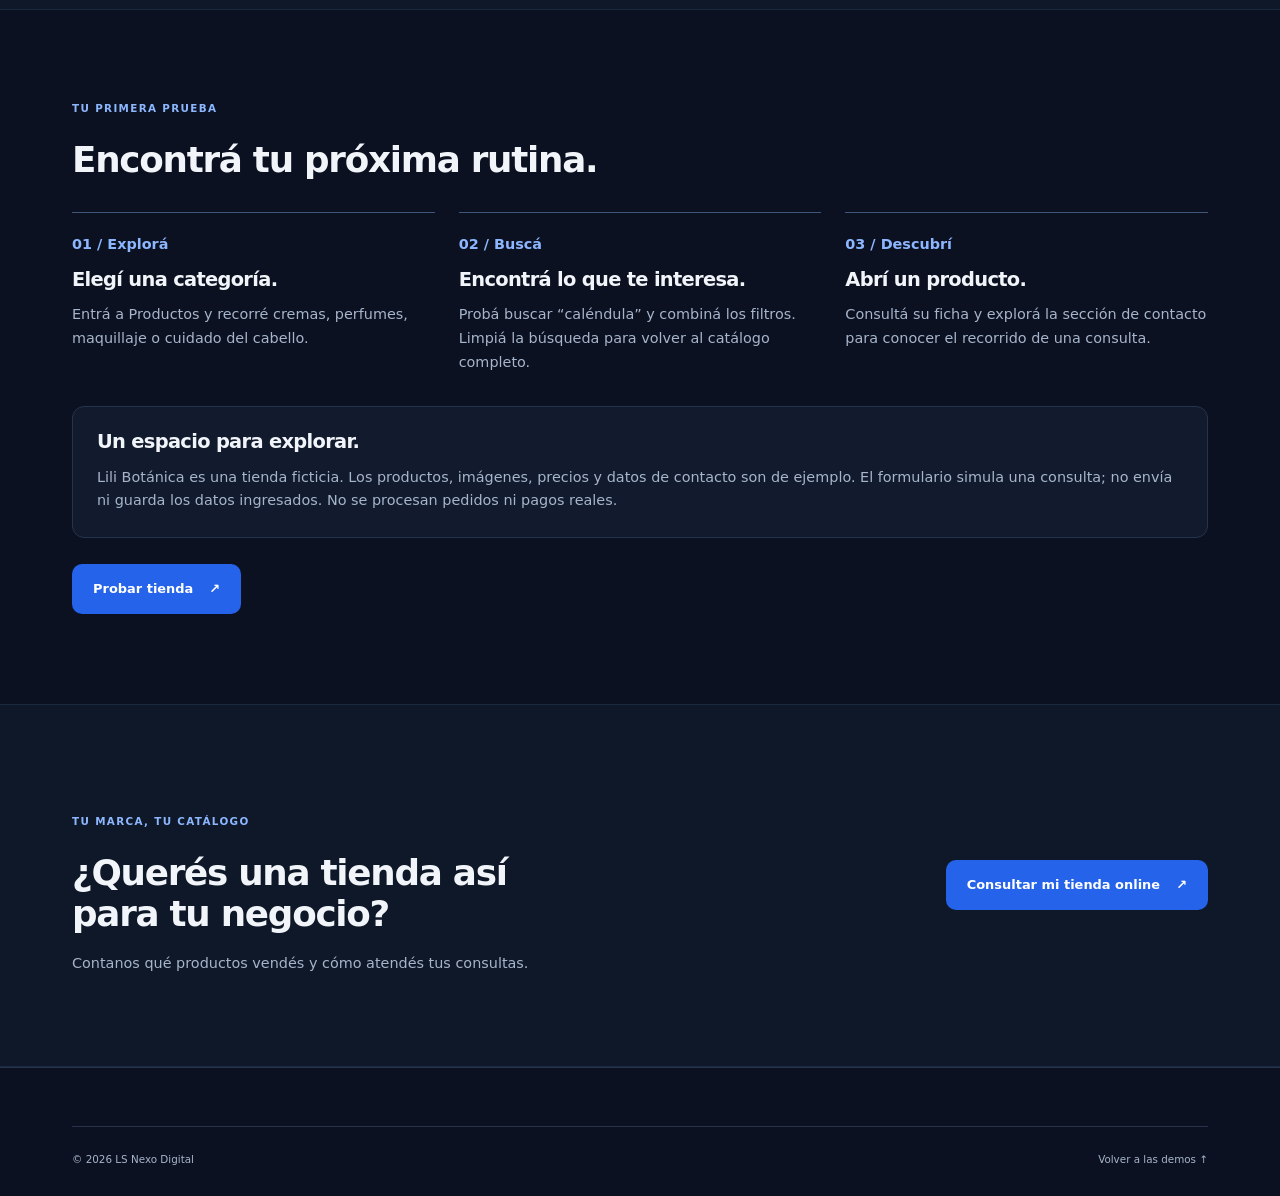
<file: demos/lili-botanica.html>
<!DOCTYPE html>
<html lang="es">
<head>
    <meta charset="UTF-8">
    <meta name="viewport" content="width=device-width, initial-scale=1">
    <meta name="description" content="Conocé Lili Botánica, una demo de tienda de cosméticos con catálogo, buscador, categorías y fichas de productos de LS Nexo Digital.">
    <meta name="theme-color" content="#0b1120">
    <title>Demo de tienda de cosméticos · Lili Botánica | LS Nexo Digital</title>
    <link rel="canonical" href="https://www.lsnexodigital.com.ar/demos/lili-botanica.html">
    <link rel="icon" type="image/png" href="../img/favicon-32.png">
    <link rel="stylesheet" href="../css/estilos_C.css">
    <link rel="stylesheet" href="../css/demos.css">
</head>
<body>
    <a class="skip-link" href="#contenido">Saltar al contenido</a>
    <header class="header demo-detail-header"><nav class="navbar container" aria-label="Navegación principal">
        <a href="../index.html" class="logo-link" aria-label="LS Nexo Digital, inicio"><img src="../img/logo-nexo-transparent.png" alt="" class="logo-img" width="60" height="60"><span class="logo-text"><span class="brand-name">LS NEXO</span><span class="brand-descriptor">DIGITAL</span></span></a>
        <a href="../index.html#demos">← Todas las demos</a>
    </nav></header>
    <main id="contenido">
        <div class="container demo-intro">
            <a class="demo-breadcrumb" href="../index.html#demos">Inicio / Demos / Lili Botánica</a>
            <section class="demo-hero" aria-labelledby="demo-title">
                <div><span class="demo-badge">Lili Botánica · Tienda de demostración</span><h1 id="demo-title">Tu cosmética online.<br><span>Una experiencia para descubrir.</span></h1><p class="hero-description">Explorá una tienda de cosméticos con cremas, fragancias, maquillaje y cuidado capilar. Un ejemplo de cómo presentar tus productos y facilitar las consultas de tus clientes.</p><div class="demo-tags"><span>Catálogo de cosméticos</span><span>Buscador y categorías</span><span>Fichas de productos</span></div><div class="demo-actions"><a href="../Lili_Natura/indexNat.html" class="button primary" target="_blank" rel="noopener noreferrer">Probar tienda <span aria-hidden="true">↗</span></a><a href="#recorrido" class="button secondary">Qué puedo probar</a></div><p class="demo-small">Sin registro · Datos ficticios · Se abre en una pestaña nueva</p></div>
                <figure class="demo-window"><figcaption>Lili Botánica · Tienda de cosmética</figcaption><img src="../img/lili-botanica-preview.png" alt="Captura real de Lili Botánica con su presentación y acceso al catálogo" width="1184" height="594"><p>Captura real · Explorá el catálogo en la demo.</p></figure>
            </section>
        </div>
        <section class="section section-tinted" aria-labelledby="modules-title"><div class="container">
            <div class="section-heading"><div><p class="eyebrow">Una vidriera para tu marca</p><h2 id="modules-title">Cada producto,<br>más cerca de tus clientes.</h2></div><p>Una tienda de ejemplo para negocios de belleza y cuidado personal que quieren mostrar su catálogo online.</p></div>
            <div class="demo-modules">
                <article class="service-card"><span class="card-icon" aria-hidden="true">01 /</span><h3>Catálogo de cosméticos</h3><p>Recorré productos con imágenes, descripciones y precios de ejemplo.</p></article>
                <article class="service-card"><span class="card-icon" aria-hidden="true">02 /</span><h3>Búsqueda y filtros</h3><p>Buscá por nombre o ingrediente y filtrá por categorías y subcategorías.</p></article>
                <article class="service-card"><span class="card-icon" aria-hidden="true">03 /</span><h3>Detalle de productos</h3><p>Abrí una ficha para conocer la descripción, el precio y la categoría del producto.</p></article>
                <article class="service-card"><span class="card-icon" aria-hidden="true">04 /</span><h3>Presentación y contacto</h3><p>Explorá la galería, la presentación del negocio y un formulario de consulta simulado.</p></article>
            </div>
        </div></section>
        <section id="recorrido" class="section container" aria-labelledby="tour-title">
            <p class="eyebrow">Tu primera prueba</p><h2 id="tour-title">Encontrá tu próxima rutina.</h2>
            <ol class="demo-tour">
                <li><strong>01 / Explorá</strong><h3>Elegí una categoría.</h3><p>Entrá a Productos y recorré cremas, perfumes, maquillaje o cuidado del cabello.</p></li>
                <li><strong>02 / Buscá</strong><h3>Encontrá lo que te interesa.</h3><p>Probá buscar “caléndula” y combiná los filtros. Limpiá la búsqueda para volver al catálogo completo.</p></li>
                <li><strong>03 / Descubrí</strong><h3>Abrí un producto.</h3><p>Consultá su ficha y explorá la sección de contacto para conocer el recorrido de una consulta.</p></li>
            </ol>
            <aside class="demo-notice"><h3>Un espacio para explorar.</h3><p>Lili Botánica es una tienda ficticia. Los productos, imágenes, precios y datos de contacto son de ejemplo. El formulario simula una consulta; no envía ni guarda los datos ingresados. No se procesan pedidos ni pagos reales.</p></aside>
            <div class="demo-actions"><a href="../Lili_Natura/indexNat.html" class="button primary" target="_blank" rel="noopener noreferrer">Probar tienda <span aria-hidden="true">↗</span></a></div>
        </section>
        <section class="section section-tinted"><div class="container demo-contact"><div><p class="eyebrow">Tu marca, tu catálogo</p><h2>¿Querés una tienda así<br>para tu negocio?</h2><p>Contanos qué productos vendés y cómo atendés tus consultas.</p></div><a class="button primary" href="../index.html?demo=lili-botanica#contacto">Consultar mi tienda online <span aria-hidden="true">↗</span></a></div></section>
    </main>
    <footer class="demo-footer"><div class="container footer-bottom"><span>© 2026 LS Nexo Digital</span><a href="../index.html#demos">Volver a las demos ↑</a></div></footer>
</body>
</html>
</file>
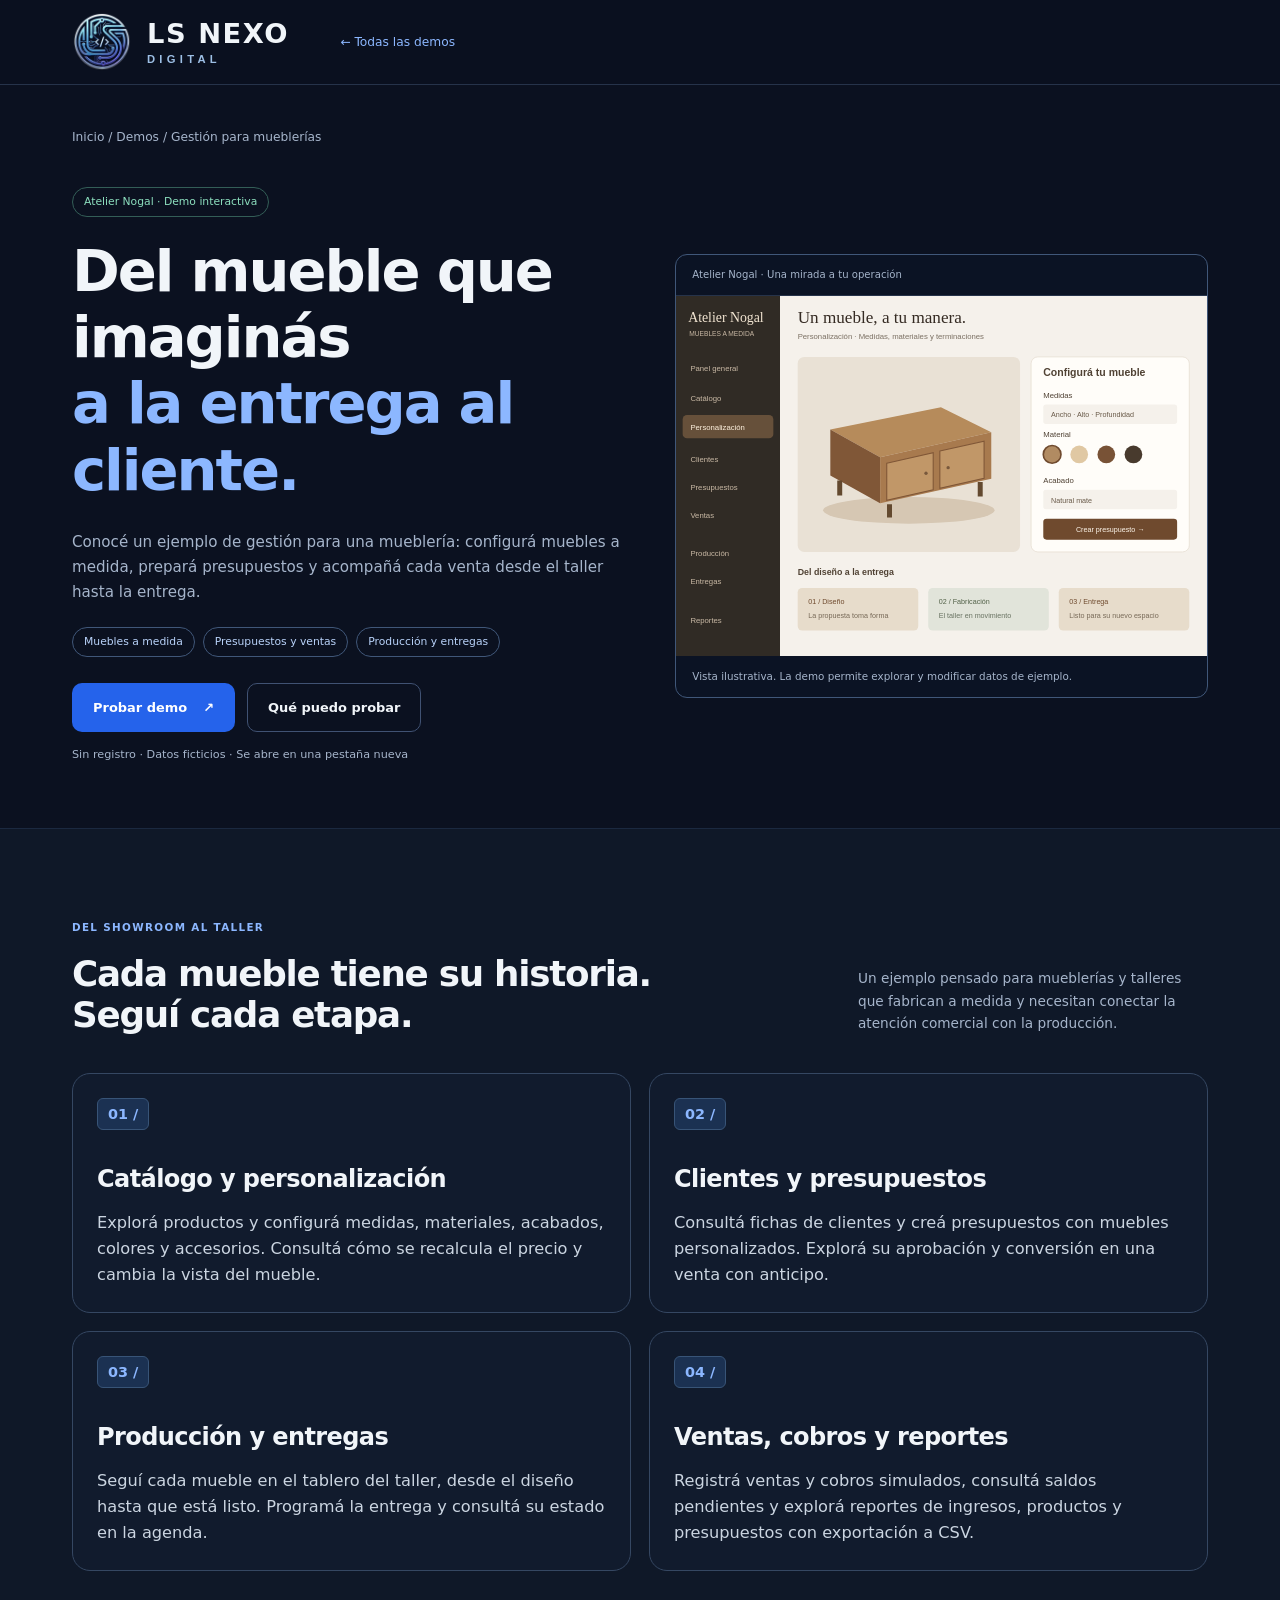
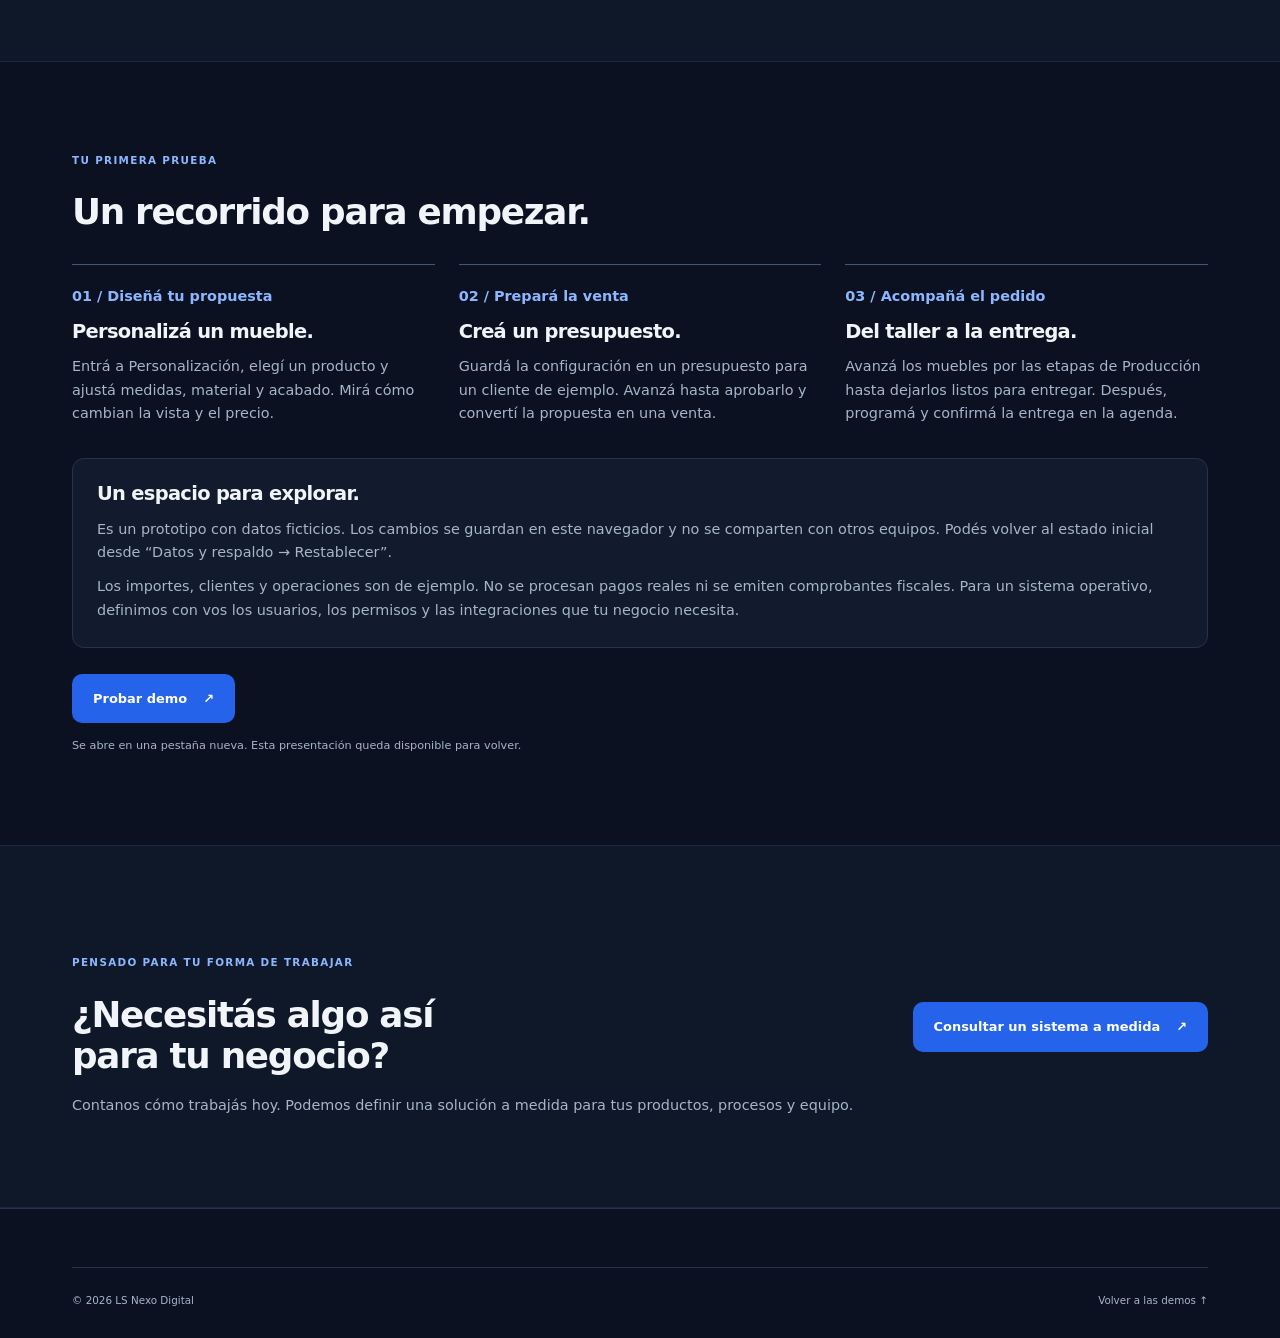
<file: demos/muebles.html>
<!DOCTYPE html>
<html lang="es">
<head>
    <meta charset="UTF-8">
    <meta name="viewport" content="width=device-width, initial-scale=1">
    <meta name="description" content="Explorá Atelier Nogal, la demo de gestión para mueblerías de LS Nexo Digital. Personalización, presupuestos, ventas, producción y entregas.">
    <meta name="theme-color" content="#0b1120">
    <title>Demo de gestión para mueblerías | LS Nexo Digital</title>
    <link rel="canonical" href="https://www.lsnexodigital.com.ar/demos/muebles.html">
    <link rel="icon" type="image/png" href="../img/favicon-32.png">
    <link rel="stylesheet" href="../css/estilos_C.css">
    <link rel="stylesheet" href="../css/demos.css">
</head>
<body>
    <a class="skip-link" href="#contenido">Saltar al contenido</a>
    <header class="header demo-detail-header">
        <nav class="navbar container" aria-label="Navegación principal">
            <a href="../index.html" class="logo-link" aria-label="LS Nexo Digital, inicio"><img src="../img/logo-nexo-transparent.png" alt="" class="logo-img" width="60" height="60"><span class="logo-text"><span class="brand-name">LS NEXO</span><span class="brand-descriptor">DIGITAL</span></span></a>
            <a href="../index.html#demos">← Todas las demos</a>
        </nav>
    </header>
    <main id="contenido">
        <div class="container demo-intro">
            <a class="demo-breadcrumb" href="../index.html#demos">Inicio / Demos / Gestión para mueblerías</a>
            <section class="demo-hero" aria-labelledby="demo-title">
                <div><span class="demo-badge">Atelier Nogal · Demo interactiva</span><h1 id="demo-title">Del mueble que imaginás<br><span>a la entrega al cliente.</span></h1><p class="hero-description">Conocé un ejemplo de gestión para una mueblería: configurá muebles a medida, prepará presupuestos y acompañá cada venta desde el taller hasta la entrega.</p><div class="demo-tags"><span>Muebles a medida</span><span>Presupuestos y ventas</span><span>Producción y entregas</span></div><div class="demo-actions"><a href="../Muebles/index.html" class="button primary" target="_blank" rel="noopener noreferrer">Probar demo <span aria-hidden="true">↗</span></a><a href="#recorrido" class="button secondary">Qué puedo probar</a></div><p class="demo-small">Sin registro · Datos ficticios · Se abre en una pestaña nueva</p></div>
                <figure class="demo-window"><figcaption>Atelier Nogal · Una mirada a tu operación</figcaption><img src="../img/muebles-preview.svg" alt="Vista ilustrativa de un configurador de muebles con medidas, materiales y etapas de producción" width="960" height="650"><p>Vista ilustrativa. La demo permite explorar y modificar datos de ejemplo.</p></figure>
            </section>
        </div>
        <section class="section section-tinted" aria-labelledby="modules-title"><div class="container">
            <div class="section-heading"><div><p class="eyebrow">Del showroom al taller</p><h2 id="modules-title">Cada mueble tiene su historia.<br>Seguí cada etapa.</h2></div><p>Un ejemplo pensado para mueblerías y talleres que fabrican a medida y necesitan conectar la atención comercial con la producción.</p></div>
            <div class="demo-modules">
                <article class="service-card"><span class="card-icon" aria-hidden="true">01 /</span><h3>Catálogo y personalización</h3><p>Explorá productos y configurá medidas, materiales, acabados, colores y accesorios. Consultá cómo se recalcula el precio y cambia la vista del mueble.</p></article>
                <article class="service-card"><span class="card-icon" aria-hidden="true">02 /</span><h3>Clientes y presupuestos</h3><p>Consultá fichas de clientes y creá presupuestos con muebles personalizados. Explorá su aprobación y conversión en una venta con anticipo.</p></article>
                <article class="service-card"><span class="card-icon" aria-hidden="true">03 /</span><h3>Producción y entregas</h3><p>Seguí cada mueble en el tablero del taller, desde el diseño hasta que está listo. Programá la entrega y consultá su estado en la agenda.</p></article>
                <article class="service-card"><span class="card-icon" aria-hidden="true">04 /</span><h3>Ventas, cobros y reportes</h3><p>Registrá ventas y cobros simulados, consultá saldos pendientes y explorá reportes de ingresos, productos y presupuestos con exportación a CSV.</p></article>
            </div>
        </div></section>
        <section id="recorrido" class="section container" aria-labelledby="tour-title">
            <p class="eyebrow">Tu primera prueba</p><h2 id="tour-title">Un recorrido para empezar.</h2>
            <ol class="demo-tour">
                <li><strong>01 / Diseñá tu propuesta</strong><h3>Personalizá un mueble.</h3><p>Entrá a Personalización, elegí un producto y ajustá medidas, material y acabado. Mirá cómo cambian la vista y el precio.</p></li>
                <li><strong>02 / Prepará la venta</strong><h3>Creá un presupuesto.</h3><p>Guardá la configuración en un presupuesto para un cliente de ejemplo. Avanzá hasta aprobarlo y convertí la propuesta en una venta.</p></li>
                <li><strong>03 / Acompañá el pedido</strong><h3>Del taller a la entrega.</h3><p>Avanzá los muebles por las etapas de Producción hasta dejarlos listos para entregar. Después, programá y confirmá la entrega en la agenda.</p></li>
            </ol>
            <aside class="demo-notice" aria-labelledby="notice-title"><h3 id="notice-title">Un espacio para explorar.</h3><p>Es un prototipo con datos ficticios. Los cambios se guardan en este navegador y no se comparten con otros equipos. Podés volver al estado inicial desde “Datos y respaldo → Restablecer”.</p><p>Los importes, clientes y operaciones son de ejemplo. No se procesan pagos reales ni se emiten comprobantes fiscales. Para un sistema operativo, definimos con vos los usuarios, los permisos y las integraciones que tu negocio necesita.</p></aside>
            <div class="demo-actions"><a href="../Muebles/index.html" class="button primary" target="_blank" rel="noopener noreferrer">Probar demo <span aria-hidden="true">↗</span></a></div><p class="demo-small">Se abre en una pestaña nueva. Esta presentación queda disponible para volver.</p>
        </section>
        <section class="section section-tinted" aria-labelledby="consult-title"><div class="container demo-contact"><div><p class="eyebrow">Pensado para tu forma de trabajar</p><h2 id="consult-title">¿Necesitás algo así<br>para tu negocio?</h2><p>Contanos cómo trabajás hoy. Podemos definir una solución a medida para tus productos, procesos y equipo.</p></div><a class="button primary" href="../index.html?demo=muebles#contacto">Consultar un sistema a medida <span aria-hidden="true">↗</span></a></div></section>
    </main>
    <footer class="demo-footer"><div class="container footer-bottom"><span>© 2026 LS Nexo Digital</span><a href="../index.html#demos">Volver a las demos ↑</a></div></footer>
</body>
</html>
</file>
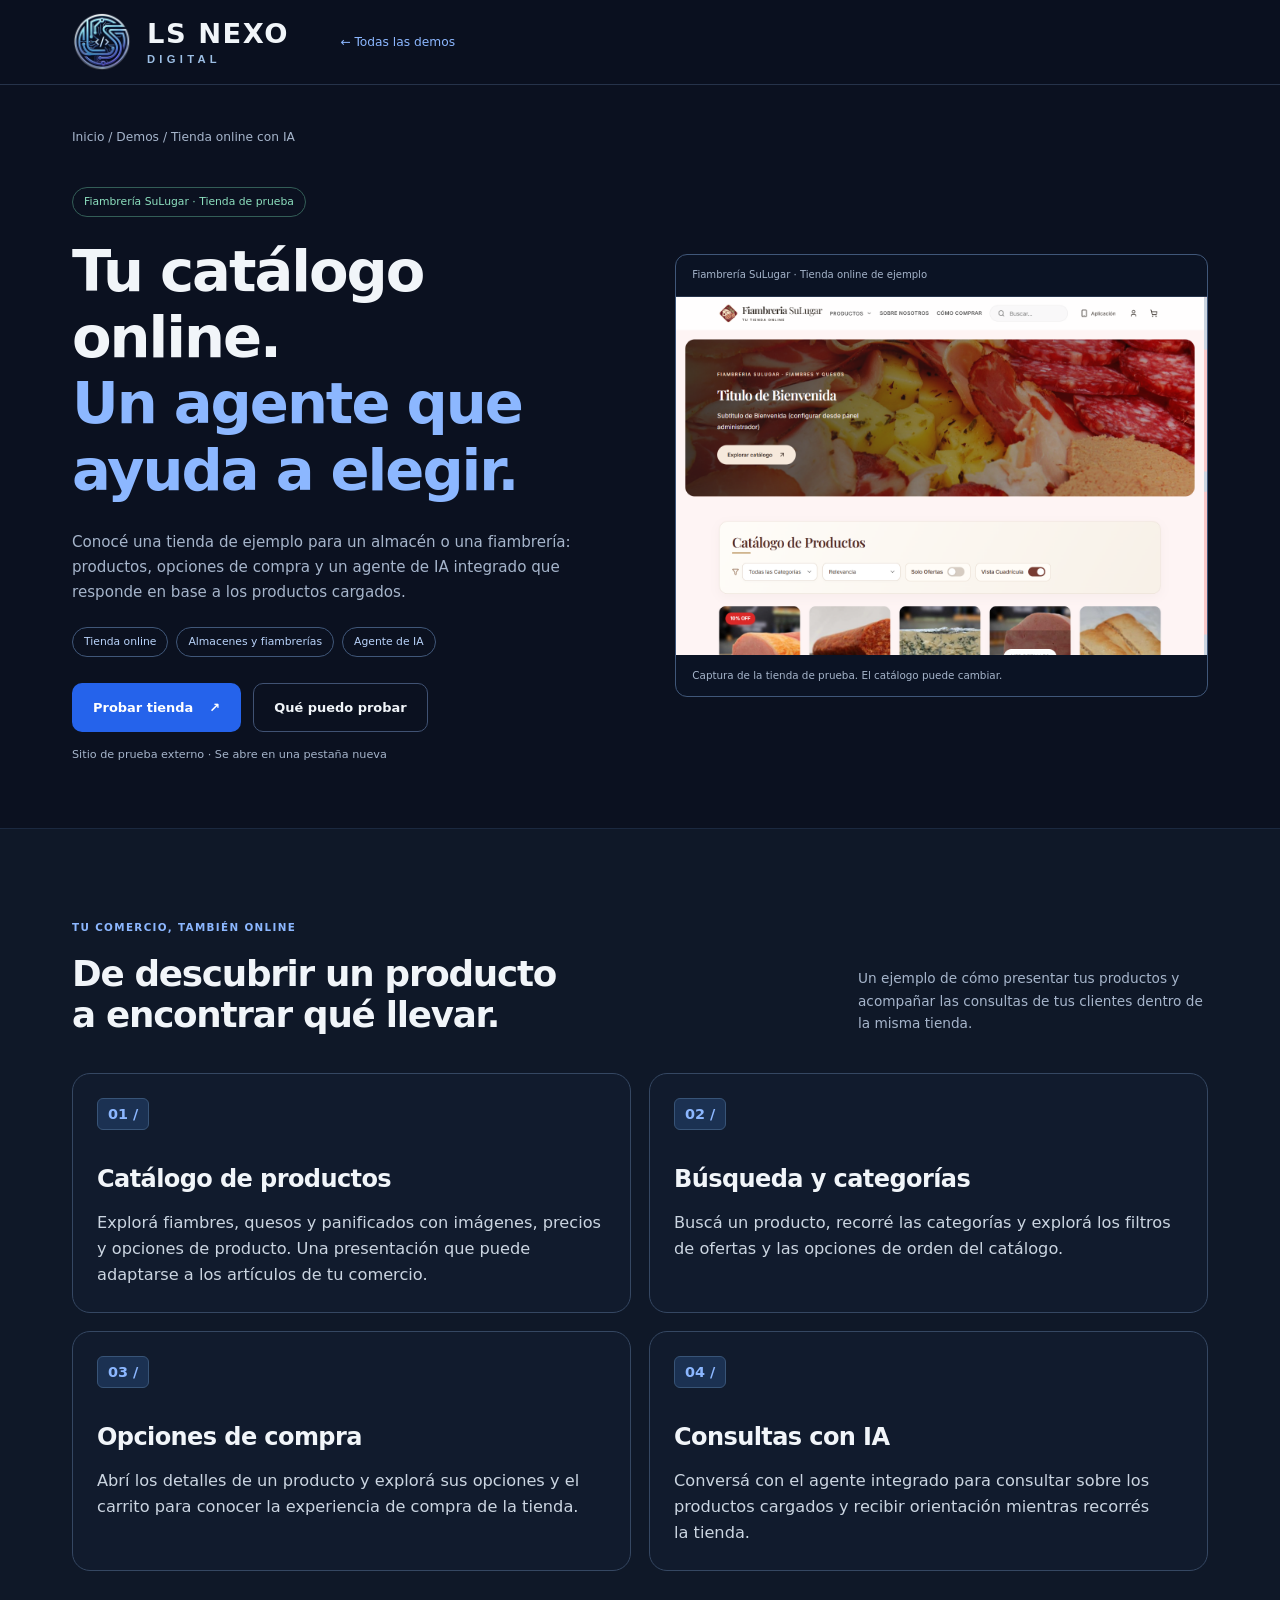
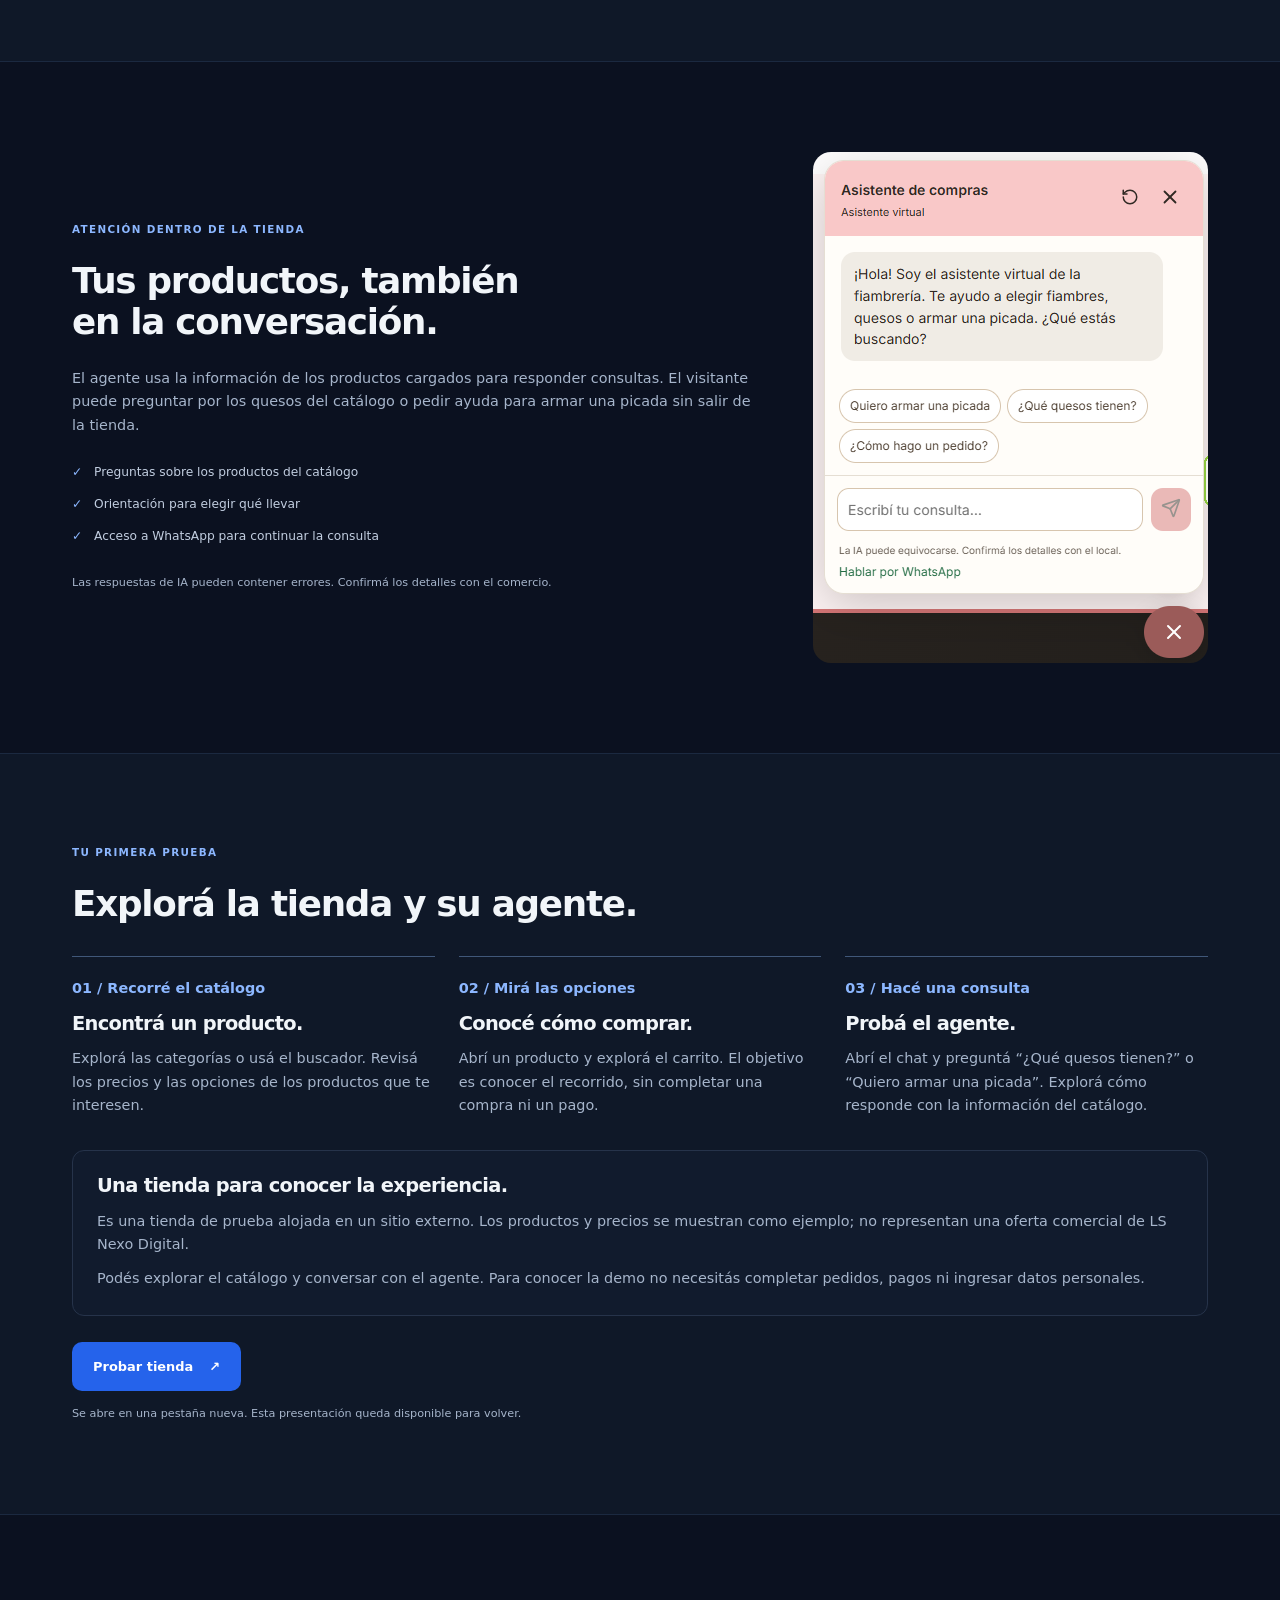
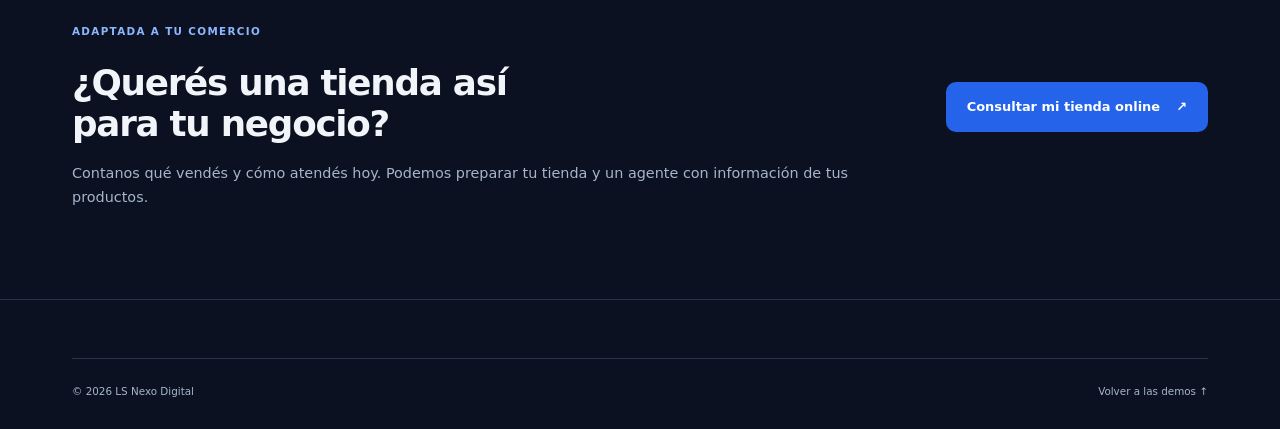
<file: demos/tienda.html>
<!DOCTYPE html>
<html lang="es">
<head>
    <meta charset="UTF-8">
    <meta name="viewport" content="width=device-width, initial-scale=1">
    <meta name="description" content="Conocé una tienda online de prueba para almacenes y fiambrerías, con catálogo de productos y un agente de IA integrado que responde sobre los productos cargados.">
    <meta name="theme-color" content="#0b1120">
    <title>Demo de tienda online con agente IA | LS Nexo Digital</title>
    <link rel="canonical" href="https://www.lsnexodigital.com.ar/demos/tienda.html">
    <link rel="icon" type="image/png" href="../img/favicon-32.png">
    <link rel="stylesheet" href="../css/estilos_C.css">
    <link rel="stylesheet" href="../css/demos.css">
</head>
<body>
    <a class="skip-link" href="#contenido">Saltar al contenido</a>
    <header class="header demo-detail-header"><nav class="navbar container" aria-label="Navegación principal">
        <a href="../index.html" class="logo-link" aria-label="LS Nexo Digital, inicio"><img src="../img/logo-nexo-transparent.png" alt="" class="logo-img" width="60" height="60"><span class="logo-text"><span class="brand-name">LS NEXO</span><span class="brand-descriptor">DIGITAL</span></span></a>
        <a href="../index.html#demos">← Todas las demos</a>
    </nav></header>
    <main id="contenido">
        <div class="container demo-intro">
            <a class="demo-breadcrumb" href="../index.html#demos">Inicio / Demos / Tienda online con IA</a>
            <section class="demo-hero" aria-labelledby="demo-title">
                <div><span class="demo-badge">Fiambrería SuLugar · Tienda de prueba</span><h1 id="demo-title">Tu catálogo online.<br><span>Un agente que ayuda a elegir.</span></h1><p class="hero-description">Conocé una tienda de ejemplo para un almacén o una fiambrería: productos, opciones de compra y un agente de IA integrado que responde en base a los productos cargados.</p><div class="demo-tags"><span>Tienda online</span><span>Almacenes y fiambrerías</span><span>Agente de IA</span></div><div class="demo-actions"><a href="https://tiendaprototipo.web.app/" class="button primary" target="_blank" rel="noopener noreferrer">Probar tienda <span aria-hidden="true">↗</span></a><a href="#recorrido" class="button secondary">Qué puedo probar</a></div><p class="demo-small">Sitio de prueba externo · Se abre en una pestaña nueva</p></div>
                <figure class="demo-window"><figcaption>Fiambrería SuLugar · Tienda online de ejemplo</figcaption><img class="demo-store-image" src="../img/tienda-preview.png" alt="Captura de Fiambrería SuLugar con catálogo de fiambres, quesos y panificados" width="1366" height="2643"><p>Captura de la tienda de prueba. El catálogo puede cambiar.</p></figure>
            </section>
        </div>
        <section class="section section-tinted" aria-labelledby="modules-title"><div class="container">
            <div class="section-heading"><div><p class="eyebrow">Tu comercio, también online</p><h2 id="modules-title">De descubrir un producto<br>a encontrar qué llevar.</h2></div><p>Un ejemplo de cómo presentar tus productos y acompañar las consultas de tus clientes dentro de la misma tienda.</p></div>
            <div class="demo-modules">
                <article class="service-card"><span class="card-icon" aria-hidden="true">01 /</span><h3>Catálogo de productos</h3><p>Explorá fiambres, quesos y panificados con imágenes, precios y opciones de producto. Una presentación que puede adaptarse a los artículos de tu comercio.</p></article>
                <article class="service-card"><span class="card-icon" aria-hidden="true">02 /</span><h3>Búsqueda y categorías</h3><p>Buscá un producto, recorré las categorías y explorá los filtros de ofertas y las opciones de orden del catálogo.</p></article>
                <article class="service-card"><span class="card-icon" aria-hidden="true">03 /</span><h3>Opciones de compra</h3><p>Abrí los detalles de un producto y explorá sus opciones y el carrito para conocer la experiencia de compra de la tienda.</p></article>
                <article class="service-card"><span class="card-icon" aria-hidden="true">04 /</span><h3>Consultas con IA</h3><p>Conversá con el agente integrado para consultar sobre los productos cargados y recibir orientación mientras recorrés la tienda.</p></article>
            </div>
        </div></section>
        <section class="section container demo-agent-layout" aria-labelledby="agent-title">
            <div><p class="eyebrow">Atención dentro de la tienda</p><h2 id="agent-title">Tus productos, también<br>en la conversación.</h2><p>El agente usa la información de los productos cargados para responder consultas. El visitante puede preguntar por los quesos del catálogo o pedir ayuda para armar una picada sin salir de la tienda.</p><ul class="feature-list"><li>Preguntas sobre los productos del catálogo</li><li>Orientación para elegir qué llevar</li><li>Acceso a WhatsApp para continuar la consulta</li></ul><p class="demo-small">Las respuestas de IA pueden contener errores. Confirmá los detalles con el comercio.</p></div>
            <img class="demo-agent-image" src="../img/tienda-agente.png" alt="Captura del asistente de compras con sugerencias para consultar por quesos o armar una picada" width="395" height="511" loading="lazy">
        </section>
        <section id="recorrido" class="section section-tinted" aria-labelledby="tour-title"><div class="container">
            <p class="eyebrow">Tu primera prueba</p><h2 id="tour-title">Explorá la tienda y su agente.</h2>
            <ol class="demo-tour">
                <li><strong>01 / Recorré el catálogo</strong><h3>Encontrá un producto.</h3><p>Explorá las categorías o usá el buscador. Revisá los precios y las opciones de los productos que te interesen.</p></li>
                <li><strong>02 / Mirá las opciones</strong><h3>Conocé cómo comprar.</h3><p>Abrí un producto y explorá el carrito. El objetivo es conocer el recorrido, sin completar una compra ni un pago.</p></li>
                <li><strong>03 / Hacé una consulta</strong><h3>Probá el agente.</h3><p>Abrí el chat y preguntá “¿Qué quesos tienen?” o “Quiero armar una picada”. Explorá cómo responde con la información del catálogo.</p></li>
            </ol>
            <aside class="demo-notice" aria-labelledby="notice-title"><h3 id="notice-title">Una tienda para conocer la experiencia.</h3><p>Es una tienda de prueba alojada en un sitio externo. Los productos y precios se muestran como ejemplo; no representan una oferta comercial de LS Nexo Digital.</p><p>Podés explorar el catálogo y conversar con el agente. Para conocer la demo no necesitás completar pedidos, pagos ni ingresar datos personales.</p></aside>
            <div class="demo-actions"><a href="https://tiendaprototipo.web.app/" class="button primary" target="_blank" rel="noopener noreferrer">Probar tienda <span aria-hidden="true">↗</span></a></div><p class="demo-small">Se abre en una pestaña nueva. Esta presentación queda disponible para volver.</p>
        </div></section>
        <section class="section container demo-contact" aria-labelledby="consult-title"><div><p class="eyebrow">Adaptada a tu comercio</p><h2 id="consult-title">¿Querés una tienda así<br>para tu negocio?</h2><p>Contanos qué vendés y cómo atendés hoy. Podemos preparar tu tienda y un agente con información de tus productos.</p></div><a class="button primary" href="../index.html?demo=tienda#contacto">Consultar mi tienda online <span aria-hidden="true">↗</span></a></section>
    </main>
    <footer class="demo-footer"><div class="container footer-bottom"><span>© 2026 LS Nexo Digital</span><a href="../index.html#demos">Volver a las demos ↑</a></div></footer>
</body>
</html>
</file>
<file: css/estilos_C.css>
:root{font-size:90%;color-scheme:dark;--bg:#0b1120;--surface:#111b2d;--line:#26334a;--text:#f1f5f9;--muted:#a6b5cb;--blue:#8cb7ff;--primary:#2563eb;--radius:18px}
*{box-sizing:border-box}html{scroll-behavior:smooth;scroll-padding-top:100px}body{margin:0;background:var(--bg);color:var(--text);font-family:'Segoe UI',system-ui,sans-serif;line-height:1.65}a{color:inherit;text-decoration:none}button,input,select,textarea{font:inherit}button,a,input,select,textarea{-webkit-tap-highlight-color:transparent}button{cursor:pointer}button:focus-visible,a:focus-visible,input:focus-visible,select:focus-visible,textarea:focus-visible{outline:3px solid #a8c9ff;outline-offset:5px}h1,h2,h3,p{margin:0}h1,h2,h3{line-height:1.15;letter-spacing:-.035em}h2{font-size:clamp(1.9rem,2.79vw,2.8rem)}h3{font-size:1.35rem}p{color:var(--muted)}.container{width:min(1160px,calc(100% - 64px));margin-inline:auto}.skip-link{position:fixed;top:12px;left:12px;transform:translateY(-180%);background:var(--primary);padding:12px 20px;z-index:100}.skip-link:focus{transform:none}.header{position:sticky;top:0;z-index:30;background:rgba(11,17,32,.95);border-bottom:1px solid var(--line);backdrop-filter:blur(16px)}.navbar{min-height:84px;display:flex;align-items:center;justify-content:space-between;gap:24px}.logo-link{display:flex;align-items:center;gap:12px}.logo-img{width:44px;height:44px;object-fit:contain;border-radius:9px}.logo-text{font-size:1.05rem;font-weight:750;letter-spacing:.025em;white-space:nowrap}.logo-text span{color:var(--blue)}.nav-menu{display:flex;align-items:center;gap:30px;list-style:none;padding:0;margin:0}.nav-link{font-size:.9rem;color:var(--muted);display:block;padding:10px 0}.nav-link:hover,.nav-link[aria-current]{color:var(--text)}.nav-contact{border:1px solid #46618a;border-radius:9px;padding:9px 17px;color:var(--text)}.hamburger{display:none;border:1px solid var(--line);background:var(--surface);padding:11px;border-radius:9px;width:44px;height:44px}.hamburger span{display:block;height:2px;background:var(--text);margin:4px 0}.hero{display:grid;grid-template-columns:1.05fr 1fr;gap:64px;align-items:center;padding-block:88px 90px;min-height:650px}.eyebrow{text-transform:uppercase;font-size:.72rem;letter-spacing:.13em;font-weight:700;color:var(--blue);display:flex;gap:9px;align-items:center;margin-bottom:22px}.status-dot{display:inline-block;flex-shrink:0;width:7px;height:7px;border-radius:50%;background:#66d6b0}.hero h1{font-size:clamp(2.7rem,4.14vw,4.3rem);font-weight:750;letter-spacing:-.055em;line-height:1.07}.hero h1>span{color:var(--blue)}.hero-description{font-size:1.05rem;max-width:470px;margin-top:26px}.hero-buttons{display:flex;flex-wrap:wrap;gap:12px;margin-top:32px}.button{display:inline-flex;align-items:center;justify-content:center;gap:16px;padding:13px 20px;min-height:48px;border-radius:10px;font-size:.9rem;font-weight:650;border:1px solid transparent;transition:background .18s,border-color .18s}.primary{background:var(--primary);color:#fff}.primary:hover{background:#1d4ed8}.secondary{background:transparent;border-color:#405273;color:var(--text)}.secondary:hover{background:#1c2940;border-color:#6889ba}.hero-benefits{display:flex;flex-wrap:wrap;gap:10px 20px;list-style:none;padding:0;margin:26px 0 0;font-size:.74rem;color:var(--muted)}.hero-benefits li::before{content:'✓';color:#79bfaa;margin-right:6px}.hero-preview{min-width:0;border:1px solid #3a4d6b;border-radius:16px;background:#f7f8fc;color:#172037;box-shadow:0 25px 80px #0005;overflow:hidden;transform:rotate(-2deg)}.preview-top{background:#172237;display:flex;align-items:center;gap:18px;padding:14px 18px;font-size:.6rem;color:#b8c7db}.browser-dots{display:flex;gap:5px}.browser-dots b{width:6px;height:6px;background:#65738b;border-radius:50%}.store-nav{display:flex;align-items:center;justify-content:space-between;padding:22px;font-size:.62rem}.store-nav strong{font-size:1.15rem;letter-spacing:-.04em}.store-nav strong span{color:#356ad1}.bag-icon{font-size:1.2rem}.store-banner{background:#dfe9ff;margin:0 18px;border-radius:8px;padding:26px 22px;position:relative;overflow:hidden;min-height:185px}.store-banner>span:first-child{font-size:.63rem;color:#315593;position:relative;z-index:1}.store-banner h2{font-size:1.55rem;line-height:1.2;position:relative;z-index:1;margin:12px 0 18px;max-width:250px}.mock-button{background:#172c54;color:white;font-size:.58rem;padding:8px 12px;border-radius:5px;position:relative;z-index:1}.banner-orbit{width:180px;height:180px;border:35px solid #a8c4ff;border-radius:50%;position:absolute;right:-48px;top:10px}.preview-products{display:grid;grid-template-columns:1fr 1fr;gap:12px;padding:18px}.product-art{height:130px;border-radius:7px;display:grid;place-items:center;overflow:hidden}.art-bag{background:#e9e3db}.art-bag div{width:68px;height:63px;background:#ac8061;position:relative;border-radius:3px 3px 10px 10px;box-shadow:8px 9px 12px #50301b20;transform:rotate(-7deg)}.art-bag div::before{content:'';position:absolute;top:-23px;left:17px;width:28px;height:28px;border:5px solid #997356;border-bottom:0;border-radius:17px 17px 0 0}.art-bottle{background:#e0e9e5}.art-bottle div{width:36px;height:88px;border-radius:13px 13px 8px 8px;background:#6d9082;position:relative;box-shadow:8px 9px 12px #23473320;transform:rotate(9deg)}.art-bottle div::before{content:'';position:absolute;top:-9px;left:7px;width:22px;height:12px;background:#354b45;border-radius:3px}.mock-product>span{display:block;font-size:.59rem;color:#687283;margin:10px 0 3px}.mock-product>strong{display:block;font-size:.65rem;font-weight:600}.preview-bottom{display:flex;gap:8px;align-items:center;padding:0 18px 18px;color:#516075;font-size:.58rem}.capabilities{border-block:1px solid var(--line)}.capabilities .container{display:flex;flex-wrap:wrap;align-items:center;justify-content:space-between;gap:18px;padding-block:22px;color:#c2ccdb;font-size:.82rem}.capabilities span:first-child{color:#8193ad;font-size:.75rem}.section{padding-block:90px}.section-tinted{background:#0f1828;border-block:1px solid #1b2940}.section-heading{display:flex;justify-content:space-between;align-items:end;gap:40px;margin-bottom:38px}.section-heading .eyebrow{margin-bottom:16px}.section-heading>p{max-width:350px;font-size:.95rem}.service-grid{display:grid;grid-template-columns:repeat(3,1fr);gap:18px}.service-card{background:var(--surface);border:1px solid var(--line);border-radius:var(--radius);padding:28px;display:flex;flex-direction:column}.card-icon{color:var(--blue);font-size:.84rem;font-weight:650;margin-bottom:34px}.service-card h3{margin-bottom:14px}.service-card>p{font-size:.9rem}.feature-list{list-style:none;padding:0;margin:24px 0 28px;font-size:.85rem;color:#c2cee0}.feature-list li{position:relative;padding-left:22px;margin:12px 0}.feature-list li::before{content:'✓';position:absolute;left:0;color:var(--blue)}.text-link{font-size:.87rem;font-weight:650;color:var(--blue);display:inline-flex;gap:14px;align-items:center;min-height:44px}.text-link:hover{color:#c7ddff;text-decoration:underline;text-underline-offset:5px}.service-card .text-link{margin-top:auto}.pwa-callout{margin-top:24px;border:1px solid #344b6d;background:linear-gradient(110deg,#182b49,#132035);padding:30px;border-radius:var(--radius);display:flex;gap:30px;align-items:center;justify-content:space-between}.pwa-callout .eyebrow{margin-bottom:12px}.pwa-callout h3{font-size:1.2rem;margin-bottom:10px}.pwa-callout p{max-width:730px;font-size:.9rem}.pwa-callout .button{flex-shrink:0}.plans-grid{display:grid;grid-template-columns:1fr 1fr;gap:24px}.plan-card{padding:32px;border:1px solid var(--line);border-radius:var(--radius);background:var(--surface);display:flex;flex-direction:column}.plan-card.featured{border-color:#548bea;background:linear-gradient(145deg,#172b4c,#111b2d)}.plan-badge{align-self:flex-start;background:#254b85;border:1px solid #38619c;color:#d1e4ff;padding:5px 10px;border-radius:6px;font-size:.7rem;margin-bottom:25px}.plan-badge.subdued{background:#202d43;border-color:#34445d;color:#c4cee0}.plan-card h3{font-size:1.65rem;margin-bottom:10px}.plan-card>p{font-size:.9rem}.plan-price{font-size:2rem;font-weight:700;margin-top:25px;padding-bottom:24px;border-bottom:1px solid #30415b;letter-spacing:-.035em}.plan-price span{display:block;color:var(--muted);font-size:.8rem;font-weight:400;letter-spacing:0;margin-top:5px}.plan-card .button{margin-top:auto}.custom-plan{display:flex;gap:25px;justify-content:space-between;align-items:center;margin-top:30px;padding:26px 0 0}.custom-plan h3{font-size:1.05rem;margin-bottom:8px}.custom-plan p{font-size:.9rem;max-width:680px}.custom-plan .text-link{flex-shrink:0}.process-grid{display:grid;grid-template-columns:repeat(4,1fr);gap:28px;list-style:none;padding:0;margin:0}.process-grid li{border-top:1px solid #344660;padding-top:24px}.process-grid li>span{color:var(--blue);font-size:.8rem}.process-grid h3{font-size:1.1rem;margin:20px 0 14px}.process-grid p{font-size:.9rem}.contact-grid{display:grid;grid-template-columns:1fr 1.1fr;gap:75px;align-items:start}.contact-copy>p:not(.eyebrow){margin:24px 0;max-width:390px}.contact-note{margin-top:36px;padding-top:24px;border-top:1px solid var(--line);max-width:380px}.contact-note strong{font-size:.9rem}.contact-note p{margin-top:8px;font-size:.86rem}.contact-form{background:var(--surface);border:1px solid var(--line);border-radius:var(--radius);padding:30px}.form-row{display:grid;grid-template-columns:1fr 1fr;gap:18px}.field{margin-bottom:18px;min-width:0}.field label{display:block;margin-bottom:8px;font-size:.82rem;font-weight:600}.field label span{font-size:.7rem;color:var(--muted);font-weight:400}.field input,.field select,.field textarea{display:block;width:100%;min-width:0;border:1px solid #3b4c67;border-radius:8px;background:#0b1424;color:var(--text);padding:12px 13px;font-size:.88rem}.field input::placeholder,.field textarea::placeholder{color:#95a6bf}.field textarea{resize:vertical;min-height:110px}.contact-form .button{width:100%}.form-help,.form-status{font-size:.76rem;margin-top:12px}.form-status:empty{display:none}.form-status a{color:var(--blue);text-decoration:underline}.footer{padding:38px 0 24px}.footer-content{display:flex;align-items:center;justify-content:space-between;gap:25px}.footer-content p{font-size:.8rem;margin-top:8px}.footer-bottom{display:flex;justify-content:space-between;gap:20px;padding-top:24px;margin-top:30px;border-top:1px solid var(--line);font-size:.72rem;color:var(--muted)}.whatsapp-float{position:fixed;bottom:20px;right:20px;width:52px;height:52px;border-radius:50%;display:grid;place-items:center;background:#167d45;color:#fff;box-shadow:0 4px 20px #0005;z-index:25;border:1px solid #55ad7a}.whatsapp-float:hover{background:#126a39}
@media(max-width:1050px){.hero{gap:30px}.hero-buttons{gap:10px}.button{padding:12px 16px}.hero-preview{transform:none}.nav-menu{gap:20px}.service-card{padding:24px}.contact-grid{gap:40px}.process-grid{gap:20px}.pwa-callout{align-items:start;flex-direction:column}}
@media(max-width:800px){.container{width:calc(100% - 40px)}.navbar{min-height:72px;flex-wrap:wrap;gap:0}.hamburger{display:block}.nav-menu{width:100%;flex-direction:column;align-items:stretch;gap:0;padding:12px 0 18px}.nav-menu li a{padding:12px 14px}.nav-contact{margin-top:6px}.header.menu-enhanced .nav-menu{display:none}.header.menu-enhanced .nav-menu.active{display:flex}.hero{grid-template-columns:1fr;padding-block:52px 58px;gap:42px;min-height:0}.hero-content{max-width:580px}.hero-preview{width:min(100%,460px);justify-self:center}.hero h1{font-size:clamp(2.6rem,6.75vw,4rem)}.hero-description{max-width:530px}.section{padding-block:60px}.section-heading{align-items:start;flex-direction:column;gap:20px;margin-bottom:30px}.section-heading>p{max-width:540px}.service-grid{grid-template-columns:1fr}.card-icon{margin-bottom:20px}.service-card .feature-list{margin-block:16px}.plans-grid{gap:16px}.plan-card{padding:24px}.process-grid{grid-template-columns:1fr 1fr;gap:30px}.contact-grid{grid-template-columns:1fr;gap:34px}.contact-copy>p:not(.eyebrow),.contact-note{max-width:580px}.custom-plan{align-items:start;flex-direction:column;gap:12px}.capabilities .container{justify-content:flex-start;gap:12px 25px}.capabilities span:first-child{width:100%}.footer-content{align-items:start}}
@media(max-width:480px){.container{width:calc(100% - 32px)}.logo-text{font-size:.9rem}.logo-img{width:36px;height:36px}.hero .eyebrow{font-size:.62rem;letter-spacing:.09em}.hero-buttons{flex-direction:column;align-items:stretch}.hero-benefits{font-size:.72rem;gap:8px 14px}.hero h1{font-size:2.65rem}.hero-description{font-size:1rem}.plans-grid,.form-row{grid-template-columns:1fr}.process-grid{grid-template-columns:1fr}.contact-form{padding:22px}.pwa-callout{padding:24px}.preview-top{font-size:.56rem;gap:10px}.store-nav{padding:18px}.store-banner{padding:22px 16px}.store-banner h2{font-size:1.4rem}.banner-orbit{right:-80px}.product-art{height:110px}.preview-bottom{font-size:.52rem}.footer-content,.footer-bottom{flex-direction:column;gap:12px}.footer-bottom{padding-bottom:48px}.whatsapp-float{width:48px;height:48px;bottom:16px;right:16px}}
@media(prefers-reduced-motion:reduce){html{scroll-behavior:auto}*,*::before,*::after{transition:none!important;animation:none!important}}

/* Agentes de IA: canales de atención. */
.ai-grid { display: grid; grid-template-columns: repeat(2, minmax(0, 1fr)); gap: 24px; }
.ai-channel { display: flex; align-items: center; gap: 10px; color: var(--blue); font-size: .85rem; font-weight: 650; margin-bottom: 26px; }
.ai-channel svg { flex-shrink: 0; }
.ai-setup { margin-top: 28px; padding: 24px 0 0; border-top: 1px solid var(--line); }
.ai-setup h3 { font-size: 1.1rem; margin-bottom: 12px; }
.ai-setup p { max-width: 800px; font-size: .9rem; }
@media(max-width:800px) { .ai-grid { grid-template-columns: 1fr; gap: 18px; } }

/* Redes sociales en el pie de página. */
.footer-connect { display: flex; flex-direction: column; align-items: flex-end; gap: 16px; }
.social-links { display: flex; flex-wrap: wrap; gap: 10px; }
.social-link { display: inline-flex; align-items: center; gap: 9px; min-height: 44px; padding: 10px 14px; border: 1px solid var(--line); border-radius: 10px; color: var(--text); font-size: .85rem; background: var(--surface); }
.social-link svg { flex-shrink: 0; }
.social-link:hover { color: #a8c9ff; border-color: #526c90; background: #18263c; }
.social-link:focus-visible { outline: 3px solid #a8c9ff; outline-offset: 3px; }
@media(max-width:480px) { .footer-connect { align-items: flex-start; margin-top: 8px; } }

/* Identidad visual y navegación entre secciones */
.accent-text { color: var(--blue); }
.hero { position: relative; isolation: isolate; }
.hero::before { content: ''; position: absolute; inset: 0; z-index: -1; pointer-events: none; background: radial-gradient(ellipse at 85% 30%, #2563eb15, transparent 65%); }
.section-heading h2 { text-wrap: balance; }
.hero-description, .section-heading > p, .service-card p, .marketing-step p { text-wrap: pretty; }
.service-card { transition: border-color .2s, background .2s; }
.service-card:hover { border-color: #4b6b9b; background: #15223a; }
.marketing-grid { display: grid; grid-template-columns: repeat(3, 1fr); gap: 28px; }
.marketing-step { padding: 28px 0; border-top: 1px solid #3b5276; }
.marketing-symbol { display: grid; place-items: center; width: 48px; height: 48px; border-radius: 12px; background: #1b3152; color: #a5caff; font-size: 1.8rem; margin-bottom: 24px; }
.marketing-step h3 { font-size: 1.25rem; max-width: 260px; margin-bottom: 16px; }
.marketing-step p { font-size: .95rem; }
.pill { display: inline-block; color: #bed1eb; border: 1px solid #38506f; border-radius: 30px; padding: 5px 12px; margin-top: 22px; font-size: .73rem; }
.marketing-footer { display: flex; align-items: center; justify-content: space-between; gap: 24px; padding-top: 24px; border-top: 1px solid var(--line); }
.marketing-footer p { font-size: .9rem; }
.marketing-footer .button { flex-shrink: 0; }
#planes.section-tinted { background: var(--bg); border-top: 0; }
.faq-block { margin-top: 64px; padding-top: 40px; border-top: 1px solid var(--line); display: grid; grid-template-columns: 1fr 2fr; gap: 48px; }
.faq-block h3 { font-size: 1.6rem; }
.faq-block .eyebrow { margin-bottom: 14px; }
.faq-list details { border-bottom: 1px solid var(--line); }
.faq-list summary { cursor: pointer; padding: 18px 32px 18px 0; font-weight: 600; font-size: .95rem; position: relative; list-style: none; }
.faq-list summary::-webkit-details-marker { display: none; }
.faq-list summary::after { content: '+'; position: absolute; right: 4px; top: 15px; color: var(--blue); font-size: 1.3rem; font-weight: 400; }
.faq-list details[open] summary::after { content: '−'; }
.faq-list p { font-size: .9rem; padding: 0 24px 20px 0; }
.faq-list summary:focus-visible { outline: 3px solid #a8c9ff; outline-offset: 3px; border-radius: 4px; }
.section-nav { display: none; }
.section-dot { position: relative; display: grid; place-items: center; width: 36px; height: 36px; border-radius: 50%; }
.dot-mark { width: 7px; height: 7px; border-radius: 50%; background: #91a3be; transition: background .2s, box-shadow .2s, transform .2s; }
.section-dot[aria-current] .dot-mark { background: #9ec6ff; box-shadow: 0 0 0 5px #76adff26; transform: scale(1.2); }
.section-dot:hover .dot-mark { background: white; }
.dot-label { position: absolute; right: 45px; white-space: nowrap; background: #18263c; border: 1px solid #405877; color: #f1f5f9; padding: 5px 12px; border-radius: 8px; font-size: .75rem; opacity: 0; visibility: hidden; pointer-events: none; transform: translateX(5px); transition: opacity .15s, transform .15s; }
.section-dot:hover .dot-label, .section-dot:focus-visible .dot-label { opacity: 1; visibility: visible; transform: none; }
.back-to-top { position: fixed; right: 23px; bottom: 86px; width: 46px; height: 46px; display: grid; place-items: center; z-index: 25; border: 1px solid #526c90; border-radius: 12px; background: #18263c; color: #e6f0ff; box-shadow: 0 4px 16px #0004; font-size: 1.35rem; }
.back-to-top[hidden] { display: none; }
.back-to-top:hover { background: #243957; }
.top-label { position: absolute; right: 56px; border: 1px solid #405877; background: #18263c; padding: 5px 10px; white-space: nowrap; border-radius: 7px; font-size: .75rem; opacity: 0; visibility: hidden; pointer-events: none; }
.back-to-top:hover .top-label, .back-to-top:focus-visible .top-label { opacity: 1; visibility: visible; }
/* Reservar espacio para el encabezado y los botones flotantes. */
@media(min-width:1100px) {
    .section-nav { display: flex; position: fixed; right: 14px; top: 100px; bottom: 148px; height: max-content; max-height: calc(100% - 248px); margin-block: auto; flex-direction: column; padding: 8px 0; border: 1px solid #34445e; border-radius: 30px; background: #0d182bea; backdrop-filter: blur(12px); z-index: 26; }
    .section-dot { flex-shrink: 1; min-height: 24px; }
    .container { width: min(1160px, calc(100% - 144px)); }
}
@media(min-width:1100px) and (max-height:480px) { .section-nav { display: none; } }
@media(max-width:1050px) and (min-width:801px) { .nav-menu { gap: 12px; } .nav-link { font-size: .8rem; } .navbar { gap: 14px; } }
@media(max-width:800px) { .marketing-grid { grid-template-columns: 1fr; gap: 10px; } .marketing-step h3 { max-width: none; } .marketing-step { padding-block: 24px; } .marketing-footer { flex-direction: column; align-items: flex-start; } .faq-block { grid-template-columns: 1fr; gap: 24px; margin-top: 44px; } }
@media(max-width:480px) { .back-to-top { right: 17px; bottom: 78px; } .field label { font-size: .88rem; } .feature-list { font-size: .9rem; } }
@media(prefers-reduced-motion:reduce) { .service-card, .dot-mark, .dot-label { transition: none; } }

/* Marca: título blanco y descriptor celeste, como en la referencia. */
.logo-img { width: 60px; height: 60px; object-fit: contain; border-radius: 0; flex-shrink: 0; }
.logo-link { gap: 15px; flex-shrink: 0; }
.logo-text { display: flex; flex-direction: column; align-items: flex-start; gap: 4px; line-height: 1.08; white-space: nowrap; font-family: 'Segoe UI', system-ui, sans-serif; font-style: normal; }
.logo-text .brand-name,
.logo-text .brand-descriptor {
    display: block;
    background: none;
    filter: none;
}
.logo-text .brand-name {
    color: #f1f5f9;
    font-size: 1.9rem;
    font-weight: 750;
    letter-spacing: .055em;
}
.logo-text .brand-descriptor {
    align-self: flex-start;
    color: #9dbfe5;
    font-family: 'Segoe UI', Arial, sans-serif;
    font-weight: 650;
    font-size: .78rem;
    letter-spacing: .38em;
    background: none;
    filter: none;
}
@media(max-width:1050px) and (min-width:801px) {
    .logo-img { width: 50px; height: 50px; }
    .logo-link { gap: 11px; }
    .logo-text .brand-name { font-size: 1.45rem; }
    .logo-text .brand-descriptor { font-size: .72rem; }
}
@media(max-width:480px) {
    .logo-img { width: 46px; height: 46px; }
    .logo-link { gap: 11px; }
    .logo-text { gap: 3px; }
    .logo-text .brand-name { font-size: 1.4rem; }
    .logo-text .brand-descriptor { font-size: .7rem; }
}
@media(forced-colors:active) {
    .logo-text .brand-name, .logo-text .brand-descriptor { background: none; color: LinkText; -webkit-text-stroke: 0; filter: none; }
}

/* Distribuir el menú en el espacio disponible, cerca de la marca. */
@media(min-width:801px) {
    .navbar { justify-content: flex-start; gap: clamp(28px, 4vw, 56px); }
    .nav-menu { flex: 1; justify-content: space-between; gap: 20px; }
    .nav-link { font-size: .95rem; }
}
@media(max-width:1050px) and (min-width:801px) {
    .navbar { gap: 24px; }
    .nav-menu { gap: 12px; }
    .nav-link { font-size: .8rem; }
}

/* Menú compacto y centrado junto a la marca. */
@media(min-width:801px) {
    .nav-menu { justify-content: center; gap: clamp(14px, 1.7vw, 24px); }
    .nav-link { white-space: nowrap; }
}
@media(max-width:1050px) and (min-width:801px) {
    .nav-menu { gap: 12px; }
    .navbar { gap: 18px; }
}

/* Tarjetas: texto legible, jerarquía consistente y acciones fáciles de encontrar. */
.service-grid, .ai-grid, .plans-grid, .marketing-grid {
    gap: 20px;
    align-items: stretch;
}
.service-card, .plan-card, .marketing-step {
    min-width: 0;
    padding: 24px;
    border: 1px solid #354762;
    border-radius: var(--radius);
    background: var(--surface);
    overflow-wrap: anywhere;
}
.service-card h3, .plan-card h3, .marketing-step h3 {
    font-size: 1.67rem;
    line-height: 1.25;
    letter-spacing: -.025em;
    margin-bottom: 12px;
    max-width: none;
    text-wrap: balance;
}
.service-card > p, .plan-card > p, .marketing-step p,
.service-card .feature-list, .plan-card .feature-list {
    font-size: 1.125rem;
    line-height: 1.6;
    color: #cbd5e1;
}
.card-icon, .ai-channel, .plan-badge {
    align-self: flex-start;
    font-size: 1rem;
    line-height: 1.4;
    margin-bottom: 18px;
}
.card-icon {
    padding: 5px 10px;
    border: 1px solid #385477;
    border-radius: 6px;
    background: #1b3152;
}
.service-card .feature-list, .plan-card .feature-list {
    margin: 20px 0;
    display: grid;
    gap: 10px;
}
.service-card .feature-list li, .plan-card .feature-list li {
    margin: 0;
    padding-left: 24px;
}
.service-card .text-link {
    justify-content: space-between;
    gap: 12px;
    font-size: 1.125rem;
    line-height: 1.4;
    min-height: 48px;
    padding: 12px 14px;
    border: 1px solid #4b6992;
    border-radius: 10px;
    background: #1b3152;
    color: #d9e8ff;
}
.service-card .text-link + .text-link {
    margin-top: 12px;
}
.service-card .text-link:hover {
    background: #25436c;
    border-color: #8cb7ff;
    text-decoration: none;
}
.service-card .text-link span { flex-shrink: 0; }
.plan-card .button {
    font-size: 1.125rem;
    line-height: 1.4;
    min-height: 48px;
}
.plan-price { margin-top: 20px; padding-bottom: 20px; }
.plan-price span { font-size: 1.05rem; color: #cbd5e1; }
.marketing-step { display: flex; flex-direction: column; }
.marketing-symbol { margin-bottom: 18px; width: 40px; height: 40px; }
.marketing-step .pill {
    align-self: flex-start;
    font-size: .98rem;
    line-height: 1.4;
    margin-top: 20px;
}
.marketing-footer { margin-top: 24px; }
.pwa-callout p, .ai-setup p, .custom-plan p, .process-grid p {
    font-size: 1.125rem;
    line-height: 1.6;
    color: #cbd5e1;
}
.pwa-callout h3, .ai-setup h3, .custom-plan h3, .process-grid h3 {
    font-size: 1.4rem;
    line-height: 1.3;
}
@media (min-width: 801px) and (max-width: 1100px) {
    .service-grid, .marketing-grid { grid-template-columns: 1fr; }
}
@media (max-width: 640px) {
    .plans-grid { grid-template-columns: 1fr; }
    .service-card, .plan-card, .marketing-step { padding: 20px; }
    .service-card h3, .plan-card h3, .marketing-step h3 { font-size: 1.55rem; }
}
</file>
<file: css/demos.css>
.demo-feature{display:grid;grid-template-columns:1fr 1.15fr;gap:48px;align-items:center;padding:36px;border:1px solid var(--line);border-radius:var(--radius);background:linear-gradient(135deg,#14233c,#101a2b)}
.demo-feature+.demo-feature{margin-top:24px}
.demo-feature-muebles{background:linear-gradient(135deg,#202537,#151b2a)}
.demo-feature-tienda{background:linear-gradient(135deg,#292032,#141c2c)}
.demo-window .demo-store-image{aspect-ratio:1.48;object-fit:cover;object-position:top}
.demo-agent-layout{display:grid;grid-template-columns:1fr minmax(240px,395px);gap:48px;align-items:center}
.demo-agent-layout h2{margin-bottom:24px}.demo-agent-layout .feature-list{margin-top:24px}
.demo-agent-image{display:block;width:100%;height:auto;border-radius:18px}
@media(max-width:800px){.demo-agent-layout{grid-template-columns:1fr;gap:28px}.demo-agent-image{max-width:395px;margin-inline:auto}}
.demo-feature h3{font-size:2rem;margin:18px 0}.demo-feature p{max-width:520px}.demo-tags{display:flex;flex-wrap:wrap;gap:8px;margin:22px 0}.demo-tags span,.demo-badge{display:inline-block;border:1px solid #405779;border-radius:30px;padding:5px 11px;color:#b9d3fa;font-size:.75rem}.demo-badge{color:#8de0bf;border-color:#335e57}.demo-actions{display:flex;flex-wrap:wrap;gap:12px;margin-top:26px}.demo-window{margin:0;min-width:0;border:1px solid #405779;border-radius:12px;overflow:hidden;background:#0b1324}.demo-window figcaption{padding:12px 16px;font-size:.7rem;color:var(--muted);border-bottom:1px solid var(--line)}.demo-window img{display:block;width:100%;height:auto}.demo-window>p{padding:12px 16px;font-size:.72rem}.demo-detail-header .navbar{min-height:84px}.demo-detail-header nav>a:last-child{font-size:.85rem;color:var(--blue)}.demo-intro{padding-top:40px}.demo-breadcrumb{display:inline-block;color:var(--muted);font-size:.85rem;margin-bottom:40px}.demo-hero{display:grid;grid-template-columns:1.05fr 1fr;gap:44px;align-items:center;padding-bottom:64px}.demo-hero h1{font-size:clamp(2.6rem,4.5vw,4.3rem);margin:22px 0}.demo-hero h1 span{color:var(--blue)}.demo-hero .hero-description{max-width:560px}.demo-small{font-size:.78rem;margin-top:14px}.demo-modules{display:grid;grid-template-columns:repeat(2,minmax(0,1fr));gap:18px}.demo-modules .service-card h3{margin:16px 0}.demo-tour{display:grid;grid-template-columns:repeat(3,minmax(0,1fr));gap:24px;list-style:none;padding:0;margin:32px 0}.demo-tour li{border-top:1px solid #405779;padding-top:20px}.demo-tour strong{display:block;color:var(--blue);margin-bottom:12px}.demo-tour h3{margin-bottom:12px}.demo-notice{padding:24px;border:1px solid var(--line);border-radius:12px;background:var(--surface)}.demo-notice h3{margin-bottom:12px}.demo-notice p+p{margin-top:10px}.demo-contact{display:flex;align-items:center;justify-content:space-between;gap:28px}.demo-contact p{margin-top:18px}.demo-contact .button{flex-shrink:0}.demo-footer{padding:28px 0;border-top:1px solid var(--line);color:var(--muted);font-size:.8rem}
@media(min-width:801px){.nav-menu{gap:20px}}
@media(max-width:1050px) and (min-width:801px){.nav-menu{gap:10px}.nav-link{font-size:.76rem}}
@media(max-width:800px){.demo-feature,.demo-hero{grid-template-columns:1fr;gap:28px}.demo-feature{padding:24px}.demo-tour{grid-template-columns:1fr}.demo-contact{flex-direction:column;align-items:flex-start}.demo-hero{padding-bottom:40px}.demo-breadcrumb{margin-bottom:24px}}
@media(max-width:480px){.demo-modules{grid-template-columns:1fr}.demo-detail-header .logo-text .brand-name{font-size:1.1rem}.demo-detail-header .logo-img{width:36px;height:36px}.demo-detail-header .navbar{gap:12px}.demo-feature{padding:20px}.demo-actions .button{width:100%}}

.demo-feature-botanica{background:linear-gradient(135deg,#20372f,#121e29)}
</file>
<file: Deposito/styles.css>
/* =========================================================
   StockFlow WMS — estilos
   ========================================================= */

:root {
  --bg: #f2f4f8;
  --surface: #ffffff;
  --surface-2: #f7f9fc;
  --surface-3: #eef2f7;
  --border: #e2e8f0;
  --border-strong: #cbd5e1;
  --text: #0f172a;
  --text-2: #334155;
  --muted: #64748b;

  --primary: #2563eb;
  --primary-strong: #1d4ed8;
  --primary-soft: #e8f0fe;
  --success: #15803d;
  --success-soft: #e5f5ea;
  --success-fill: #22c55e;
  --warning: #b45309;
  --warning-soft: #fdf1df;
  --warning-fill: #f59e0b;
  --danger: #b91c1c;
  --danger-soft: #fdeaea;
  --danger-fill: #ef4444;
  --info: #0e7490;
  --info-soft: #dff3f7;
  --violet: #6d28d9;
  --violet-soft: #efe9fd;
  --neutral-soft: #edf0f4;

  --sidebar: #0b1324;
  --sidebar-2: #16213a;
  --sidebar-text: #a7b2c6;

  --radius: 12px;
  --radius-sm: 8px;
  --shadow: 0 1px 2px rgba(15, 23, 42, .05), 0 1px 3px rgba(15, 23, 42, .07);
  --shadow-lg: 0 24px 60px rgba(15, 23, 42, .28);
  --font: "Inter", "Segoe UI", system-ui, -apple-system, Roboto, Helvetica, Arial, sans-serif;
  color-scheme: light;
}

@media (prefers-color-scheme: dark) {
  :root {
    --bg: #0a0f1c;
    --surface: #111a2b;
    --surface-2: #152035;
    --surface-3: #1b273f;
    --border: #243049;
    --border-strong: #33415c;
    --text: #e6ebf4;
    --text-2: #c4ccda;
    --muted: #8b97ad;
    --primary: #4f8bff;
    --primary-strong: #3b74f0;
    --primary-soft: rgba(79, 139, 255, .16);
    --success: #4ade80;
    --success-soft: rgba(34, 197, 94, .15);
    --warning: #fbbf24;
    --warning-soft: rgba(245, 158, 11, .15);
    --danger: #f87171;
    --danger-soft: rgba(239, 68, 68, .15);
    --info: #22d3ee;
    --info-soft: rgba(34, 211, 238, .13);
    --violet: #a78bfa;
    --violet-soft: rgba(167, 139, 250, .15);
    --neutral-soft: #1d2840;
    --sidebar: #070c17;
    --sidebar-2: #131c30;
    --shadow: 0 1px 2px rgba(0, 0, 0, .3);
    color-scheme: dark;
  }
}

* { box-sizing: border-box; }
html, body { margin: 0; }
body {
  font: 14px/1.5 var(--font);
  background: var(--bg);
  color: var(--text);
  -webkit-font-smoothing: antialiased;
}
button, input, select, textarea { font: inherit; color: inherit; }
h1, h2, h3, h4 { margin: 0; line-height: 1.25; }
p { margin: 0; }
a { color: var(--primary); }
[hidden] { display: none !important; }

.ic { width: 18px; height: 18px; flex-shrink: 0; }
.ic-sm { width: 15px; height: 15px; }
.muted { color: var(--muted); }
.small { font-size: 12.5px; }
.nowrap { white-space: nowrap; }
.num { text-align: right; font-variant-numeric: tabular-nums; }
.pos { color: var(--success); font-weight: 600; }
.neg { color: var(--danger); font-weight: 600; }
.mono { font-family: ui-monospace, "Cascadia Mono", Consolas, monospace; font-size: 12.5px; }

/* ---------- Layout ---------- */
.app { display: flex; min-height: 100vh; }

.sidebar {
  width: 250px;
  flex-shrink: 0;
  background: var(--sidebar);
  color: var(--sidebar-text);
  display: flex;
  flex-direction: column;
  position: sticky;
  top: 0;
  height: 100vh;
  overflow-y: auto;
  z-index: 40;
}
.brand { display: flex; align-items: center; gap: 12px; padding: 20px 20px 12px; color: #fff; }
.brand-logo {
  width: 38px; height: 38px; border-radius: 11px;
  background: linear-gradient(135deg, #3b82f6, #06b6d4);
  display: grid; place-items: center;
}
.brand-logo svg { width: 22px; height: 22px; }
.brand strong { font-size: 16px; letter-spacing: .01em; }
.brand small { display: block; font-size: 11.5px; color: var(--sidebar-text); }

.nav { padding: 6px 12px; display: flex; flex-direction: column; gap: 2px; flex: 1; }
.nav-label { font-size: 10.5px; text-transform: uppercase; letter-spacing: .09em; color: #5d6a82; padding: 14px 12px 6px; font-weight: 600; }
.nav a {
  display: flex; align-items: center; gap: 12px;
  padding: 9px 12px; border-radius: 9px;
  color: var(--sidebar-text); text-decoration: none; font-weight: 500;
  transition: background .15s, color .15s;
}
.nav a:hover { background: var(--sidebar-2); color: #fff; }
.nav a.active { background: var(--primary); color: #fff; }
.nav-count {
  margin-left: auto; min-width: 22px; padding: 1px 7px; border-radius: 999px;
  background: rgba(255, 255, 255, .1); color: #fff; font-size: 11px; text-align: center; font-weight: 600;
}
.nav-count:empty { display: none; }
.nav-count.danger { background: #dc2626; }
.nav a.active .nav-count { background: rgba(255, 255, 255, .25); }

.sidebar-footer {
  padding: 14px 20px 18px; font-size: 12px; border-top: 1px solid rgba(255, 255, 255, .06);
  display: flex; flex-direction: column; gap: 4px;
}
.link-btn { background: none; border: 0; padding: 0; color: #7fb0ff; cursor: pointer; text-align: left; font-size: 12px; }
.link-btn:hover { text-decoration: underline; }

.main { flex: 1; min-width: 0; display: flex; flex-direction: column; }

.topbar {
  position: sticky; top: 0; z-index: 30;
  display: flex; align-items: center; gap: 16px;
  padding: 12px 28px; min-height: 68px;
  background: color-mix(in srgb, var(--surface) 90%, transparent);
  backdrop-filter: blur(10px);
  border-bottom: 1px solid var(--border);
}
.page-title { min-width: 0; }
.page-title h1 { font-size: 19px; }
.page-title p { color: var(--muted); font-size: 12.5px; white-space: nowrap; overflow: hidden; text-overflow: ellipsis; }
.topbar .menu-btn { display: none; }

.topbar-search {
  margin-left: auto; position: relative; display: flex; align-items: center;
  width: min(340px, 34vw);
}
.topbar-search .ic { position: absolute; left: 11px; color: var(--muted); }
.topbar-search input {
  width: 100%; padding: 8px 36px 8px 36px; border-radius: 9px;
  border: 1px solid var(--border); background: var(--surface-2);
}
.topbar-search input:focus { outline: 2px solid var(--primary); outline-offset: -1px; background: var(--surface); }
.topbar-search kbd {
  position: absolute; right: 9px; font-size: 11px; color: var(--muted);
  border: 1px solid var(--border-strong); border-radius: 5px; padding: 0 6px;
}
.topbar-actions { display: flex; align-items: center; gap: 10px; }

.user-select {
  display: flex; align-items: center; gap: 8px; padding: 4px 6px 4px 4px;
  border: 1px solid var(--border); border-radius: 999px; background: var(--surface);
}
.user-select select { border: 0; background: transparent; font-weight: 600; max-width: 150px; cursor: pointer; }
.user-select select:focus { outline: none; }
.avatar {
  width: 30px; height: 30px; border-radius: 50%; display: inline-grid; place-items: center;
  background: var(--primary-soft); color: var(--primary); font-weight: 700; font-size: 12px; flex-shrink: 0;
}
.avatar.sm { width: 24px; height: 24px; font-size: 10.5px; }

.notif { position: relative; }
.notif-badge {
  position: absolute; top: 2px; right: 2px; min-width: 17px; height: 17px; padding: 0 4px;
  border-radius: 999px; background: var(--danger-fill); color: #fff; font-size: 10.5px; font-weight: 700;
  display: grid; place-items: center; border: 2px solid var(--surface);
}
.notif-panel {
  position: absolute; right: 0; top: calc(100% + 8px); width: 360px; max-height: 440px; overflow-y: auto;
  background: var(--surface); border: 1px solid var(--border); border-radius: var(--radius); box-shadow: var(--shadow-lg);
  z-index: 50;
}
.notif-panel header { padding: 12px 16px; border-bottom: 1px solid var(--border); font-weight: 600; display: flex; justify-content: space-between; }
.notif-item {
  display: flex; gap: 10px; align-items: flex-start; width: 100%; text-align: left;
  padding: 10px 16px; border: 0; border-bottom: 1px solid var(--border); background: none; cursor: pointer;
}
.notif-item:hover { background: var(--surface-2); }
.notif-item:last-child { border-bottom: 0; }
.notif-dot { width: 8px; height: 8px; border-radius: 50%; margin-top: 7px; flex-shrink: 0; }
.notif-dot.danger { background: var(--danger-fill); }
.notif-dot.warning { background: var(--warning-fill); }
.notif-dot.info { background: var(--primary); }
.notif-empty { padding: 28px 16px; text-align: center; color: var(--muted); }

.view { padding: 24px 28px 48px; width: 100%; max-width: 1560px; outline: none; }
.overlay { display: none; }

/* ---------- Botones ---------- */
.btn {
  display: inline-flex; align-items: center; justify-content: center; gap: 7px;
  padding: 8px 14px; border-radius: 9px; border: 1px solid transparent;
  font-weight: 600; font-size: 13.5px; cursor: pointer; white-space: nowrap;
  transition: background .15s, border-color .15s, color .15s, box-shadow .15s;
}
.btn:focus-visible, .icon-btn:focus-visible, .kpi:focus-visible { outline: 2px solid var(--primary); outline-offset: 2px; }
.btn .ic { width: 16px; height: 16px; }
.btn-primary { background: var(--primary); color: #fff; }
.btn-primary:hover { background: var(--primary-strong); }
.btn-ghost { background: var(--surface); border-color: var(--border); color: var(--text-2); }
.btn-ghost:hover { background: var(--surface-2); border-color: var(--border-strong); }
.btn-danger { background: var(--danger-fill); color: #fff; }
.btn-danger:hover { filter: brightness(.93); }
.btn-success { background: #16a34a; color: #fff; }
.btn-success:hover { background: #15803d; }
.btn-soft { background: var(--primary-soft); color: var(--primary); }
.btn-soft:hover { filter: brightness(.97); }
.btn-sm { padding: 5px 10px; font-size: 12.5px; border-radius: 7px; }
.btn:disabled { opacity: .5; cursor: not-allowed; }

.icon-btn {
  display: inline-grid; place-items: center; width: 34px; height: 34px; border-radius: 8px;
  border: 0; background: transparent; color: var(--muted); cursor: pointer; position: relative;
}
.icon-btn:hover { background: var(--surface-3); color: var(--text); }
.icon-btn.danger:hover { background: var(--danger-soft); color: var(--danger); }
.icon-btn:disabled { opacity: .35; cursor: not-allowed; }
.icon-btn.sm { width: 30px; height: 30px; }
.icon-btn.sm .ic { width: 16px; height: 16px; }
.actions { display: flex; gap: 2px; justify-content: flex-end; }

/* ---------- Tarjetas y grillas ---------- */
.card {
  background: var(--surface); border: 1px solid var(--border); border-radius: var(--radius);
  box-shadow: var(--shadow);
}
.card-header {
  display: flex; align-items: center; justify-content: space-between; gap: 12px;
  padding: 16px 20px 0;
}
.card-header h2 { font-size: 15px; }
.card-header p { color: var(--muted); font-size: 12.5px; }
.card-body { padding: 16px 20px 20px; }
.card-body.flush { padding: 12px 0 4px; }

.grid { display: grid; gap: 18px; }
.grid-3 { grid-template-columns: repeat(3, minmax(0, 1fr)); }
.grid-2 { grid-template-columns: repeat(2, minmax(0, 1fr)); }
.span-2 { grid-column: span 2; }
.stack { display: flex; flex-direction: column; gap: 18px; }

/* KPI */
.kpis { display: grid; grid-template-columns: repeat(6, minmax(0, 1fr)); gap: 14px; margin-bottom: 18px; }
.kpis.k4 { grid-template-columns: repeat(4, minmax(0, 1fr)); }
.kpi {
  text-align: left; cursor: pointer; padding: 16px; display: flex; flex-direction: column; gap: 6px;
  background: var(--surface); border: 1px solid var(--border); border-radius: var(--radius); box-shadow: var(--shadow);
  transition: transform .15s, box-shadow .15s, border-color .15s;
}
.kpi:hover { transform: translateY(-2px); border-color: var(--border-strong); }
.kpi.static { cursor: default; }
.kpi.static:hover { transform: none; }
.kpi-top { display: flex; align-items: center; justify-content: space-between; color: var(--muted); font-size: 12.5px; font-weight: 500; }
.kpi-icon { width: 32px; height: 32px; border-radius: 9px; display: grid; place-items: center; }
.kpi-icon .ic { width: 17px; height: 17px; }
.kpi-value { font-size: 26px; font-weight: 700; letter-spacing: -.02em; font-variant-numeric: tabular-nums; }
.kpi-sub { font-size: 12px; color: var(--muted); }
.tone-primary .kpi-icon { background: var(--primary-soft); color: var(--primary); }
.tone-success .kpi-icon { background: var(--success-soft); color: var(--success); }
.tone-warning .kpi-icon { background: var(--warning-soft); color: var(--warning); }
.tone-danger .kpi-icon { background: var(--danger-soft); color: var(--danger); }
.tone-info .kpi-icon { background: var(--info-soft); color: var(--info); }
.tone-violet .kpi-icon { background: var(--violet-soft); color: var(--violet); }
.tone-danger .kpi-value { color: var(--danger); }

/* ---------- Badges ---------- */
.badge {
  display: inline-flex; align-items: center; gap: 5px; padding: 2px 9px; border-radius: 999px;
  font-size: 11.5px; font-weight: 600; white-space: nowrap; line-height: 1.6;
}
.badge-neutral { background: var(--neutral-soft); color: var(--text-2); }
.badge-primary { background: var(--primary-soft); color: var(--primary); }
.badge-success { background: var(--success-soft); color: var(--success); }
.badge-warning { background: var(--warning-soft); color: var(--warning); }
.badge-danger { background: var(--danger-soft); color: var(--danger); }
.badge-info { background: var(--info-soft); color: var(--info); }
.badge-violet { background: var(--violet-soft); color: var(--violet); }

/* ---------- Toolbar y formularios ---------- */
.toolbar {
  display: flex; flex-wrap: wrap; align-items: center; gap: 10px;
  padding: 12px 14px; margin-bottom: 16px;
}
.toolbar-spacer { flex: 1; }
.search-field { position: relative; display: flex; align-items: center; flex: 1 1 260px; max-width: 420px; }
.search-field .ic { position: absolute; left: 10px; color: var(--muted); width: 16px; height: 16px; }
.search-field input { padding-left: 34px; width: 100%; }

input:where(:not([type=checkbox]):not([type=radio])), select, textarea {
  padding: 8px 11px; border: 1px solid var(--border-strong); border-radius: var(--radius-sm);
  background: var(--surface); min-height: 38px; max-width: 100%;
}
textarea { resize: vertical; min-height: 70px; }
input:focus, select:focus, textarea:focus { outline: 2px solid var(--primary); outline-offset: -1px; border-color: var(--primary); }
input:disabled, select:disabled { background: var(--surface-3); color: var(--muted); }
input[type=checkbox], input[type=radio] { width: 17px; height: 17px; accent-color: var(--primary); }
.is-invalid { border-color: var(--danger-fill) !important; outline-color: var(--danger-fill) !important; }
.field-msg { color: var(--danger); font-size: 12px; margin-top: 4px; }

.form-grid { display: grid; grid-template-columns: repeat(2, minmax(0, 1fr)); gap: 14px 16px; }
.form-grid .span-2 { grid-column: 1 / -1; }
.field { display: flex; flex-direction: column; gap: 5px; min-width: 0; }
.field > label, .field-label { font-weight: 600; font-size: 12.5px; color: var(--text-2); }
.field input, .field select, .field textarea { width: 100%; }
.hint { color: var(--muted); font-size: 12px; }
.check { display: flex; align-items: center; gap: 9px; cursor: pointer; font-weight: 500; }
.radio-group { display: flex; gap: 10px; flex-wrap: wrap; }
.radio-card {
  flex: 1 1 180px; display: flex; gap: 10px; align-items: flex-start; padding: 10px 12px;
  border: 1px solid var(--border-strong); border-radius: var(--radius-sm); cursor: pointer;
}
.radio-card:has(input:checked) { border-color: var(--primary); background: var(--primary-soft); }
.radio-card small { display: block; color: var(--muted); font-size: 12px; }

.items { display: flex; flex-direction: column; gap: 10px; }
.item-row {
  display: grid; grid-template-columns: minmax(0, 1fr) 120px 34px; gap: 8px; align-items: start;
  padding: 10px; border: 1px dashed var(--border-strong); border-radius: var(--radius-sm); background: var(--surface-2);
}
.item-row .item-hint { grid-column: 1 / -1; font-size: 12px; color: var(--muted); }
.item-row .item-hint:empty { display: none; }
.item-row .field-msg { grid-column: 1 / -1; margin-top: 0; }
.items-header { display: flex; align-items: center; justify-content: space-between; margin: 4px 0 8px; }

.info-box {
  display: grid; grid-template-columns: repeat(auto-fit, minmax(110px, 1fr)); gap: 10px;
  padding: 12px; border-radius: var(--radius-sm); background: var(--surface-2); border: 1px solid var(--border);
}
.info-box div span { display: block; font-size: 11.5px; color: var(--muted); }
.info-box div strong { font-size: 16px; font-variant-numeric: tabular-nums; }
.preview {
  padding: 10px 12px; border-radius: var(--radius-sm); background: var(--primary-soft); color: var(--text-2); font-size: 13px;
}
.preview.warn { background: var(--danger-soft); color: var(--danger); }
.preview:empty { display: none; }

/* ---------- Tablas ---------- */
.table-wrap { overflow-x: auto; }
table { width: 100%; border-collapse: collapse; }
th, td { padding: 10px 14px; text-align: left; border-bottom: 1px solid var(--border); vertical-align: middle; }
th {
  font-size: 11.5px; text-transform: uppercase; letter-spacing: .05em; color: var(--muted); font-weight: 600;
  background: var(--surface-2); white-space: nowrap;
}
th.num, td.num { text-align: right; }
tbody tr:hover { background: var(--surface-2); }
tbody tr:last-child td { border-bottom: 0; }
th.sortable { cursor: pointer; user-select: none; }
th.sortable:hover { color: var(--text); }
.sort-ind { font-size: 9px; color: var(--primary); }
td .sub { display: block; color: var(--muted); font-size: 12px; }
tr.row-crit { background: color-mix(in srgb, var(--danger-soft) 45%, transparent); }
tfoot td { font-weight: 700; background: var(--surface-2); border-top: 1px solid var(--border); }
.table-meta { display: flex; justify-content: space-between; align-items: center; padding: 0 4px 10px; color: var(--muted); font-size: 12.5px; gap: 10px; flex-wrap: wrap; }
.table-card .card-body.flush { padding: 0; }
.table-more { padding: 12px; text-align: center; border-top: 1px solid var(--border); }

.progress { height: 7px; border-radius: 999px; background: var(--surface-3); overflow: hidden; min-width: 80px; }
.progress > span { display: block; height: 100%; border-radius: inherit; background: var(--success-fill); }
.progress.bajo > span { background: var(--warning-fill); }
.progress.sin > span { background: var(--danger-fill); }

.empty { padding: 36px 16px; text-align: center; color: var(--muted); display: flex; flex-direction: column; align-items: center; gap: 8px; }
.empty .ic { width: 34px; height: 34px; opacity: .5; }

/* ---------- Tabs ---------- */
.tabs { display: flex; gap: 4px; padding: 4px; background: var(--surface-3); border-radius: 10px; margin-bottom: 16px; width: fit-content; max-width: 100%; overflow-x: auto; }
.tab {
  display: inline-flex; align-items: center; gap: 7px; padding: 7px 14px; border-radius: 8px; border: 0;
  background: transparent; font-weight: 600; color: var(--muted); cursor: pointer; white-space: nowrap;
}
.tab .ic { width: 16px; height: 16px; }
.tab.active { background: var(--surface); color: var(--text); box-shadow: var(--shadow); }
.tab .badge { padding: 0 7px; }

/* ---------- Gráficos ---------- */
.chart { width: 100%; height: auto; display: block; }
.chart .grid-line { stroke: var(--border); stroke-width: 1; }
.chart .axis { fill: var(--muted); font-size: 11px; }
.c-in { fill: var(--success-fill); background: var(--success-fill); }
.c-out { fill: var(--primary); background: var(--primary); }
.chart-legend { display: flex; gap: 16px; font-size: 12.5px; color: var(--muted); margin-bottom: 6px; }
.legend-item { display: inline-flex; align-items: center; gap: 6px; }
.legend-item i { width: 10px; height: 10px; border-radius: 3px; display: inline-block; }

.hbars { display: flex; flex-direction: column; gap: 12px; }
.hbar-label { display: flex; justify-content: space-between; font-size: 12.5px; margin-bottom: 4px; }
.hbar-label span:last-child { color: var(--muted); font-variant-numeric: tabular-nums; }
.hbar { height: 9px; border-radius: 999px; background: var(--surface-3); overflow: hidden; }
.hbar > span { display: block; height: 100%; border-radius: inherit; background: linear-gradient(90deg, var(--primary), #06b6d4); }

.donut-wrap { display: flex; align-items: center; gap: 20px; }
.donut { width: 120px; height: 120px; flex-shrink: 0; }
.donut-bg { fill: none; stroke: var(--surface-3); stroke-width: 12; }
.donut-val { fill: none; stroke: var(--primary); stroke-width: 12; stroke-linecap: round; }
.donut-txt { font-size: 18px; font-weight: 700; fill: var(--text); }
.donut-wrap .hbars { flex: 1; gap: 8px; }

.pipeline { display: grid; grid-template-columns: repeat(4, 1fr); gap: 8px; }
.pipe-step {
  text-align: center; padding: 14px 6px; border-radius: 10px; background: var(--surface-2); border: 1px solid var(--border);
  cursor: pointer;
}
.pipe-step:hover { border-color: var(--primary); }
.pipe-step strong { display: block; font-size: 24px; font-variant-numeric: tabular-nums; }
.pipe-step span { font-size: 12px; color: var(--muted); }

/* Listas simples */
.list { list-style: none; margin: 0; padding: 0; }
.list li { display: flex; align-items: center; gap: 12px; padding: 10px 0; border-bottom: 1px solid var(--border); }
.list li:last-child { border-bottom: 0; }
.list .grow { flex: 1; min-width: 0; }
.list .title { font-weight: 600; white-space: nowrap; overflow: hidden; text-overflow: ellipsis; }
.list .meta { color: var(--muted); font-size: 12px; }
.done .title { text-decoration: line-through; color: var(--muted); }

/* ---------- Kanban (pedidos y tareas) ---------- */
.kanban { display: grid; grid-template-columns: repeat(4, minmax(0, 1fr)); gap: 14px; margin-bottom: 18px; align-items: start; }
.kanban.k3 { grid-template-columns: repeat(3, minmax(0, 1fr)); }
.kcol { background: var(--surface-3); border-radius: var(--radius); padding: 10px; min-height: 140px; }
.kcol-head { display: flex; align-items: center; justify-content: space-between; padding: 4px 6px 10px; }
.kcol-head h3 { font-size: 13.5px; display: flex; align-items: center; gap: 8px; }
.kcol-head small { color: var(--muted); font-size: 12px; }
.kdot { width: 9px; height: 9px; border-radius: 50%; }
.kcards { display: flex; flex-direction: column; gap: 10px; }
.kcard {
  background: var(--surface); border: 1px solid var(--border); border-radius: 10px; padding: 12px;
  box-shadow: var(--shadow); border-left: 4px solid var(--border-strong);
}
.kcard.prio-Alta { border-left-color: var(--danger-fill); }
.kcard.prio-Media { border-left-color: var(--warning-fill); }
.kcard.prio-Baja { border-left-color: var(--border-strong); }
.kcard-head { display: flex; justify-content: space-between; align-items: center; gap: 8px; margin-bottom: 4px; }
.kcard-title { font-weight: 600; }
.kcard-desc { font-size: 12.5px; color: var(--muted); margin-bottom: 6px; }
.kcard-meta { display: flex; flex-wrap: wrap; gap: 6px 12px; font-size: 12px; color: var(--muted); margin: 6px 0 10px; }
.kcard-meta span { display: inline-flex; align-items: center; gap: 4px; }
.kcard-meta .ic { width: 13px; height: 13px; }
.kcard-meta .late { color: var(--danger); font-weight: 600; }
.kcard-foot { display: flex; align-items: center; gap: 6px; justify-content: space-between; }
.kcard-foot .actions { gap: 0; }
.kempty { padding: 18px 8px; text-align: center; color: var(--muted); font-size: 12.5px; border: 1px dashed var(--border-strong); border-radius: 10px; }

/* ---------- Mapa del depósito ---------- */
.map-legend { display: flex; flex-wrap: wrap; gap: 14px; font-size: 12.5px; color: var(--muted); margin-bottom: 14px; align-items: center; }
.map-legend i { width: 12px; height: 12px; border-radius: 3px; display: inline-block; margin-right: 6px; vertical-align: -1px; }
.map-grid { display: grid; grid-template-columns: repeat(auto-fit, minmax(520px, 1fr)); gap: 16px; }
.map-aisle header { display: flex; justify-content: space-between; align-items: center; padding: 14px 16px 0; }
.map-aisle header h3 { font-size: 14px; }
.map-rack { display: grid; gap: 6px; padding: 12px 16px 16px; overflow-x: auto; }
.map-axis { font-size: 11px; color: var(--muted); display: grid; place-items: center; font-weight: 600; }
.map-cell {
  border-radius: 8px; padding: 6px 7px; border: 1px solid transparent; cursor: pointer; text-align: left;
  display: flex; flex-direction: column; gap: 1px; min-height: 62px; font-size: 11.5px; transition: transform .12s;
}
.map-cell:hover { transform: scale(1.04); }
.map-cell .mc-code { font-size: 10px; opacity: .75; }
.map-cell strong { font-size: 12px; }
.map-cell.ok, .map-legend .ok { background: var(--success-soft); color: var(--success); border-color: color-mix(in srgb, var(--success-fill) 35%, transparent); }
.map-cell.bajo, .map-legend .bajo { background: var(--warning-soft); color: var(--warning); border-color: color-mix(in srgb, var(--warning-fill) 45%, transparent); }
.map-cell.sin, .map-legend .sin { background: var(--danger-soft); color: var(--danger); border-color: color-mix(in srgb, var(--danger-fill) 45%, transparent); }
.map-cell.free, .map-legend .free { background: transparent; border: 1px dashed var(--border-strong); color: var(--muted); }
.map-cell.free:hover { border-color: var(--primary); color: var(--primary); }

/* ---------- Alertas ---------- */
.alert-grid { display: grid; grid-template-columns: repeat(auto-fill, minmax(290px, 1fr)); gap: 14px; }
.alert-card { padding: 16px; display: flex; flex-direction: column; gap: 10px; border-top: 4px solid var(--warning-fill); }
.alert-card.sin { border-top-color: var(--danger-fill); }
.alert-card .alert-head { display: flex; justify-content: space-between; gap: 10px; }
.alert-card .alert-nums { display: grid; grid-template-columns: repeat(3, 1fr); gap: 8px; text-align: center; }
.alert-card .alert-nums div { background: var(--surface-2); border-radius: 8px; padding: 6px; }
.alert-card .alert-nums strong { display: block; font-size: 17px; }
.alert-card .alert-nums span { font-size: 11px; color: var(--muted); }
.alert-card .alert-actions { display: flex; gap: 8px; flex-wrap: wrap; }

/* ---------- Detalle / timeline ---------- */
.detail-grid { display: grid; grid-template-columns: repeat(auto-fit, minmax(160px, 1fr)); gap: 12px 18px; margin-bottom: 16px; }
.detail-grid span { display: block; font-size: 11.5px; color: var(--muted); text-transform: uppercase; letter-spacing: .04em; }
.detail-grid strong { font-weight: 600; }
.section-title { font-size: 13px; font-weight: 700; margin: 18px 0 8px; color: var(--text-2); }
.timeline { list-style: none; margin: 0; padding: 0 0 0 4px; }
.timeline li { position: relative; padding: 0 0 12px 22px; font-size: 13px; }
.timeline li::before { content: ""; position: absolute; left: 0; top: 5px; width: 10px; height: 10px; border-radius: 50%; background: var(--primary); }
.timeline li::after { content: ""; position: absolute; left: 4px; top: 17px; bottom: 0; width: 2px; background: var(--border); }
.timeline li:last-child::after { display: none; }
.mini-table th, .mini-table td { padding: 7px 10px; font-size: 13px; }
.box-bordered { border: 1px solid var(--border); border-radius: var(--radius-sm); overflow: hidden; }

/* ---------- Modal ---------- */
.modal-backdrop {
  position: fixed; inset: 0; z-index: 100; background: rgba(8, 13, 25, .55);
  display: grid; place-items: center; padding: 20px; animation: fade .15s ease-out;
}
.modal-backdrop.closing { animation: fade .15s ease-in reverse forwards; }
.modal {
  width: min(560px, 100%); max-height: calc(100vh - 40px); display: flex; flex-direction: column;
  background: var(--surface); border-radius: 14px; box-shadow: var(--shadow-lg); animation: pop .18s ease-out;
}
.modal.lg { width: min(780px, 100%); }
.modal.sm { width: min(430px, 100%); }
.modal-form { display: flex; flex-direction: column; min-height: 0; flex: 1; }
.modal-header { display: flex; align-items: center; justify-content: space-between; padding: 16px 20px; border-bottom: 1px solid var(--border); }
.modal-header h2 { font-size: 16px; }
.modal-body { padding: 18px 20px; overflow-y: auto; display: flex; flex-direction: column; gap: 14px; }
.modal-footer { display: flex; justify-content: flex-end; gap: 10px; padding: 14px 20px; border-top: 1px solid var(--border); background: var(--surface-2); border-radius: 0 0 14px 14px; }
.confirm-msg { color: var(--text-2); }
@keyframes fade { from { opacity: 0; } to { opacity: 1; } }
@keyframes pop { from { transform: translateY(8px) scale(.98); opacity: 0; } to { transform: none; opacity: 1; } }

/* ---------- Toasts ---------- */
.toasts { position: fixed; right: 20px; bottom: 20px; z-index: 200; display: flex; flex-direction: column; gap: 10px; align-items: flex-end; }
.toast {
  display: flex; align-items: flex-start; gap: 10px; min-width: 260px; max-width: 380px;
  padding: 12px 14px; border-radius: 10px; background: var(--surface); color: var(--text);
  border: 1px solid var(--border); box-shadow: var(--shadow-lg); border-left: 4px solid var(--primary);
  animation: slide .2s ease-out;
}
.toast.success { border-left-color: var(--success-fill); }
.toast.success .ic { color: var(--success); }
.toast.error { border-left-color: var(--danger-fill); }
.toast.error .ic { color: var(--danger); }
.toast.warning { border-left-color: var(--warning-fill); }
.toast.warning .ic { color: var(--warning); }
.toast.info .ic { color: var(--primary); }
.toast.out { opacity: 0; transform: translateX(20px); transition: all .25s; }
@keyframes slide { from { transform: translateX(30px); opacity: 0; } to { transform: none; opacity: 1; } }

/* ---------- Responsive ---------- */
@media (max-width: 1300px) {
  .kpis { grid-template-columns: repeat(3, minmax(0, 1fr)); }
}
@media (max-width: 1100px) {
  .grid-3 { grid-template-columns: repeat(2, minmax(0, 1fr)); }
  .grid-3 .span-2 { grid-column: 1 / -1; }
  .kanban { grid-template-columns: repeat(2, minmax(0, 1fr)); }
  .map-grid { grid-template-columns: minmax(0, 1fr); }
}
@media (max-width: 900px) {
  .sidebar { position: fixed; left: 0; top: 0; transform: translateX(-100%); transition: transform .22s ease; box-shadow: var(--shadow-lg); }
  body.sidebar-open .sidebar { transform: none; }
  body.sidebar-open .overlay { display: block; position: fixed; inset: 0; background: rgba(8, 13, 25, .5); z-index: 35; }
  .topbar .menu-btn { display: inline-grid; }
  .topbar { padding: 10px 16px; gap: 10px; }
  .topbar-search { display: none; }
  .topbar-actions { margin-left: auto; }
  .view { padding: 16px 16px 40px; }
  .grid-2, .grid-3 { grid-template-columns: minmax(0, 1fr); }
  .span-2, .grid-3 .span-2 { grid-column: auto; }
  .kanban.k3 { grid-template-columns: minmax(0, 1fr); }
}
@media (max-width: 640px) {
  .kpis, .kpis.k4 { grid-template-columns: repeat(2, minmax(0, 1fr)); }
  .kanban { grid-template-columns: minmax(0, 1fr); }
  .form-grid { grid-template-columns: minmax(0, 1fr); }
  .page-title p { display: none; }
  .user-select select { max-width: 96px; }
  .notif-panel { position: fixed; left: 12px; right: 12px; top: 64px; width: auto; }
  .donut-wrap { flex-direction: column; align-items: stretch; }
  .donut { align-self: center; }
  .toolbar .search-field { max-width: none; flex-basis: 100%; }
  .toolbar select { flex: 1 1 140px; }
  .item-row { grid-template-columns: minmax(0, 1fr) 90px 34px; }
  .toasts { left: 12px; right: 12px; align-items: stretch; }
  .toast { max-width: none; }
  .modal-backdrop { padding: 0; align-items: end; }
  .modal, .modal.lg, .modal.sm { width: 100%; max-height: 92vh; border-radius: 14px 14px 0 0; }
}

@media print {
  .sidebar, .topbar, .toolbar, .actions, .toasts { display: none !important; }
  .view { padding: 0; }
}
</file>
<file: Glucosa/styles.css>
:root{--mint:#75d9c2}.project-hero{display:grid;grid-template-columns:.8fr 1.2fr;gap:48px;align-items:center;padding-block:80px}.project-hero h1{font-size:clamp(2.8rem,4.5vw,4.8rem);line-height:1.06;letter-spacing:-.055em}.project-hero h1 span{color:var(--mint)}.eyebrow,.screen-number{color:var(--mint)}.project-hero .primary,.project-end .primary{background:var(--mint);color:#092620}.project-hero .primary:hover,.project-end .primary:hover{background:#a1ead9}.external-note{font-size:.78rem;margin-top:16px}.hero-shot{margin:0;border:1px solid #32434c;border-radius:14px;overflow:hidden;background:#131920;box-shadow:0 24px 70px #0005}.hero-shot figcaption{font-size:.8rem;color:#b2c7c5;padding:12px 18px;display:flex;align-items:center;gap:8px}.shot-dot{width:7px;height:7px;border-radius:50%;background:var(--mint)}.hero-shot img,.screen-row img{display:block;width:100%;height:auto}.project-facts{display:grid;grid-template-columns:repeat(3,1fr);gap:32px}.project-facts article{border-top:1px solid #39514e;padding-top:24px}.project-facts span,.screen-number{font-size:.75rem;letter-spacing:.08em;font-weight:700}.project-facts h3{margin:16px 0 14px}.screen-row{display:grid;grid-template-columns:.65fr 1.35fr;gap:56px;align-items:center;padding-block:40px;border-bottom:1px solid var(--line)}.screen-row h3{font-size:1.9rem;margin:16px 0}.screen-row a{display:block;border:1px solid var(--line);border-radius:12px;overflow:hidden;transition:border-color .2s}.screen-row a:hover{border-color:var(--mint)}.project-end{display:flex;align-items:center;justify-content:space-between;gap:32px}.project-end p{margin-top:16px}.project-end .eyebrow{margin-top:0}.project-footer{display:flex;justify-content:space-between;gap:20px;padding-block:32px;color:var(--muted);font-size:.85rem}.return-link{white-space:nowrap}.project-end .button{flex-shrink:0}@media(max-width:900px){.project-hero{grid-template-columns:1fr;gap:36px;padding-block:48px}.hero-description{max-width:600px}.project-facts{gap:24px}.screen-row{grid-template-columns:1fr;gap:24px}.screen-row p{max-width:640px}}@media(max-width:600px){.project-facts{grid-template-columns:1fr}.project-end{align-items:flex-start;flex-direction:column}.project-footer{flex-direction:column}.navbar{gap:12px}.return-link{font-size:.85rem}}@media(prefers-reduced-motion:reduce){html{scroll-behavior:auto}.screen-row a{transition:none}}
</file>
<file: Mapas/styles.css>
:root{--mint:#75d9c2}.project-hero{display:grid;grid-template-columns:.8fr 1.2fr;gap:48px;align-items:center;padding-block:80px}.project-hero h1{font-size:clamp(2.8rem,4.5vw,4.8rem);line-height:1.06;letter-spacing:-.055em}.project-hero h1 span{color:var(--mint)}.eyebrow,.screen-number{color:var(--mint)}.project-hero .primary,.project-end .primary{background:var(--mint);color:#092620}.project-hero .primary:hover,.project-end .primary:hover{background:#a1ead9}.external-note{font-size:.78rem;margin-top:16px}.hero-shot{margin:0;border:1px solid #32434c;border-radius:14px;overflow:hidden;background:#131920;box-shadow:0 24px 70px #0005}.hero-shot figcaption{font-size:.8rem;color:#b2c7c5;padding:12px 18px;display:flex;align-items:center;gap:8px}.shot-dot{width:7px;height:7px;border-radius:50%;background:var(--mint)}.hero-shot img,.screen-row img{display:block;width:100%;height:auto}.project-facts{display:grid;grid-template-columns:repeat(3,1fr);gap:32px}.project-facts article{border-top:1px solid #39514e;padding-top:24px}.project-facts span,.screen-number{font-size:.75rem;letter-spacing:.08em;font-weight:700}.project-facts h3{margin:16px 0 14px}.screen-row{display:grid;grid-template-columns:.65fr 1.35fr;gap:56px;align-items:center;padding-block:40px;border-bottom:1px solid var(--line)}.screen-row h3{font-size:1.9rem;margin:16px 0}.screen-row a{display:block;border:1px solid var(--line);border-radius:12px;overflow:hidden;transition:border-color .2s}.screen-row a:hover{border-color:var(--mint)}.project-end{display:flex;align-items:center;justify-content:space-between;gap:32px}.project-end p{margin-top:16px}.project-end .eyebrow{margin-top:0}.project-footer{display:flex;justify-content:space-between;gap:20px;padding-block:32px;color:var(--muted);font-size:.85rem}.return-link{white-space:nowrap}.project-end .button{flex-shrink:0}@media(max-width:900px){.project-hero{grid-template-columns:1fr;gap:36px;padding-block:48px}.hero-description{max-width:600px}.project-facts{gap:24px}.screen-row{grid-template-columns:1fr;gap:24px}.screen-row p{max-width:640px}}@media(max-width:600px){.project-facts{grid-template-columns:1fr}.project-end{align-items:flex-start;flex-direction:column}.project-footer{flex-direction:column}.navbar{gap:12px}.return-link{font-size:.85rem}}@media(prefers-reduced-motion:reduce){html{scroll-behavior:auto}.screen-row a{transition:none}}
</file>
<file: Muebles/styles.css>
/* =========================================================
   Atelier Nogal · Estilos
   Paleta neutra cálida con tonos de madera
   ========================================================= */

:root {
  --bg: #f5f0e9;
  --surface: #fffdf9;
  --surface-2: #f3ece2;
  --surface-3: #ebe1d3;
  --ink: #2a221d;
  --ink-2: #4a3f37;
  --muted: #85776b;
  --line: #e7ddcf;
  --line-strong: #d6c8b5;

  --wood: #9c6b43;
  --wood-dark: #6f4a2e;
  --wood-deep: #3a2a1f;
  --wood-light: #d9b892;
  --wood-tint: #f4e8d8;
  --sage: #5d7a64;
  --gold: #b8925a;

  --success: #4f7a5a;
  --success-bg: #e5efe6;
  --warning: #a8741f;
  --warning-bg: #f8ecd4;
  --danger: #ad4b39;
  --danger-bg: #f7e1dc;
  --info: #44657f;
  --info-bg: #e2eaf1;
  --neutral-bg: #ede6dc;

  --sidebar-bg: #261d17;
  --sidebar-ink: #e9dccb;
  --sidebar-muted: #a08f7d;

  --radius: 14px;
  --radius-sm: 9px;
  --shadow-sm: 0 1px 2px rgba(58, 42, 31, .06), 0 1px 3px rgba(58, 42, 31, .05);
  --shadow: 0 6px 24px -10px rgba(58, 42, 31, .22), 0 2px 6px rgba(58, 42, 31, .05);
  --shadow-lg: 0 30px 60px -20px rgba(38, 29, 23, .45);

  --font: "Inter", system-ui, -apple-system, "Segoe UI", Roboto, sans-serif;
  --serif: "Cormorant Garamond", Georgia, "Times New Roman", serif;
  --sidebar-w: 256px;
}

* { box-sizing: border-box; }
html { -webkit-text-size-adjust: 100%; }
body {
  margin: 0;
  font-family: var(--font);
  font-size: 14px;
  line-height: 1.5;
  color: var(--ink);
  background: var(--bg);
  -webkit-font-smoothing: antialiased;
}
img { max-width: 100%; display: block; }
a { color: var(--wood-dark); }
button, input, select, textarea { font: inherit; color: inherit; }
svg { width: 18px; height: 18px; fill: none; stroke: currentColor; stroke-width: 1.8; stroke-linecap: round; stroke-linejoin: round; flex-shrink: 0; }
h1, h2, h3, h4 { margin: 0; line-height: 1.2; }
p { margin: 0; }
.muted { color: var(--muted); }
.small { font-size: 12.5px; }
.num { font-variant-numeric: tabular-nums; white-space: nowrap; }
.right { text-align: right; }
.nowrap { white-space: nowrap; }
.serif { font-family: var(--serif); }

/* ---------- Layout ---------- */
.app { display: flex; min-height: 100vh; }
.sidebar {
  position: fixed; inset: 0 auto 0 0; width: var(--sidebar-w);
  background: var(--sidebar-bg);
  background-image: radial-gradient(120% 60% at 0% 0%, rgba(184, 146, 90, .16), transparent 60%);
  color: var(--sidebar-ink);
  display: flex; flex-direction: column;
  z-index: 40; transition: transform .28s ease;
}
.brand { display: flex; align-items: center; gap: 12px; padding: 22px 22px 18px; }
.brand-mark {
  width: 42px; height: 42px; border-radius: 12px;
  display: grid; place-items: center;
  background: linear-gradient(140deg, var(--wood-light), var(--wood));
  color: var(--wood-deep); font-family: var(--serif); font-weight: 700; font-size: 20px;
  box-shadow: inset 0 0 0 1px rgba(255,255,255,.25);
}
.brand-text strong { display: block; font-family: var(--serif); font-size: 22px; letter-spacing: .3px; color: #f6ebdc; }
.brand-text span { font-size: 11.5px; letter-spacing: 1.6px; text-transform: uppercase; color: var(--sidebar-muted); }

.nav { flex: 1; overflow-y: auto; padding: 6px 12px 12px; display: flex; flex-direction: column; gap: 2px; }
.nav-label { font-size: 10.5px; letter-spacing: 1.6px; text-transform: uppercase; color: var(--sidebar-muted); padding: 14px 12px 6px; opacity: .8; }
.nav a, .nav-btn {
  display: flex; align-items: center; gap: 12px;
  padding: 10px 12px; border-radius: 10px;
  color: var(--sidebar-ink); text-decoration: none; font-weight: 500;
  transition: background .15s, color .15s;
  background: none; border: 0; width: 100%; text-align: left; cursor: pointer;
}
.nav a svg, .nav-btn svg { opacity: .75; }
.nav a:hover, .nav-btn:hover { background: rgba(255, 255, 255, .06); }
.nav a.active { background: linear-gradient(90deg, rgba(217, 184, 146, .22), rgba(217, 184, 146, .06)); color: #fff6ea; box-shadow: inset 2px 0 0 var(--wood-light); }
.nav a.active svg { opacity: 1; color: var(--wood-light); }
.nav-badge { margin-left: auto; font-style: normal; font-size: 11px; font-weight: 600; background: var(--wood); color: #fff; border-radius: 99px; padding: 1px 8px; min-width: 22px; text-align: center; }
.nav-badge:empty { display: none; }
.sidebar-foot { padding: 12px; border-top: 1px solid rgba(255, 255, 255, .07); }
.demo-origin { margin: 0 12px 8px; color: #d1bfa9; font-size: 11px; line-height: 1.5; }
.sidebar-foot > a.nav-btn { text-decoration: none; }
.user-chip { display: flex; align-items: center; gap: 10px; padding: 12px 12px 4px; }
.user-chip strong { display: block; font-size: 13px; }
.user-chip span { font-size: 11.5px; color: var(--sidebar-muted); }
.avatar { width: 36px; height: 36px; border-radius: 50%; background: var(--wood-tint); color: var(--wood-dark); display: grid; place-items: center; font-weight: 700; font-size: 12.5px; flex-shrink: 0; }

.main { flex: 1; margin-left: var(--sidebar-w); min-width: 0; display: flex; flex-direction: column; }
.topbar {
  position: sticky; top: 0; z-index: 30;
  display: flex; align-items: center; gap: 16px;
  padding: 16px 32px; min-height: 76px;
  background: rgba(245, 240, 233, .86); backdrop-filter: blur(10px);
  border-bottom: 1px solid var(--line);
}
.topbar-title { flex: 1; min-width: 0; }
.topbar-title h1 { font-family: var(--serif); font-size: 30px; font-weight: 600; letter-spacing: .2px; }
.topbar-title p { color: var(--muted); font-size: 13px; white-space: nowrap; overflow: hidden; text-overflow: ellipsis; }
.topbar-actions { display: flex; align-items: center; gap: 10px; }
.topbar .menu-btn { display: none; }
.view { padding: 28px 32px 48px; outline: none; max-width: 1480px; width: 100%; }
.sidebar-overlay { display: none; }

/* ---------- Botones ---------- */
.btn {
  display: inline-flex; align-items: center; justify-content: center; gap: 8px;
  padding: 9px 16px; border-radius: 10px; border: 1px solid transparent;
  font-weight: 600; font-size: 13.5px; cursor: pointer; white-space: nowrap;
  transition: background .15s, border-color .15s, box-shadow .15s, transform .05s;
  text-decoration: none;
}
.btn:active { transform: translateY(1px); }
.btn svg { width: 16px; height: 16px; }
.btn-primary { background: var(--wood-dark); color: #fff8ef; box-shadow: 0 6px 16px -8px rgba(111, 74, 46, .8); }
.btn-primary:hover { background: #5d3d25; }
.btn-secondary { background: var(--surface); border-color: var(--line-strong); color: var(--ink); }
.btn-secondary:hover { border-color: var(--wood); background: #fff; }
.btn-ghost { background: transparent; border-color: var(--line-strong); color: var(--ink-2); }
.btn-ghost:hover { background: var(--surface); }
.btn-success { background: var(--success); color: #fff; }
.btn-success:hover { filter: brightness(.94); }
.btn-danger { background: var(--danger); color: #fff; }
.btn-danger:hover { filter: brightness(.94); }
.btn-soft-danger { background: var(--danger-bg); color: var(--danger); }
.btn-sm { padding: 6px 11px; font-size: 12.5px; border-radius: 8px; }
.btn[disabled] { opacity: .5; pointer-events: none; }
.icon-btn {
  position: relative; width: 38px; height: 38px; border-radius: 10px;
  display: inline-grid; place-items: center;
  background: var(--surface); border: 1px solid var(--line); cursor: pointer; color: var(--ink-2);
  transition: border-color .15s, background .15s, color .15s;
}
.icon-btn:hover { border-color: var(--wood); color: var(--wood-dark); }
.icon-btn.sm { width: 32px; height: 32px; border-radius: 8px; }
.icon-btn.sm svg { width: 15px; height: 15px; }
.icon-btn.danger:hover { border-color: var(--danger); color: var(--danger); }
.icon-btn[disabled] { opacity: .4; pointer-events: none; }
.dot-count { position: absolute; top: -5px; right: -5px; background: var(--danger); color: #fff; font-size: 10.5px; font-weight: 700; border-radius: 99px; min-width: 19px; height: 19px; display: grid; place-items: center; padding: 0 5px; border: 2px solid var(--bg); }
.actions { display: flex; gap: 6px; align-items: center; justify-content: flex-end; flex-wrap: wrap; }

/* ---------- Alertas ---------- */
.alerts-wrap { position: relative; }
.alerts-panel {
  position: absolute; right: 0; top: 48px; width: 360px; max-width: calc(100vw - 32px);
  background: var(--surface); border: 1px solid var(--line); border-radius: var(--radius);
  box-shadow: var(--shadow-lg); padding: 8px; z-index: 50; max-height: 70vh; overflow-y: auto;
}
.alerts-panel h4 { padding: 10px 12px 6px; font-size: 13px; }
.alert-item { display: flex; gap: 10px; padding: 10px 12px; border-radius: 10px; cursor: pointer; text-decoration: none; color: inherit; }
.alert-item:hover { background: var(--surface-2); }
.alert-item svg { margin-top: 2px; }
.alert-item.danger svg { color: var(--danger); }
.alert-item.warning svg { color: var(--warning); }
.alert-item.info svg { color: var(--info); }
.alert-item strong { display: block; font-size: 13px; }
.alert-item span { font-size: 12.5px; color: var(--muted); }

/* ---------- Tarjetas y grillas ---------- */
.card { background: var(--surface); border: 1px solid var(--line); border-radius: var(--radius); box-shadow: var(--shadow-sm); }
.card-pad { padding: 20px 22px; }
.card-head { display: flex; align-items: center; justify-content: space-between; gap: 12px; padding: 18px 22px 0; flex-wrap: wrap; }
.card-head h3 { font-family: var(--serif); font-size: 21px; font-weight: 600; }
.card-head p { color: var(--muted); font-size: 12.5px; }
.card-body { padding: 16px 22px 20px; }
.grid { display: grid; gap: 18px; }
.grid > *, .stack > * { min-width: 0; }
.grid-2 { grid-template-columns: repeat(2, minmax(0, 1fr)); }
.grid-3 { grid-template-columns: repeat(3, minmax(0, 1fr)); }
.grid-main { grid-template-columns: minmax(0, 1.6fr) minmax(0, 1fr); }
.stack { display: flex; flex-direction: column; gap: 18px; }
.section-gap { margin-top: 18px; }
.row { display: flex; align-items: center; gap: 10px; flex-wrap: wrap; }
.space-between { justify-content: space-between; }

.kpis { display: grid; grid-template-columns: repeat(auto-fit, minmax(190px, 1fr)); gap: 16px; }
.kpi { padding: 18px 20px; position: relative; overflow: hidden; }
.kpi-top { display: flex; align-items: center; justify-content: space-between; gap: 10px; }
.kpi-label { color: var(--muted); font-size: 12.5px; font-weight: 500; }
.kpi-icon { width: 34px; height: 34px; border-radius: 10px; display: grid; place-items: center; background: var(--wood-tint); color: var(--wood-dark); }
.kpi-icon.sage { background: #e3ebe2; color: var(--sage); }
.kpi-icon.info { background: var(--info-bg); color: var(--info); }
.kpi-icon.warning { background: var(--warning-bg); color: var(--warning); }
.kpi-icon.danger { background: var(--danger-bg); color: var(--danger); }
.kpi-value { font-size: 25px; font-weight: 700; letter-spacing: -.4px; margin-top: 10px; font-variant-numeric: tabular-nums; }
.kpi-foot { font-size: 12px; color: var(--muted); margin-top: 4px; }
.delta { font-weight: 600; }
.delta.up { color: var(--success); }
.delta.down { color: var(--danger); }
.kpi.link { cursor: pointer; transition: border-color .15s, transform .15s; }
.kpi.link:hover { border-color: var(--wood-light); transform: translateY(-1px); }

.hero {
  position: relative; overflow: hidden; border-radius: 18px; padding: 26px 28px;
  background: linear-gradient(120deg, #3a2a1f, #6f4a2e 60%, #9c6b43);
  color: #f9efe2; display: flex; align-items: center; justify-content: space-between; gap: 20px; flex-wrap: wrap;
  box-shadow: var(--shadow);
}
.hero::after {
  content: ""; position: absolute; right: -60px; top: -60px; width: 280px; height: 280px; border-radius: 50%;
  background: repeating-radial-gradient(circle at center, rgba(255,255,255,.06) 0 2px, transparent 2px 14px);
  pointer-events: none;
}
.hero h2 { font-family: var(--serif); font-size: 32px; font-weight: 600; }
.hero p { color: #e7d2b9; margin-top: 4px; }
.hero .row { position: relative; z-index: 1; }
.hero .btn-secondary { background: rgba(255,255,255,.1); border-color: rgba(255,255,255,.25); color: #fff; }
.hero .btn-secondary:hover { background: rgba(255,255,255,.18); }
.hero .btn-primary { background: #f4e3cc; color: var(--wood-deep); box-shadow: none; }
.hero .btn-primary:hover { background: #fff; }

/* ---------- Toolbar / filtros ---------- */
.toolbar { display: flex; gap: 10px; align-items: center; flex-wrap: wrap; margin-bottom: 18px; }
.toolbar .spacer { flex: 1; }
.search { position: relative; flex: 1 1 260px; max-width: 420px; }
.search svg { position: absolute; left: 12px; top: 50%; transform: translateY(-50%); color: var(--muted); width: 16px; height: 16px; }
.search input { padding-left: 38px !important; }
.chips { display: flex; gap: 6px; flex-wrap: wrap; }
.chip-btn {
  border: 1px solid var(--line-strong); background: var(--surface); border-radius: 99px;
  padding: 6px 13px; font-size: 12.5px; font-weight: 500; cursor: pointer; color: var(--ink-2);
}
.chip-btn:hover { border-color: var(--wood); }
.chip-btn.active { background: var(--wood-deep); border-color: var(--wood-deep); color: #fbf0e2; }
.chip-btn em { font-style: normal; opacity: .7; margin-left: 4px; }

/* ---------- Formularios ---------- */
.field { display: flex; flex-direction: column; gap: 6px; min-width: 0; }
.field > label, .label { font-size: 12.5px; font-weight: 600; color: var(--ink-2); }
.field .req { color: var(--danger); }
.input, .select, .textarea, .field input:not([type=checkbox]):not([type=radio]):not([type=range]):not([type=file]), .field select, .field textarea, .search input, .toolbar select {
  width: 100%; padding: 9px 12px; border: 1px solid var(--line-strong); border-radius: 10px;
  background: #fff; outline: none; transition: border-color .15s, box-shadow .15s; min-height: 40px;
}
.toolbar select { width: auto; }
.field textarea { min-height: 80px; resize: vertical; }
.field input:focus, .field select:focus, .field textarea:focus, .search input:focus, .toolbar select:focus, .input:focus {
  border-color: var(--wood); box-shadow: 0 0 0 3px rgba(156, 107, 67, .16);
}
.field.invalid input, .field.invalid select, .field.invalid textarea { border-color: var(--danger); box-shadow: 0 0 0 3px rgba(173, 75, 57, .12); }
.field-error { color: var(--danger); font-size: 12px; display: none; }
.field.invalid .field-error { display: block; }
.hint { font-size: 12px; color: var(--muted); }
.form-grid { display: grid; grid-template-columns: repeat(2, minmax(0, 1fr)); gap: 14px 16px; }
.form-grid .full { grid-column: 1 / -1; }
.form-grid-3 { grid-template-columns: repeat(3, minmax(0, 1fr)); }
.form-section { margin-top: 20px; }
.form-section > h4 { font-size: 12px; text-transform: uppercase; letter-spacing: 1.3px; color: var(--muted); margin-bottom: 10px; font-weight: 600; }
.check-grid { display: grid; grid-template-columns: repeat(auto-fill, minmax(180px, 1fr)); gap: 8px; }
.check {
  display: flex; align-items: center; gap: 9px; padding: 8px 11px; border: 1px solid var(--line); border-radius: 10px;
  cursor: pointer; background: #fff; font-size: 13px; user-select: none;
}
.check:hover { border-color: var(--wood-light); }
.check input { accent-color: var(--wood-dark); width: 16px; height: 16px; margin: 0; }
.check .swatch { width: 16px; height: 16px; }
.input-group { display: flex; align-items: stretch; }
.input-group input { border-top-right-radius: 0 !important; border-bottom-right-radius: 0 !important; }
.input-group .addon { display: grid; place-items: center; padding: 0 12px; background: var(--surface-2); border: 1px solid var(--line-strong); border-left: 0; border-radius: 0 10px 10px 0; color: var(--muted); font-size: 12.5px; }

/* ---------- Tablas ---------- */
.table-wrap { overflow-x: auto; -webkit-overflow-scrolling: touch; }
table.table { width: 100%; border-collapse: collapse; }
.table th {
  text-align: left; font-size: 11.5px; letter-spacing: .8px; text-transform: uppercase; color: var(--muted);
  font-weight: 600; padding: 12px 14px; border-bottom: 1px solid var(--line); background: var(--surface-2); white-space: nowrap;
}
.table th:first-child { padding-left: 22px; }
.table td { padding: 13px 14px; border-bottom: 1px solid var(--line); vertical-align: middle; }
.table td:first-child { padding-left: 22px; }
.table th:last-child, .table td:last-child { padding-right: 22px; }
.table tbody tr { transition: background .12s; }
.table tbody tr:hover { background: #fcf8f2; }
.table tbody tr:last-child td { border-bottom: 0; }
.table .strong { font-weight: 600; }
.table .sub { display: block; font-size: 12px; color: var(--muted); }
.table tr.clickable { cursor: pointer; }
.table-compact td, .table-compact th { padding: 9px 10px; }
.table-compact td:first-child, .table-compact th:first-child { padding-left: 12px; }
.table-compact td:last-child, .table-compact th:last-child { padding-right: 12px; }
.empty { text-align: center; padding: 42px 20px; color: var(--muted); }
.empty svg { width: 34px; height: 34px; color: var(--wood-light); margin: 0 auto 10px; display: block; }
.empty strong { display: block; color: var(--ink-2); font-size: 15px; margin-bottom: 4px; }

/* ---------- Badges ---------- */
.badge { display: inline-flex; align-items: center; gap: 6px; padding: 3px 10px; border-radius: 99px; font-size: 12px; font-weight: 600; white-space: nowrap; background: var(--neutral-bg); color: var(--ink-2); }
.badge::before { content: ""; width: 6px; height: 6px; border-radius: 50%; background: currentColor; opacity: .8; }
.badge.no-dot::before { display: none; }
.badge-success { background: var(--success-bg); color: var(--success); }
.badge-warning { background: var(--warning-bg); color: var(--warning); }
.badge-danger { background: var(--danger-bg); color: var(--danger); }
.badge-info { background: var(--info-bg); color: var(--info); }
.badge-wood { background: var(--wood-tint); color: var(--wood-dark); }
.badge-dark { background: #e2e4e0; color: #3d4a42; }
.badge-purple { background: #ece5f1; color: #6d5384; }
.tag { display: inline-block; font-size: 11.5px; padding: 2px 8px; border-radius: 6px; background: var(--surface-2); color: var(--ink-2); margin: 2px 4px 2px 0; }

/* ---------- Catálogo ---------- */
.product-grid { display: grid; grid-template-columns: repeat(auto-fill, minmax(250px, 1fr)); gap: 18px; }
.product-card { overflow: hidden; display: flex; flex-direction: column; transition: transform .2s, box-shadow .2s; }
.product-card:hover { transform: translateY(-3px); box-shadow: var(--shadow); }
.pc-media { position: relative; aspect-ratio: 4 / 3; background: var(--surface-2); cursor: pointer; overflow: hidden; }
.pc-media img { width: 100%; height: 100%; object-fit: cover; transition: transform .4s; }
.product-card:hover .pc-media img { transform: scale(1.04); }
.pc-media .chip { position: absolute; left: 12px; top: 12px; background: rgba(255, 253, 249, .92); padding: 3px 10px; border-radius: 99px; font-size: 11.5px; font-weight: 600; color: var(--wood-dark); }
.pc-media .img-count { position: absolute; left: 12px; bottom: 12px; background: rgba(38, 29, 23, .7); color: #fff; padding: 2px 8px; border-radius: 99px; font-size: 11px; display: flex; align-items: center; gap: 4px; }
.pc-media .img-count svg { width: 12px; height: 12px; }
.star-btn { position: absolute; right: 10px; top: 10px; width: 34px; height: 34px; border-radius: 50%; border: 0; display: grid; place-items: center; background: rgba(255, 253, 249, .92); cursor: pointer; color: var(--muted); }
.star-btn.on { color: var(--gold); }
.star-btn.on svg { fill: var(--gold); }
.pc-body { padding: 14px 16px 16px; display: flex; flex-direction: column; gap: 6px; flex: 1; }
.pc-code { font-size: 11.5px; letter-spacing: 1px; color: var(--muted); font-weight: 600; }
.pc-body h3 { font-family: var(--serif); font-size: 20px; font-weight: 600; }
.pc-dims { font-size: 12.5px; color: var(--muted); }
.pc-foot { display: flex; align-items: flex-end; justify-content: space-between; gap: 8px; margin-top: auto; padding-top: 10px; }
.pc-foot small { display: block; font-size: 11px; color: var(--muted); }
.pc-foot strong { font-size: 17px; font-variant-numeric: tabular-nums; }
.swatches { display: flex; gap: 5px; flex-wrap: wrap; }
.swatch { width: 16px; height: 16px; border-radius: 50%; border: 1px solid rgba(0,0,0,.12); display: inline-block; flex-shrink: 0; }

.img-manager { display: grid; grid-template-columns: repeat(auto-fill, minmax(96px, 1fr)); gap: 10px; }
.img-thumb { position: relative; aspect-ratio: 1; border-radius: 10px; overflow: hidden; border: 1px solid var(--line); background: var(--surface-2); }
.img-thumb img { width: 100%; height: 100%; object-fit: cover; }
.img-thumb button { position: absolute; top: 4px; right: 4px; width: 24px; height: 24px; border-radius: 50%; border: 0; background: rgba(38, 29, 23, .75); color: #fff; display: grid; place-items: center; cursor: pointer; }
.img-thumb button svg { width: 13px; height: 13px; }
.img-thumb .cover { position: absolute; left: 4px; bottom: 4px; font-size: 10px; background: var(--wood-dark); color: #fff; padding: 1px 6px; border-radius: 99px; }
.gallery-main { border-radius: 12px; overflow: hidden; aspect-ratio: 4/3; background: var(--surface-2); }
.gallery-main img { width: 100%; height: 100%; object-fit: cover; }
.gallery-thumbs { display: flex; gap: 8px; margin-top: 10px; flex-wrap: wrap; }
.gallery-thumbs button { width: 64px; height: 48px; padding: 0; border: 2px solid transparent; border-radius: 8px; overflow: hidden; cursor: pointer; background: none; }
.gallery-thumbs button.active { border-color: var(--wood); }
.gallery-thumbs img { width: 100%; height: 100%; object-fit: cover; }
.spec-list { display: grid; grid-template-columns: auto 1fr; gap: 8px 16px; font-size: 13.5px; }
.spec-list dt { color: var(--muted); }
.spec-list dd { margin: 0; font-weight: 500; }

/* ---------- Configurador ---------- */
.configurator { display: grid; grid-template-columns: minmax(0, 1.05fr) minmax(0, 1fr); gap: 22px; align-items: start; }
.cfg-preview { position: sticky; top: 96px; }
.cfg-modal .cfg-preview { top: 0; }
.cfg-stage { position: relative; border-radius: 14px; overflow: hidden; background: linear-gradient(180deg, #f8f3ec, #efe6da); aspect-ratio: 4/3; }
.cfg-stage img { width: 100%; height: 100%; object-fit: cover; }
.cfg-iso { position: absolute; right: 12px; bottom: 12px; width: 38%; background: rgba(255, 253, 249, .92); border-radius: 12px; padding: 6px; box-shadow: var(--shadow-sm); }
.cfg-iso svg { width: 100%; height: auto; stroke-width: 1; }
.cfg-iso .iso-cap { font-size: 11px; text-align: center; color: var(--muted); font-weight: 600; }
.cfg-section { padding: 16px 0; border-bottom: 1px dashed var(--line-strong); }
.cfg-section:first-child { padding-top: 0; }
.cfg-section:last-child { border-bottom: 0; }
.cfg-section > h4 { font-size: 12px; text-transform: uppercase; letter-spacing: 1.3px; color: var(--muted); margin-bottom: 10px; font-weight: 600; display: flex; justify-content: space-between; }
.dim-row { display: grid; grid-template-columns: 92px 1fr 110px; align-items: center; gap: 12px; margin-bottom: 8px; }
.dim-row label { font-weight: 600; font-size: 13px; }
.dim-row input[type=range] { width: 100%; accent-color: var(--wood-dark); }
.dim-row .field { gap: 2px; }
.dim-row .field-error, .dim-row .hint { grid-column: 1 / -1; }
.opt-grid { display: grid; grid-template-columns: repeat(auto-fill, minmax(150px, 1fr)); gap: 8px; }
.opt {
  position: relative; border: 1px solid var(--line-strong); border-radius: 10px; padding: 10px 12px; cursor: pointer;
  background: #fff; transition: border-color .15s, box-shadow .15s, background .15s; font-size: 13px;
}
.opt input { position: absolute; opacity: 0; pointer-events: none; }
.opt strong { display: block; font-weight: 600; }
.opt span { font-size: 11.5px; color: var(--muted); }
.opt:hover { border-color: var(--wood-light); }
.opt.selected { border-color: var(--wood-dark); background: var(--wood-tint); box-shadow: 0 0 0 1px var(--wood-dark); }
.color-opts { display: flex; flex-wrap: wrap; gap: 10px; }
.color-opt { display: flex; flex-direction: column; align-items: center; gap: 4px; cursor: pointer; width: 70px; text-align: center; font-size: 11.5px; color: var(--ink-2); }
.color-opt input { position: absolute; opacity: 0; pointer-events: none; }
.color-opt .dot { width: 38px; height: 38px; border-radius: 50%; border: 1px solid rgba(0,0,0,.15); box-shadow: inset 0 -6px 10px rgba(0,0,0,.12); transition: box-shadow .15s, transform .15s; }
.color-opt.selected .dot { box-shadow: 0 0 0 3px var(--surface), 0 0 0 5px var(--wood-dark); transform: scale(1.05); }
.color-opt em { font-style: normal; color: var(--muted); font-size: 10.5px; }
.price-box { background: var(--wood-deep); color: #f6ead9; border-radius: 14px; padding: 18px 20px; margin-top: 16px; }
.price-box .lines { display: flex; flex-direction: column; gap: 6px; font-size: 13px; color: #d9c4aa; margin-bottom: 12px; }
.price-box .lines div { display: flex; justify-content: space-between; gap: 10px; }
.price-box .total { display: flex; justify-content: space-between; align-items: baseline; border-top: 1px solid rgba(255,255,255,.14); padding-top: 12px; }
.price-box .total strong { font-size: 28px; font-weight: 700; color: #fff; font-variant-numeric: tabular-nums; }
.price-box .invalid { color: #f2b6a8; font-size: 13px; }
.qty-input { width: 90px !important; }

/* ---------- Documentos (presupuesto / venta) ---------- */
.doc-items .table td { vertical-align: top; }
.doc-items .item-name { font-weight: 600; }
.doc-items .item-cfg { font-size: 12px; color: var(--muted); max-width: 380px; }
.totals { margin-left: auto; width: 100%; max-width: 340px; display: flex; flex-direction: column; gap: 6px; }
.totals div { display: flex; justify-content: space-between; gap: 10px; }
.totals .grand { border-top: 1px solid var(--line-strong); padding-top: 10px; margin-top: 4px; font-size: 18px; font-weight: 700; }
.info-strip { display: grid; grid-template-columns: repeat(auto-fit, minmax(150px, 1fr)); gap: 12px; background: var(--surface-2); border-radius: 12px; padding: 14px 16px; }
.info-strip small { display: block; color: var(--muted); font-size: 11.5px; text-transform: uppercase; letter-spacing: .8px; }
.info-strip strong { font-size: 14px; }
.callout { display: flex; gap: 10px; padding: 12px 14px; border-radius: 10px; background: var(--info-bg); color: var(--info); font-size: 13px; }
.callout.warning { background: var(--warning-bg); color: var(--warning); }
.callout.success { background: var(--success-bg); color: var(--success); }
.callout.danger { background: var(--danger-bg); color: var(--danger); }
.progress { height: 6px; border-radius: 99px; background: var(--surface-3); overflow: hidden; }
.progress > span { display: block; height: 100%; border-radius: 99px; background: linear-gradient(90deg, var(--wood-light), var(--wood)); }

/* ---------- Producción (kanban) ---------- */
.kanban { display: grid; grid-template-columns: repeat(6, minmax(230px, 1fr)); gap: 14px; overflow-x: auto; padding-bottom: 10px; }
.k-col { background: var(--surface-2); border-radius: var(--radius); padding: 12px; min-height: 300px; display: flex; flex-direction: column; gap: 10px; border: 1px solid transparent; transition: border-color .15s, background .15s; }
.k-col.drag-over { border-color: var(--wood); background: var(--wood-tint); }
.k-col-head { display: flex; align-items: center; justify-content: space-between; gap: 6px; padding: 2px 4px 4px; }
.k-col-head h4 { font-size: 13px; display: flex; align-items: center; gap: 8px; }
.k-col-head h4 i { width: 9px; height: 9px; border-radius: 50%; display: inline-block; }
.k-col-head span { font-size: 12px; color: var(--muted); font-weight: 600; background: var(--surface); padding: 1px 8px; border-radius: 99px; }
.k-card { background: var(--surface); border: 1px solid var(--line); border-radius: 12px; padding: 12px; box-shadow: var(--shadow-sm); cursor: grab; display: flex; flex-direction: column; gap: 6px; }
.k-card:active { cursor: grabbing; }
.k-card.dragging { opacity: .5; }
.k-card .k-top { display: flex; justify-content: space-between; align-items: center; gap: 6px; font-size: 11.5px; color: var(--muted); font-weight: 600; }
.k-card h5 { font-size: 13.5px; margin: 0; }
.k-card p { font-size: 12px; color: var(--muted); }
.k-card .k-foot { display: flex; align-items: center; justify-content: space-between; gap: 6px; margin-top: 4px; }
.k-card .k-date { font-size: 11.5px; display: flex; align-items: center; gap: 4px; color: var(--ink-2); }
.k-card .k-date svg { width: 13px; height: 13px; }
.k-card .k-date.late { color: var(--danger); font-weight: 600; }
.k-empty { font-size: 12px; color: var(--muted); text-align: center; padding: 18px 6px; border: 1px dashed var(--line-strong); border-radius: 10px; }
.stage-steps { display: flex; gap: 4px; }
.stage-steps i { flex: 1; height: 4px; border-radius: 4px; background: var(--surface-3); }
.stage-steps i.on { background: var(--wood); }

/* ---------- Entregas ---------- */
.week { display: grid; grid-template-columns: repeat(7, minmax(0, 1fr)); gap: 10px; }
.day { background: var(--surface-2); border-radius: 12px; padding: 10px; min-height: 120px; display: flex; flex-direction: column; gap: 6px; }
.day.today { background: var(--wood-tint); box-shadow: inset 0 0 0 1px var(--wood-light); }
.day-head { font-size: 11.5px; text-transform: uppercase; letter-spacing: .8px; color: var(--muted); font-weight: 600; }
.day-head strong { display: block; font-size: 20px; color: var(--ink); letter-spacing: 0; font-family: var(--serif); }
.day-item { background: var(--surface); border-radius: 8px; padding: 6px 8px; font-size: 11.5px; border-left: 3px solid var(--wood); cursor: pointer; }
.day-item.en_camino { border-left-color: var(--info); }
.day-item.entregada { border-left-color: var(--success); opacity: .75; }
.day-item.reprogramada { border-left-color: var(--warning); }
.day-item strong { display: block; font-size: 12px; }

/* ---------- Gráficos ---------- */
.chart svg { width: 100%; height: auto; display: block; stroke: none; }
.chart text { font-family: var(--font); fill: var(--muted); font-size: 11px; }
.chart .grid-line { stroke: var(--line); stroke-width: 1; }
.chart .bar { transition: opacity .15s; }
.chart .bar:hover { opacity: .8; }
.legend { display: flex; gap: 14px; flex-wrap: wrap; font-size: 12.5px; color: var(--ink-2); margin-top: 10px; }
.legend span { display: inline-flex; align-items: center; gap: 6px; }
.legend i { width: 10px; height: 10px; border-radius: 3px; display: inline-block; }
.hbars { display: flex; flex-direction: column; gap: 12px; }
.hbar-top { display: flex; justify-content: space-between; gap: 10px; font-size: 13px; margin-bottom: 5px; }
.hbar-top span:last-child { font-variant-numeric: tabular-nums; color: var(--ink-2); font-weight: 600; white-space: nowrap; }
.hbar-track { height: 9px; border-radius: 99px; background: var(--surface-3); overflow: hidden; }
.hbar-track span { display: block; height: 100%; border-radius: 99px; background: linear-gradient(90deg, var(--wood-light), var(--wood-dark)); }
.donut-wrap { display: flex; align-items: center; gap: 22px; flex-wrap: wrap; }
.donut-wrap .chart { width: 180px; flex-shrink: 0; }
.donut-legend { display: flex; flex-direction: column; gap: 8px; flex: 1; min-width: 160px; font-size: 13px; }
.donut-legend div { display: flex; align-items: center; gap: 8px; }
.donut-legend i { width: 10px; height: 10px; border-radius: 3px; flex-shrink: 0; }
.donut-legend b { margin-left: auto; font-variant-numeric: tabular-nums; }

/* ---------- Listas ---------- */
.list { display: flex; flex-direction: column; }
.list-item { display: flex; align-items: center; gap: 12px; padding: 12px 0; border-bottom: 1px solid var(--line); }
.list-item:last-child { border-bottom: 0; }
.list-item .grow { flex: 1; min-width: 0; }
.list-item strong { display: block; font-size: 13.5px; }
.list-item span.sub { font-size: 12px; color: var(--muted); display: block; white-space: nowrap; overflow: hidden; text-overflow: ellipsis; }
.date-chip { width: 48px; flex-shrink: 0; border-radius: 10px; background: var(--wood-tint); color: var(--wood-dark); text-align: center; padding: 5px 0; }
.date-chip b { display: block; font-size: 18px; line-height: 1.1; font-family: var(--serif); }
.date-chip small { font-size: 10.5px; text-transform: uppercase; letter-spacing: .6px; }
.featured-row { display: grid; grid-template-columns: repeat(auto-fill, minmax(180px, 1fr)); gap: 14px; }
.mini-product { border-radius: 12px; overflow: hidden; border: 1px solid var(--line); background: #fff; cursor: pointer; transition: transform .15s, box-shadow .15s; }
.mini-product:hover { transform: translateY(-2px); box-shadow: var(--shadow); }
.mini-product img { aspect-ratio: 4/3; object-fit: cover; width: 100%; }
.mini-product div { padding: 10px 12px; }
.mini-product strong { display: block; font-size: 13.5px; }
.mini-product span { font-size: 12px; color: var(--muted); }

/* ---------- Modales ---------- */
.modal-backdrop {
  position: fixed; inset: 0; background: rgba(38, 29, 23, .5); backdrop-filter: blur(3px);
  display: flex; align-items: flex-start; justify-content: center; padding: 40px 16px; overflow-y: auto; z-index: 100;
  animation: fade .18s ease;
}
.modal {
  background: var(--surface); border-radius: 18px; box-shadow: var(--shadow-lg); width: 100%; max-width: 620px;
  display: flex; flex-direction: column; animation: pop .22s cubic-bezier(.2, .9, .3, 1.2); margin: auto 0;
}
.modal.lg { max-width: 920px; }
.modal.xl { max-width: 1160px; }
.modal.sm { max-width: 440px; }
.modal-head { display: flex; align-items: flex-start; justify-content: space-between; gap: 12px; padding: 22px 24px 14px; border-bottom: 1px solid var(--line); }
.modal-head h3 { font-family: var(--serif); font-size: 25px; font-weight: 600; }
.modal-head p { color: var(--muted); font-size: 13px; margin-top: 2px; }
.modal-body { padding: 20px 24px; }
.modal-foot { display: flex; justify-content: flex-end; gap: 10px; padding: 14px 24px 20px; border-top: 1px solid var(--line); flex-wrap: wrap; background: var(--surface); border-radius: 0 0 18px 18px; }
.modal-foot .left { margin-right: auto; display: flex; gap: 8px; flex-wrap: wrap; }
.confirm-icon { width: 46px; height: 46px; border-radius: 50%; display: grid; place-items: center; background: var(--warning-bg); color: var(--warning); margin-bottom: 12px; }
.confirm-icon.danger { background: var(--danger-bg); color: var(--danger); }
.confirm-icon svg { width: 22px; height: 22px; }
@keyframes fade { from { opacity: 0; } }
@keyframes pop { from { opacity: 0; transform: translateY(14px) scale(.98); } }

/* ---------- Toasts ---------- */
#toast-root { position: fixed; right: 20px; bottom: 20px; display: flex; flex-direction: column; gap: 10px; z-index: 200; max-width: calc(100vw - 40px); }
.toast {
  display: flex; align-items: center; gap: 12px; min-width: 280px; max-width: 420px;
  padding: 13px 14px 13px 16px; border-radius: 12px; background: var(--wood-deep); color: #f8ecdc;
  box-shadow: var(--shadow-lg); animation: slidein .25s ease; font-size: 13.5px;
}
.toast .t-icon { width: 26px; height: 26px; border-radius: 50%; display: grid; place-items: center; flex-shrink: 0; background: rgba(255,255,255,.12); }
.toast .t-icon svg { width: 15px; height: 15px; }
.toast.success .t-icon { background: var(--success); }
.toast.error .t-icon { background: var(--danger); }
.toast.warning .t-icon { background: var(--warning); }
.toast .t-msg { flex: 1; }
.toast button { background: rgba(255,255,255,.12); border: 0; color: #fff; border-radius: 8px; padding: 5px 10px; cursor: pointer; font-weight: 600; font-size: 12.5px; }
.toast button:hover { background: rgba(255,255,255,.22); }
.toast.out { animation: slideout .25s ease forwards; }
@keyframes slidein { from { opacity: 0; transform: translateY(12px); } }
@keyframes slideout { to { opacity: 0; transform: translateX(30px); } }

/* ---------- Impresión ---------- */
#print-area { display: none; }
.print-doc { font-family: var(--font); color: #222; padding: 10px 6px; }
.print-doc header { display: flex; justify-content: space-between; border-bottom: 2px solid #6f4a2e; padding-bottom: 14px; margin-bottom: 18px; }
.print-doc h1 { font-family: var(--serif); font-size: 30px; color: #6f4a2e; }
.print-doc table { width: 100%; border-collapse: collapse; margin: 16px 0; font-size: 12.5px; }
.print-doc th, .print-doc td { border-bottom: 1px solid #ddd; padding: 8px 6px; text-align: left; vertical-align: top; }
.print-doc .r { text-align: right; }
.print-doc .totals { font-size: 13px; }
.print-doc footer { margin-top: 30px; font-size: 11.5px; color: #666; border-top: 1px solid #ddd; padding-top: 10px; }

@media print {
  body { background: #fff; }
  .app, #modal-root, #toast-root { display: none !important; }
  #print-area { display: block !important; }
}

/* ---------- Responsive ---------- */
@media (max-width: 1200px) {
  .grid-3 { grid-template-columns: repeat(2, minmax(0, 1fr)); }
  .grid-main { grid-template-columns: minmax(0, 1fr); }
}

@media (max-width: 1024px) {
  .sidebar { transform: translateX(-100%); box-shadow: var(--shadow-lg); }
  body.sidebar-open .sidebar { transform: none; }
  body.sidebar-open .sidebar-overlay { display: block; position: fixed; inset: 0; background: rgba(38, 29, 23, .45); z-index: 35; }
  .main { margin-left: 0; }
  .topbar .menu-btn { display: inline-grid; }
  .topbar { padding: 12px 20px; }
  .view { padding: 22px 20px 40px; }
  .configurator { grid-template-columns: minmax(0, 1fr); }
  .cfg-preview { position: static; }
  .week { grid-template-columns: repeat(4, minmax(0, 1fr)); }
}

@media (max-width: 760px) {
  body { font-size: 13.5px; }
  .grid-2, .grid-3 { grid-template-columns: minmax(0, 1fr); }
  .form-grid, .form-grid-3 { grid-template-columns: 1fr; }
  .topbar { padding: 10px 16px; gap: 10px; min-height: 64px; }
  .topbar-title h1 { font-size: 23px; }
  .topbar-title p { display: none; }
  .hide-sm { display: none; }
  .topbar .btn { padding: 9px 10px; }
  .view { padding: 16px 16px 36px; }
  .hero { padding: 22px 20px; }
  .hero h2 { font-size: 26px; }
  .kpis { grid-template-columns: repeat(2, minmax(0, 1fr)); gap: 12px; }
  .kpi { padding: 14px; }
  .kpi-value { font-size: 19px; }
  .search { max-width: none; flex-basis: 100%; }
  .toolbar select { flex: 1; }
  .modal-backdrop { padding: 0; align-items: stretch; }
  .modal, .modal.lg, .modal.xl, .modal.sm { max-width: none; border-radius: 0; min-height: 100%; }
  .modal-foot { border-radius: 0; position: sticky; bottom: 0; }
  .modal-head, .modal-body { padding-left: 16px; padding-right: 16px; }
  .modal-foot { padding: 12px 16px; }
  .dim-row { grid-template-columns: 70px 1fr 96px; gap: 8px; }
  .week { grid-template-columns: repeat(2, minmax(0, 1fr)); }
  .cfg-iso { width: 48%; }
  #toast-root { left: 16px; right: 16px; bottom: 16px; }
  .toast { min-width: 0; max-width: none; }
  .table th:first-child, .table td:first-child { padding-left: 16px; }
  .card-head { padding: 16px 16px 0; }
  .card-body, .card-pad { padding: 14px 16px 16px; }
}

@media (max-width: 420px) {
  .kpis { grid-template-columns: 1fr; }
  .product-grid { grid-template-columns: 1fr; }
}

/* ---------- Selector de productos del configurador ---------- */
.strip { display: flex; gap: 12px; overflow-x: auto; padding: 2px 2px 10px; margin-bottom: 18px; scroll-snap-type: x proximity; }
.strip .mini-product { flex: 0 0 168px; scroll-snap-align: start; }
.mini-product.active { border-color: var(--wood-dark); box-shadow: 0 0 0 2px var(--wood-dark); }
.cfg-actions { display: grid; gap: 8px; margin-top: 12px; }
.timeline { display: flex; flex-wrap: wrap; gap: 6px 14px; font-size: 12px; color: var(--muted); }
.timeline span b { color: var(--ink-2); font-weight: 600; }
.radio-list { display: flex; flex-direction: column; gap: 8px; }
.radio-list .check { justify-content: space-between; }
</file>
<file: css/necesidades.css>
.brief-page { max-width: 900px; padding-block: 56px; }
.brief-intro { margin-bottom: 32px; }
.brief-intro h1 { font-size: clamp(2rem, 4.5vw, 3.2rem); margin-bottom: 24px; }
.brief-intro > p { max-width: 680px; }
.brief-page fieldset { border: 0; border-bottom: 1px solid var(--line); padding: 0 0 16px; margin: 0 0 30px; min-width: 0; }
.brief-page legend { color: var(--blue); font-size: 1.15rem; font-weight: 650; margin-bottom: 24px; padding: 0; }
.brief-page .field label { font-size: .9rem; }
.brief-page input, .brief-page select, .brief-page textarea { font-size: 1rem; }
.brief-send h2 { font-size: 1.5rem; margin-bottom: 12px; }
.brief-send > p { font-size: .86rem; }
.brief-actions { display: flex; gap: 12px; margin-top: 24px; }
.brief-actions .button { flex: 1; }
.brief-page #download-summary { width: auto; margin-top: 16px; }
.brief-page .form-status { overflow-wrap: anywhere; }
@media (max-width: 600px) { .brief-actions { flex-direction: column; } .brief-page .form-row { grid-template-columns: 1fr; gap: 0; } .brief-page { padding-block: 36px; } }
</file>
